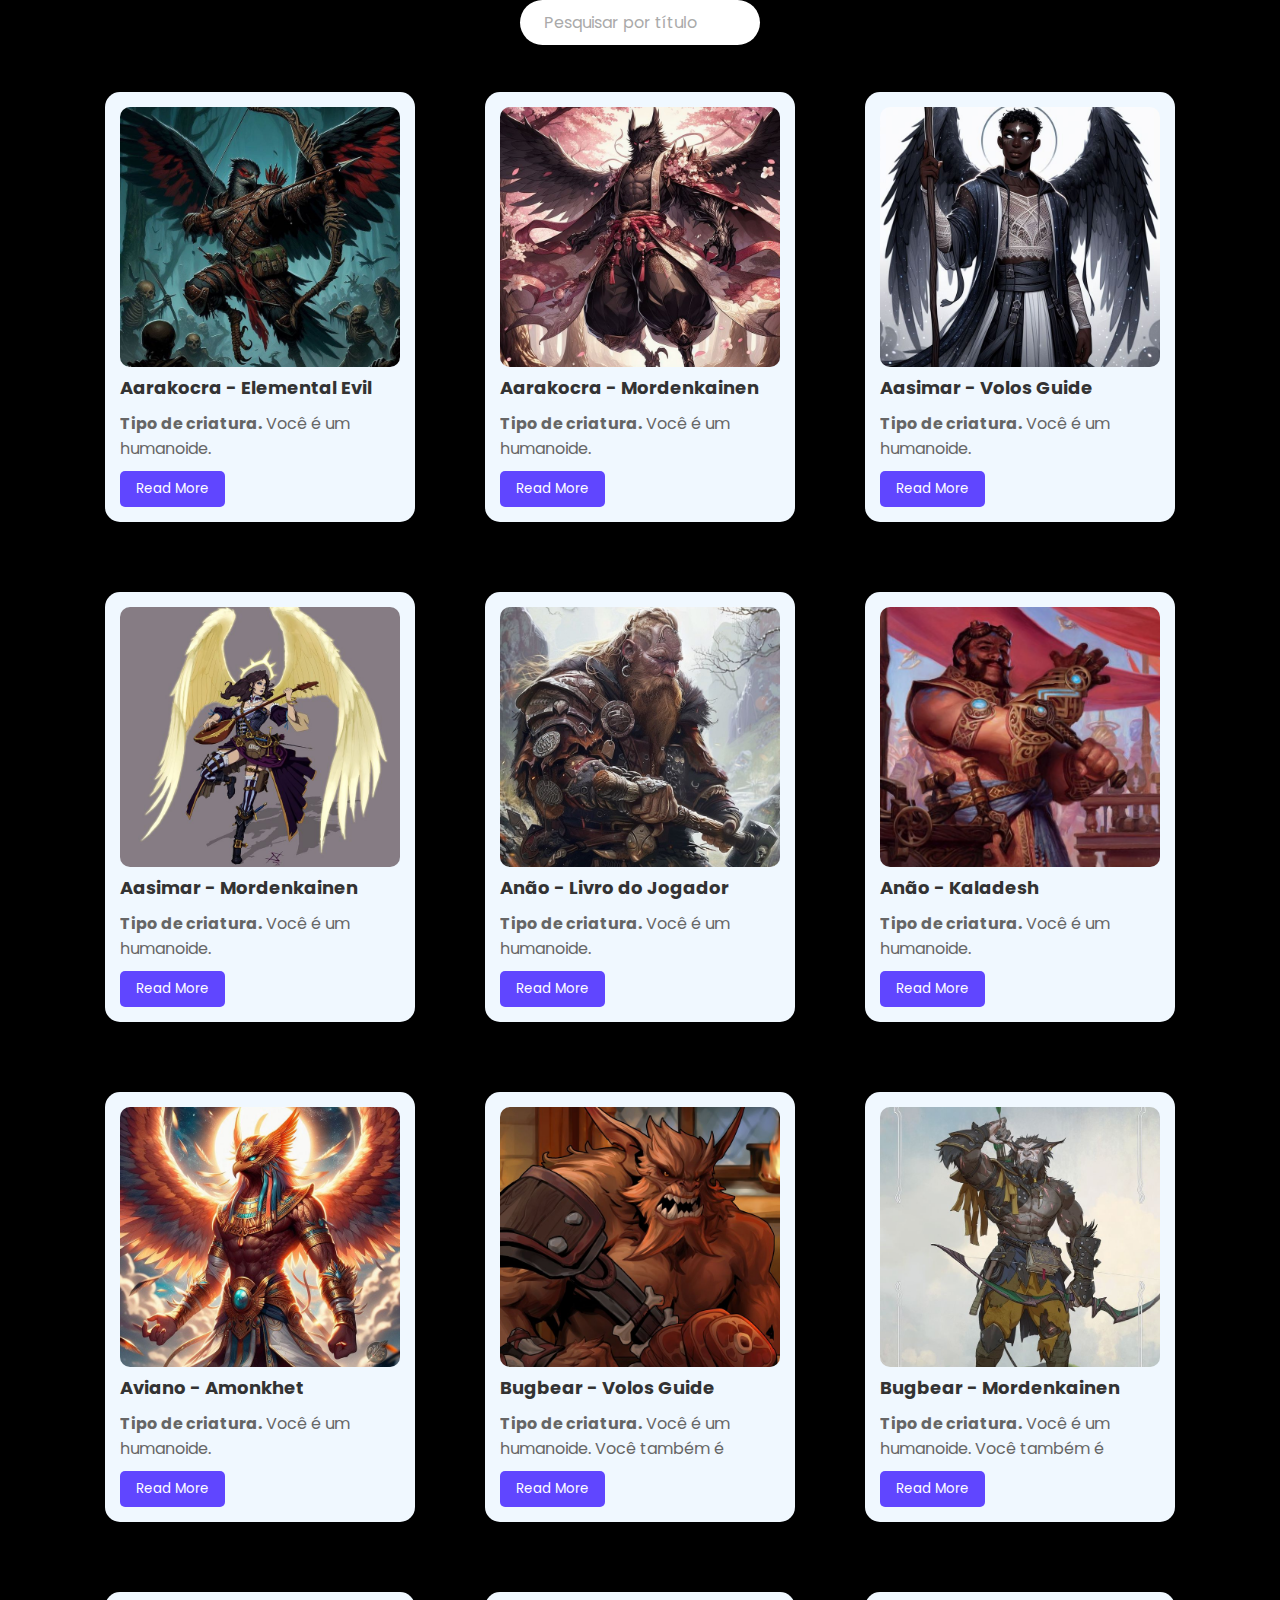
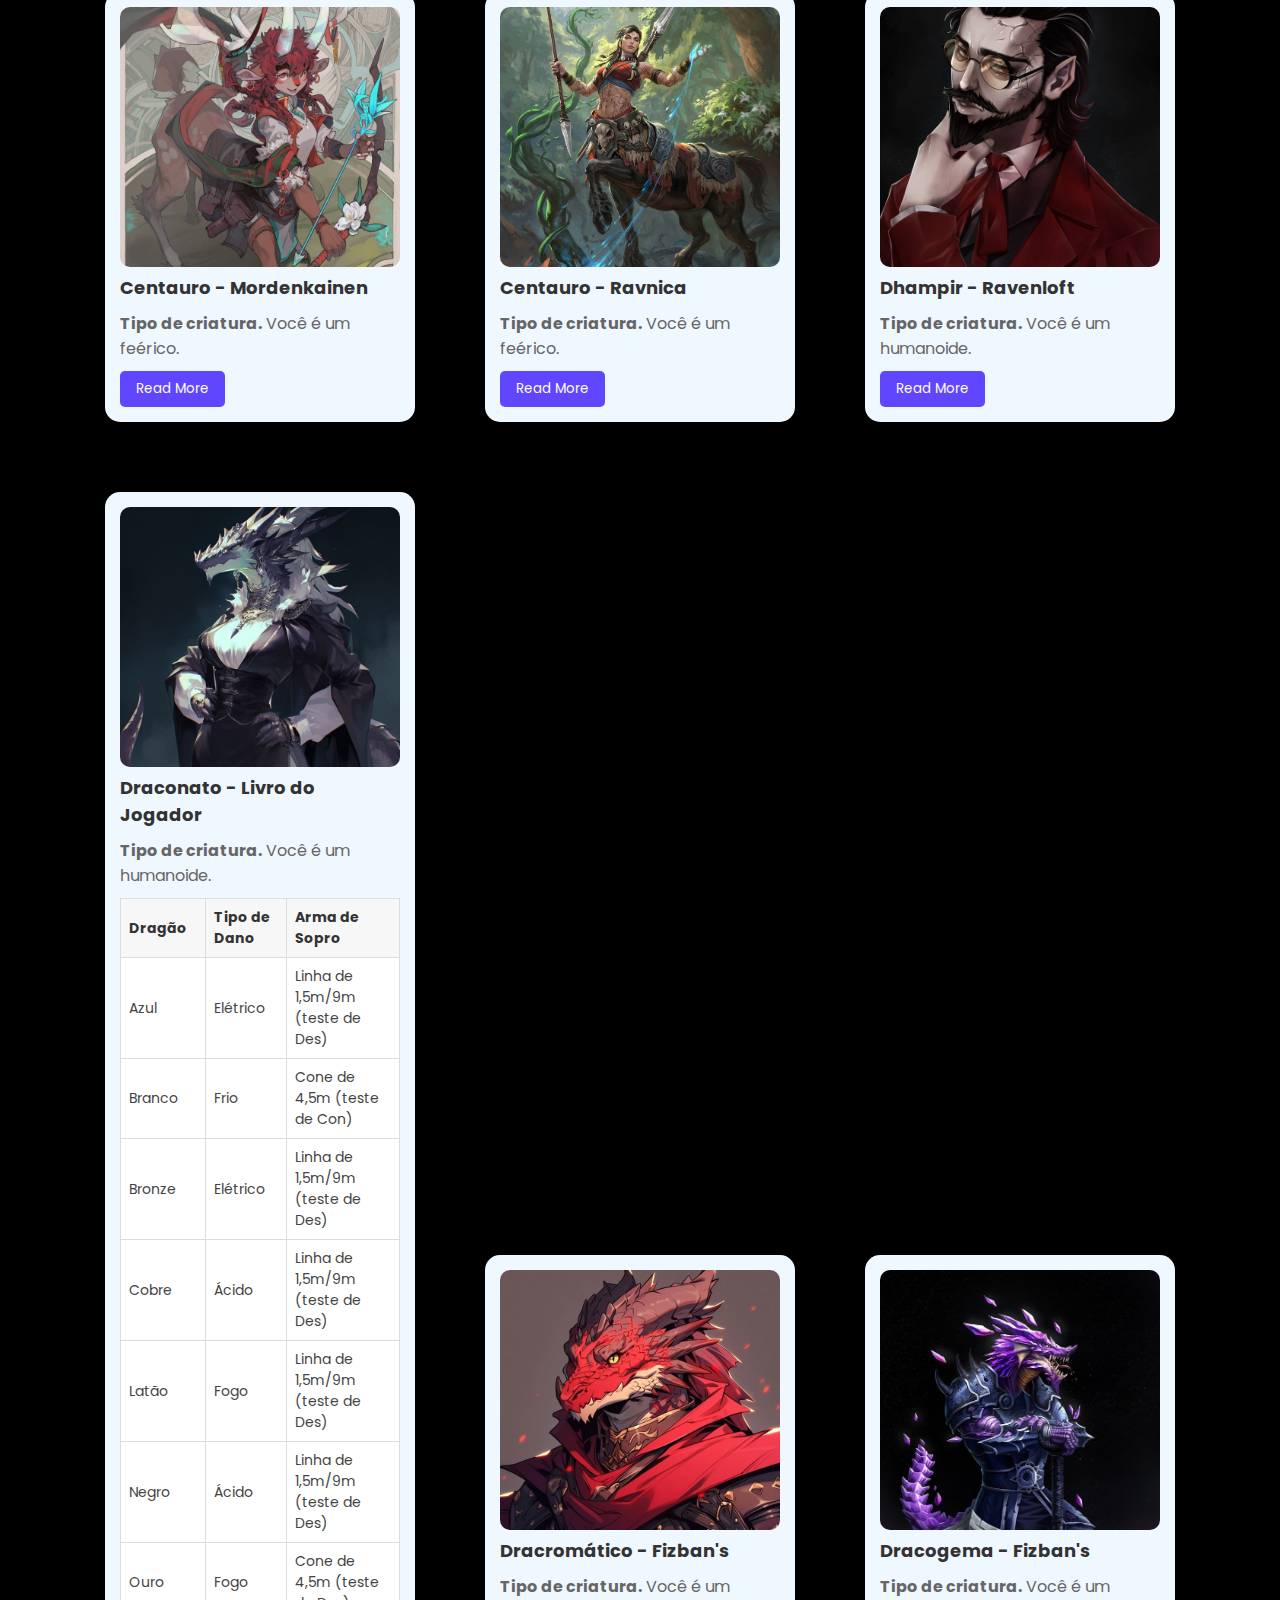
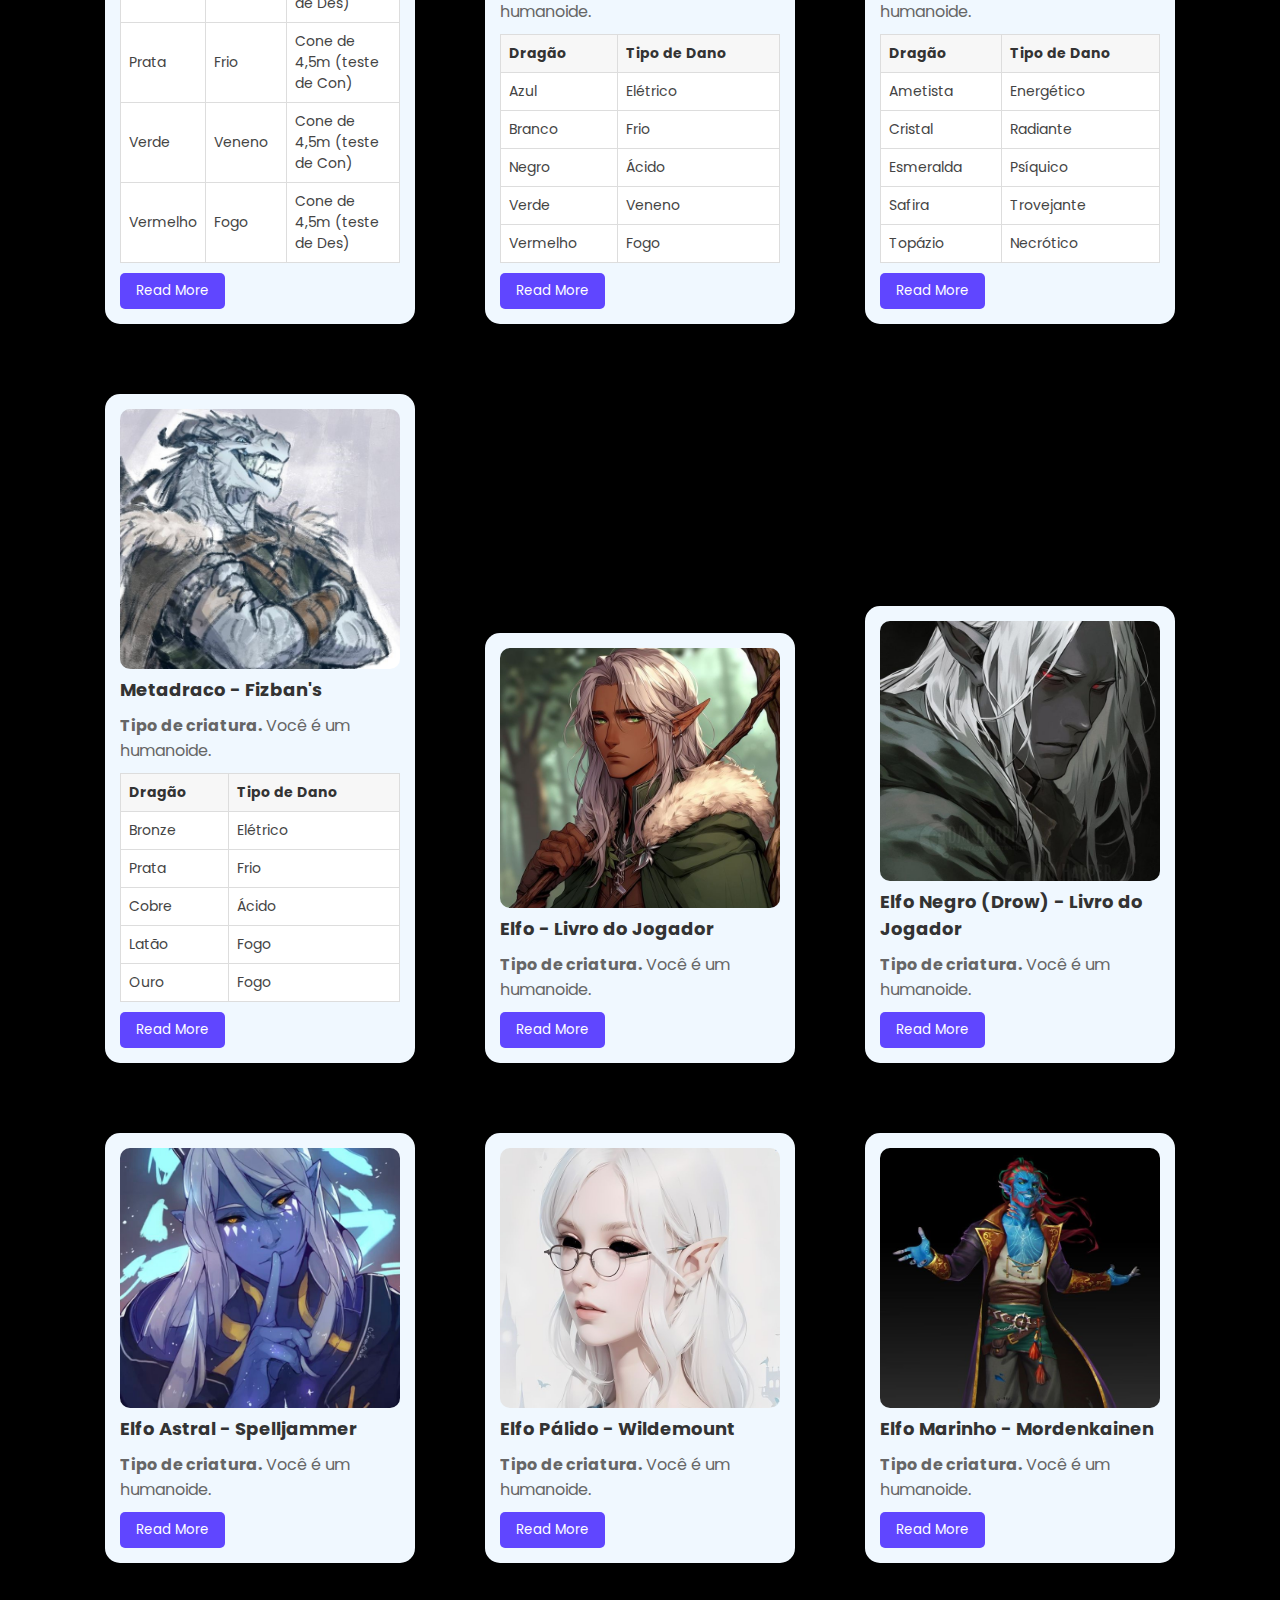
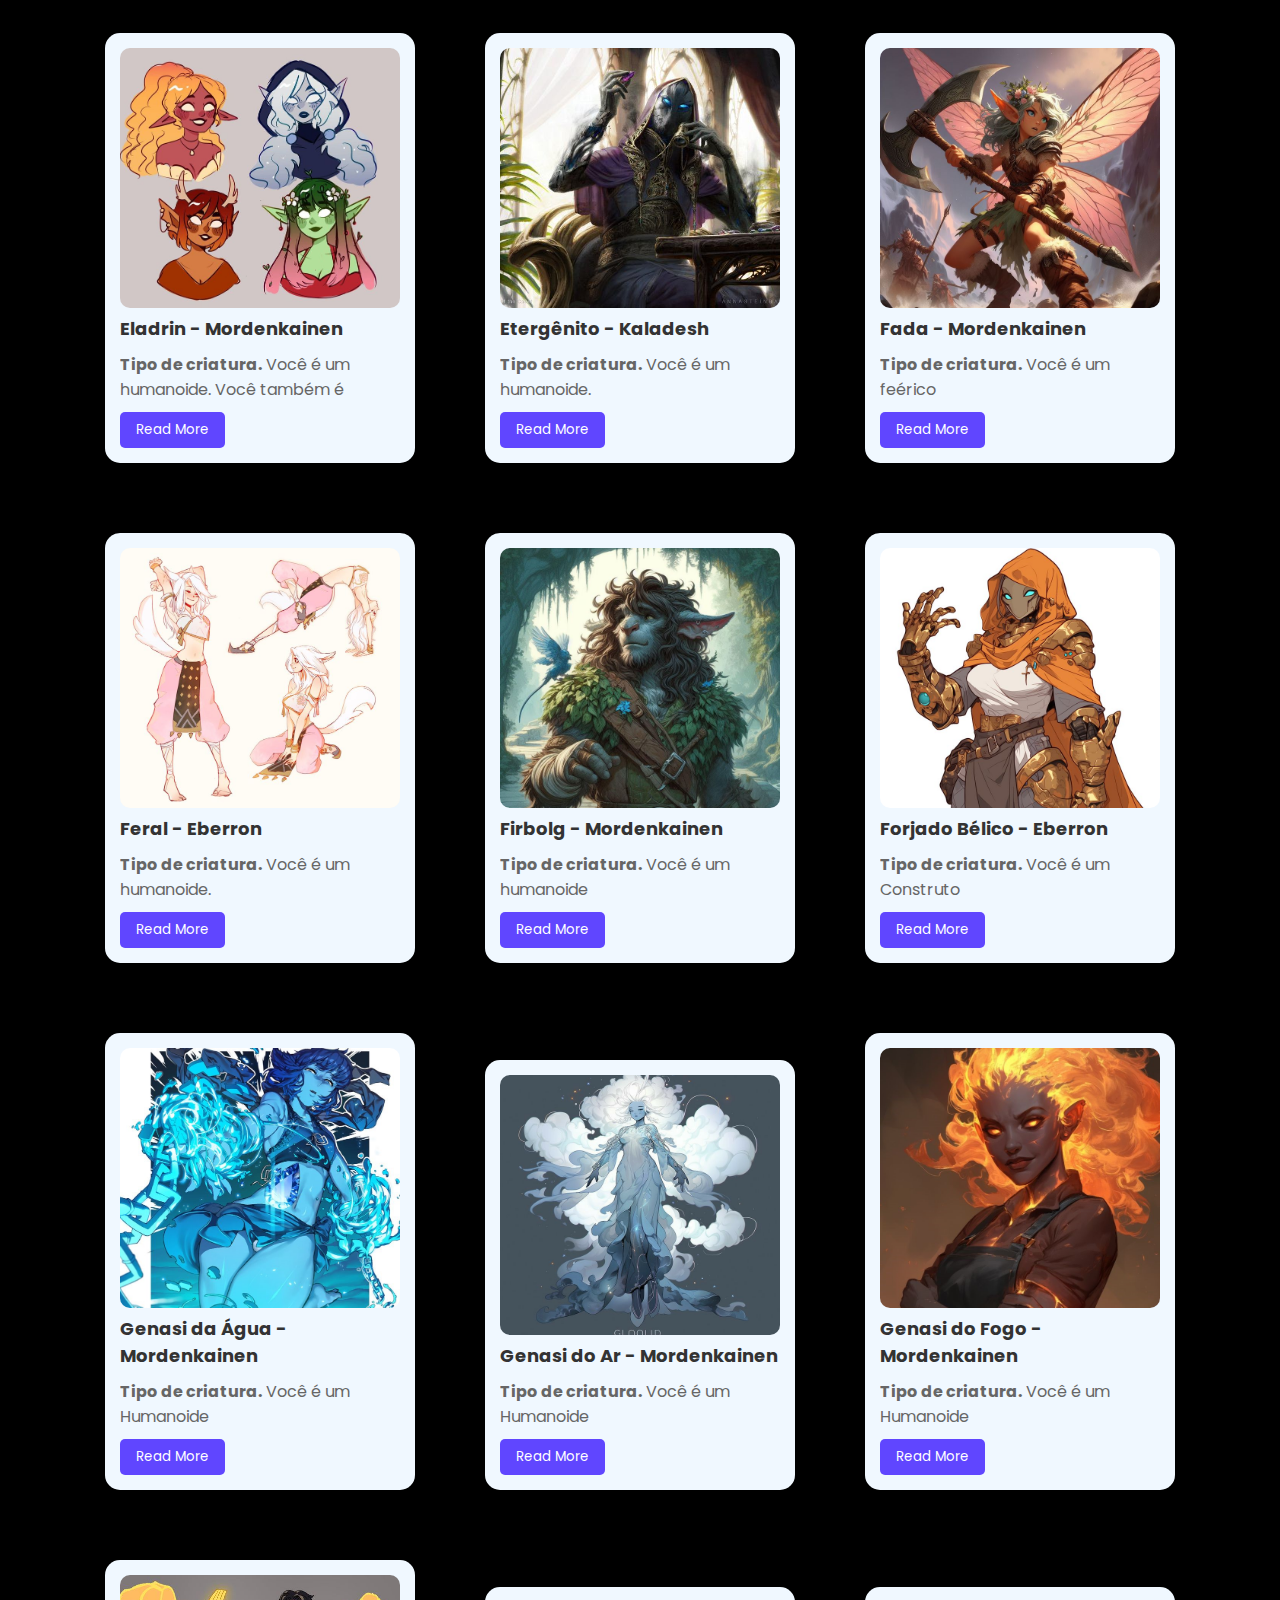
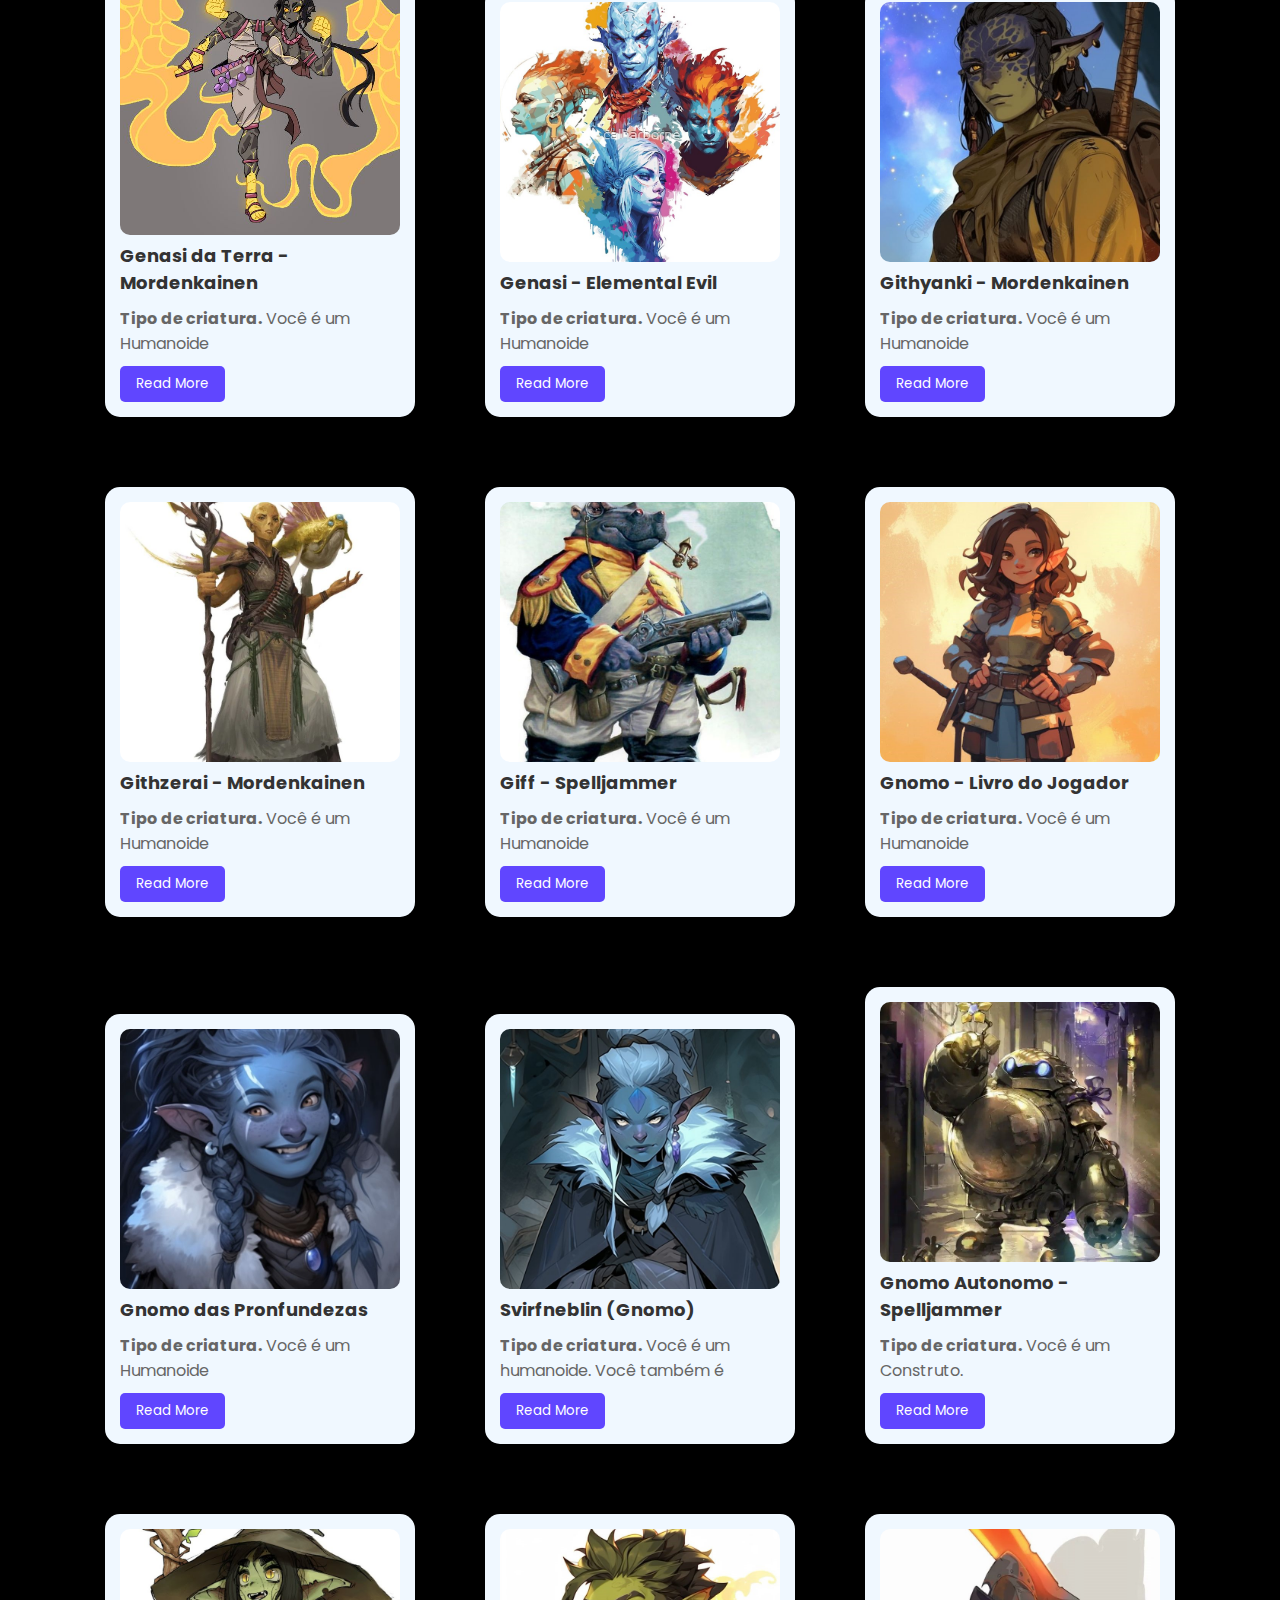
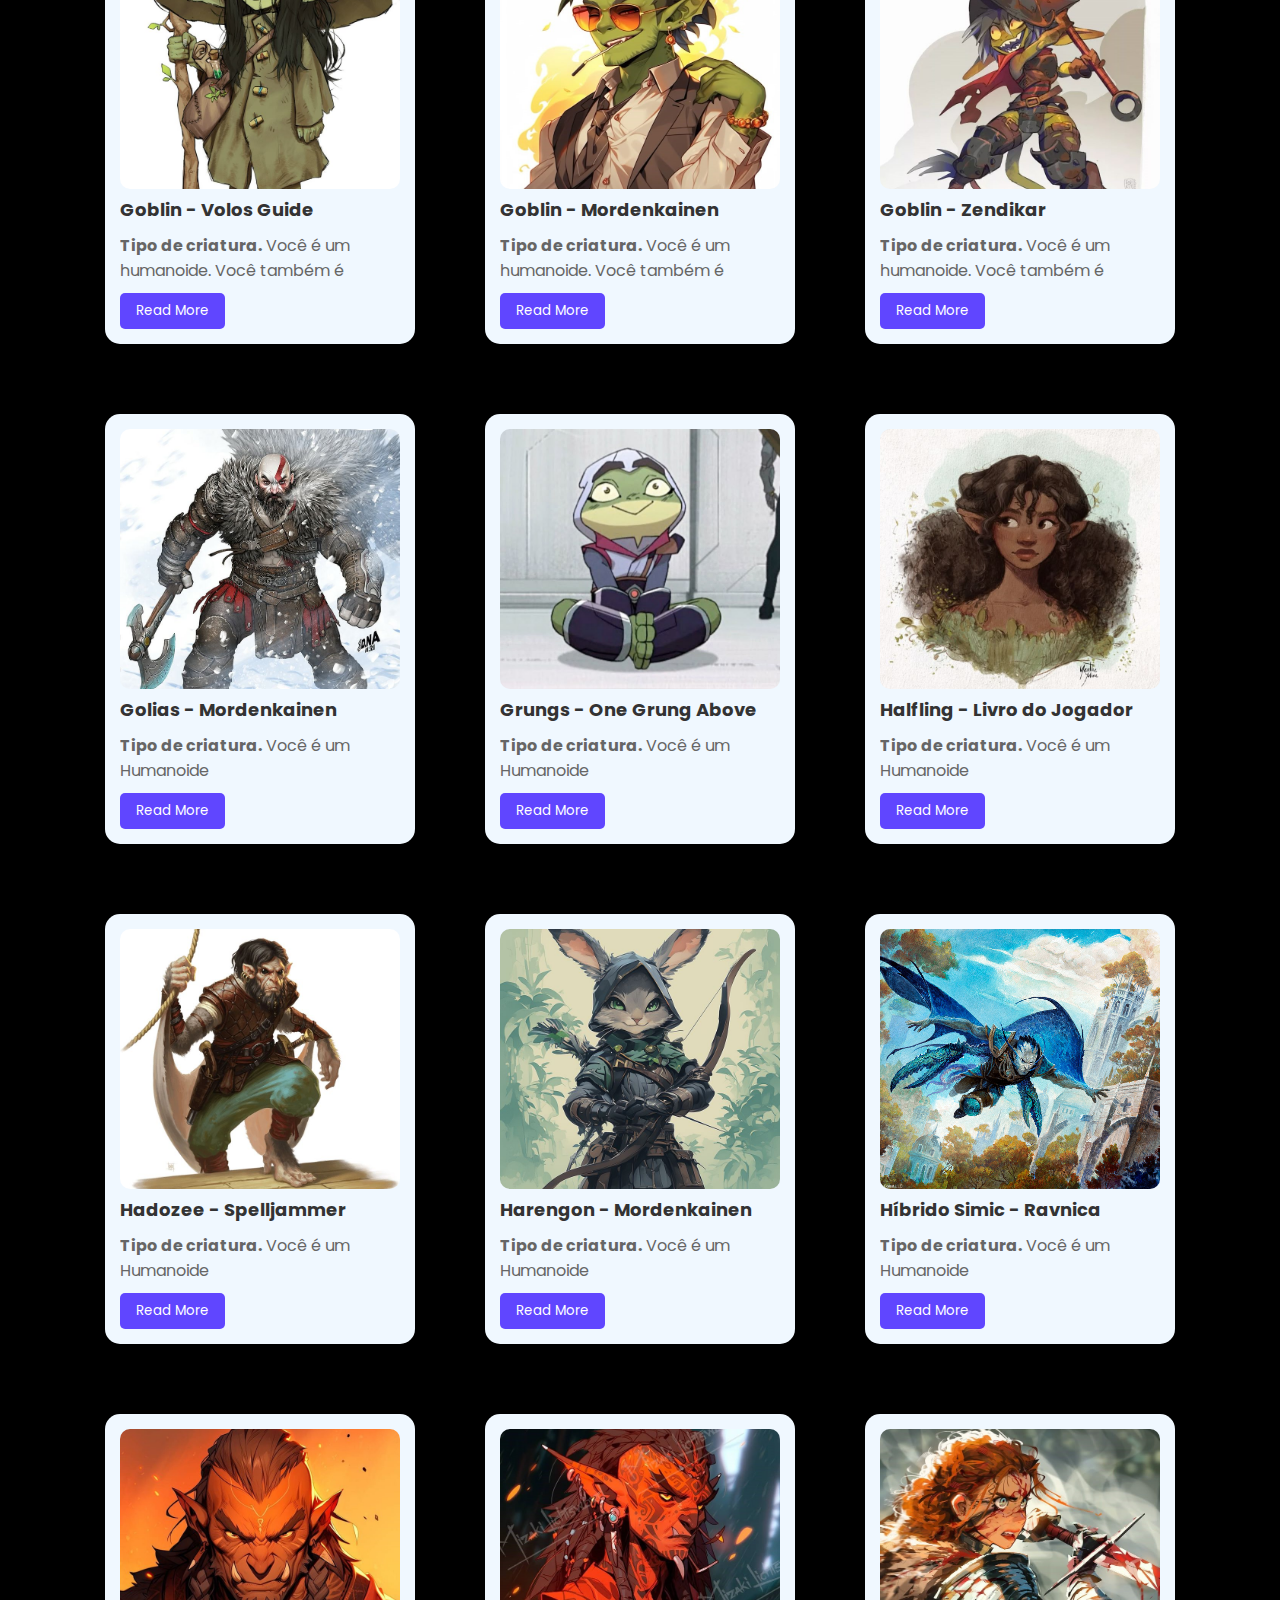
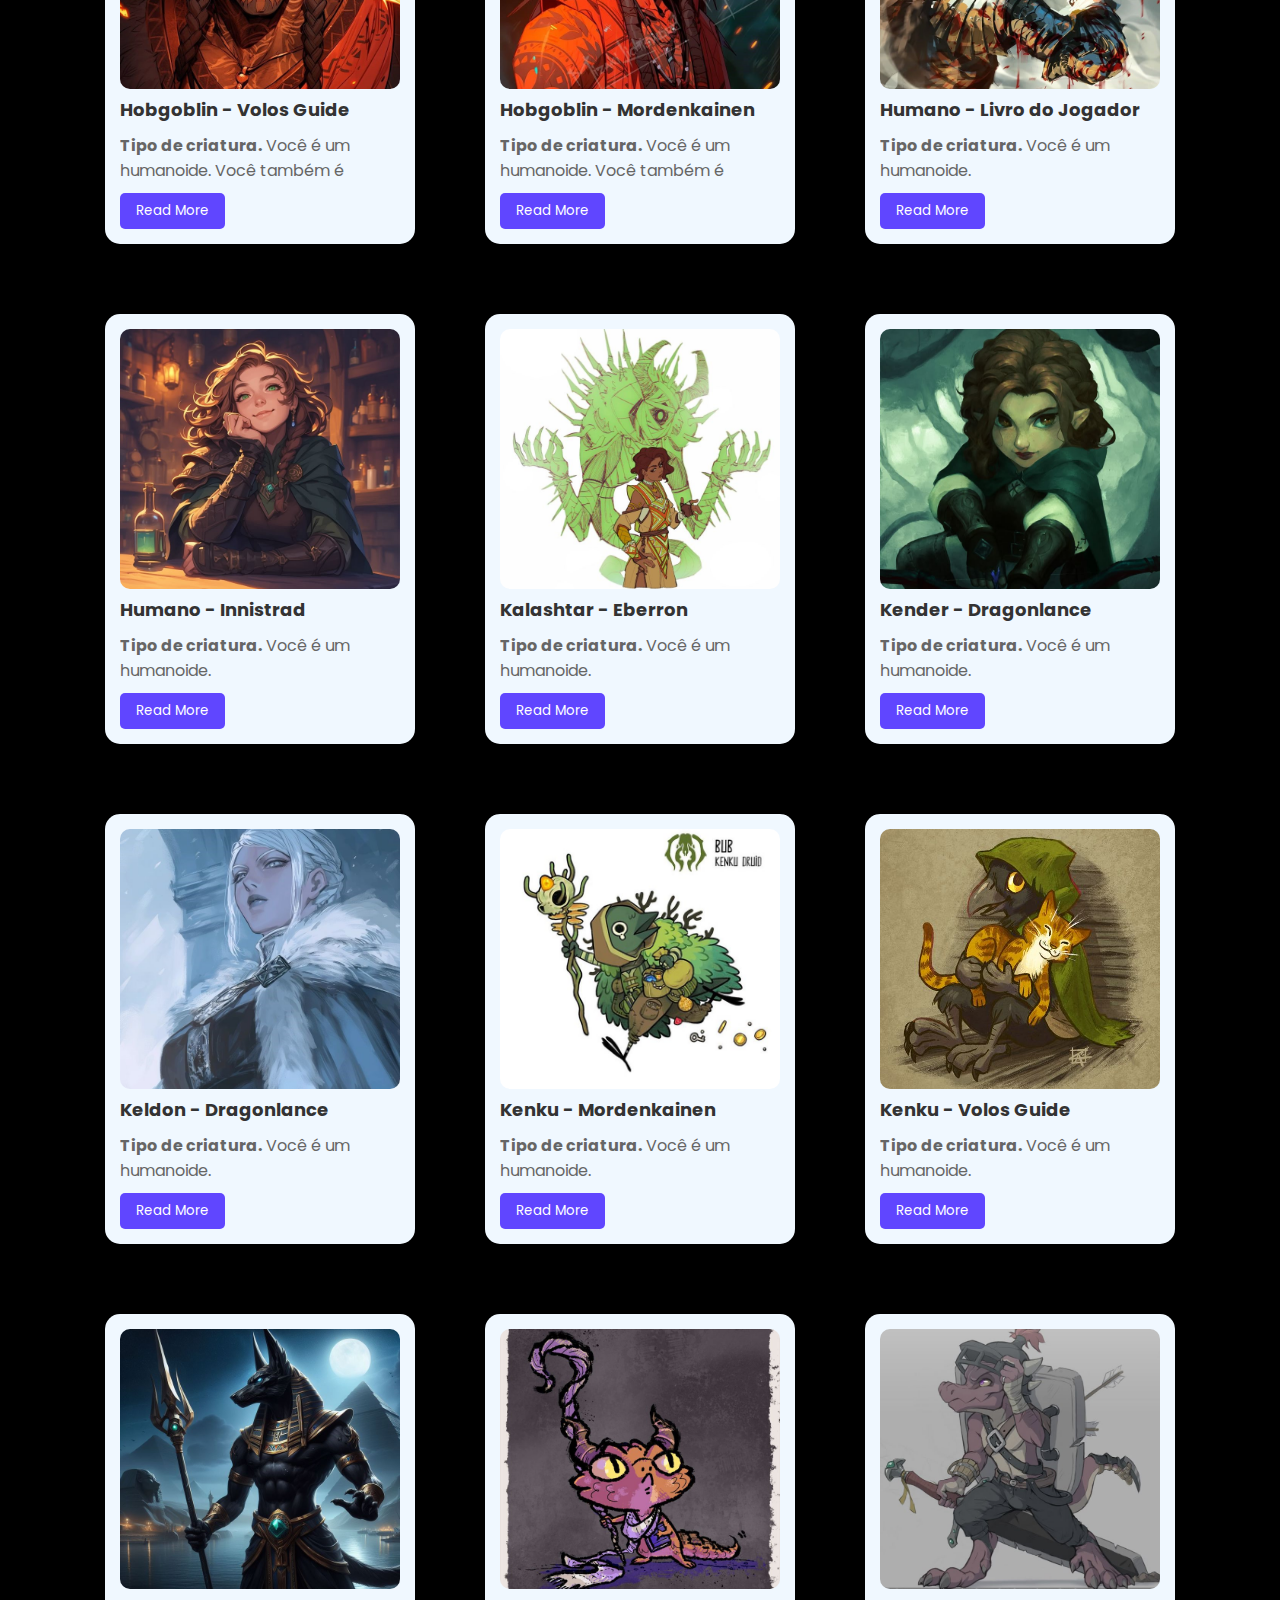
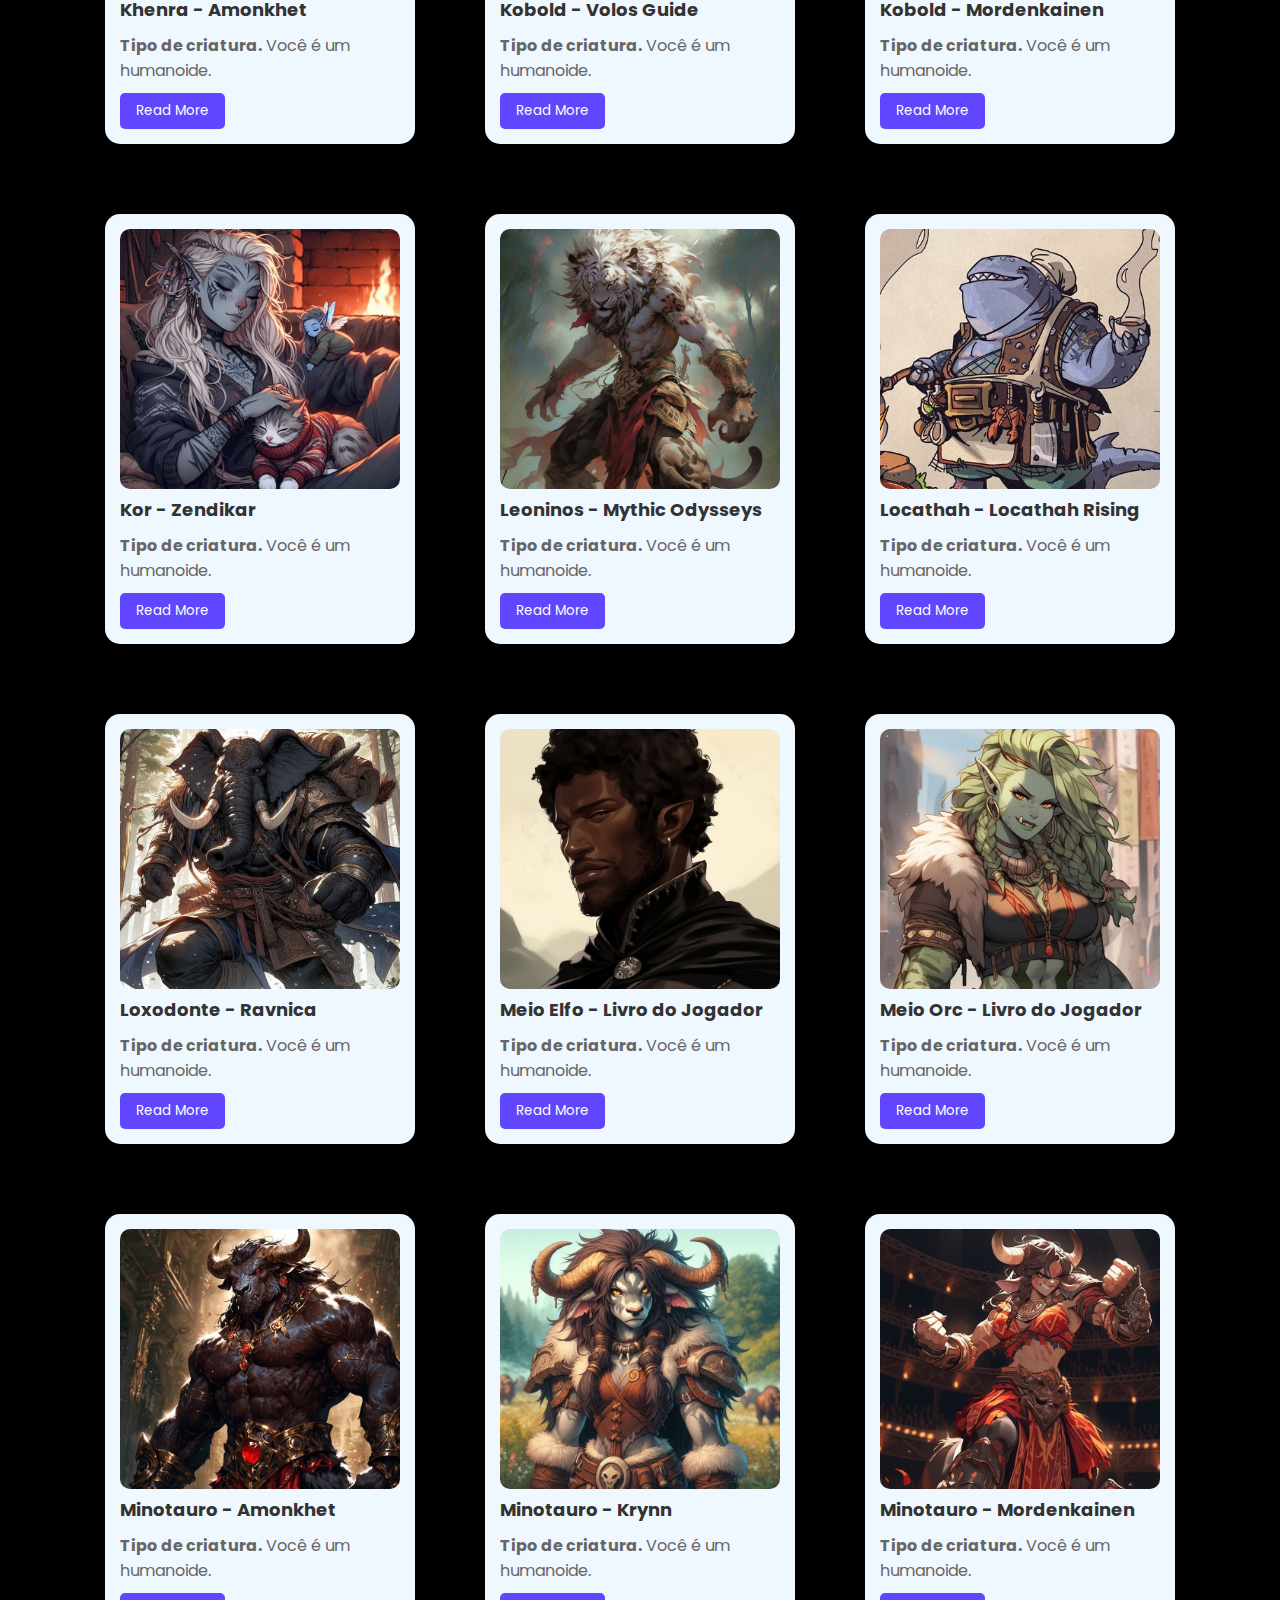
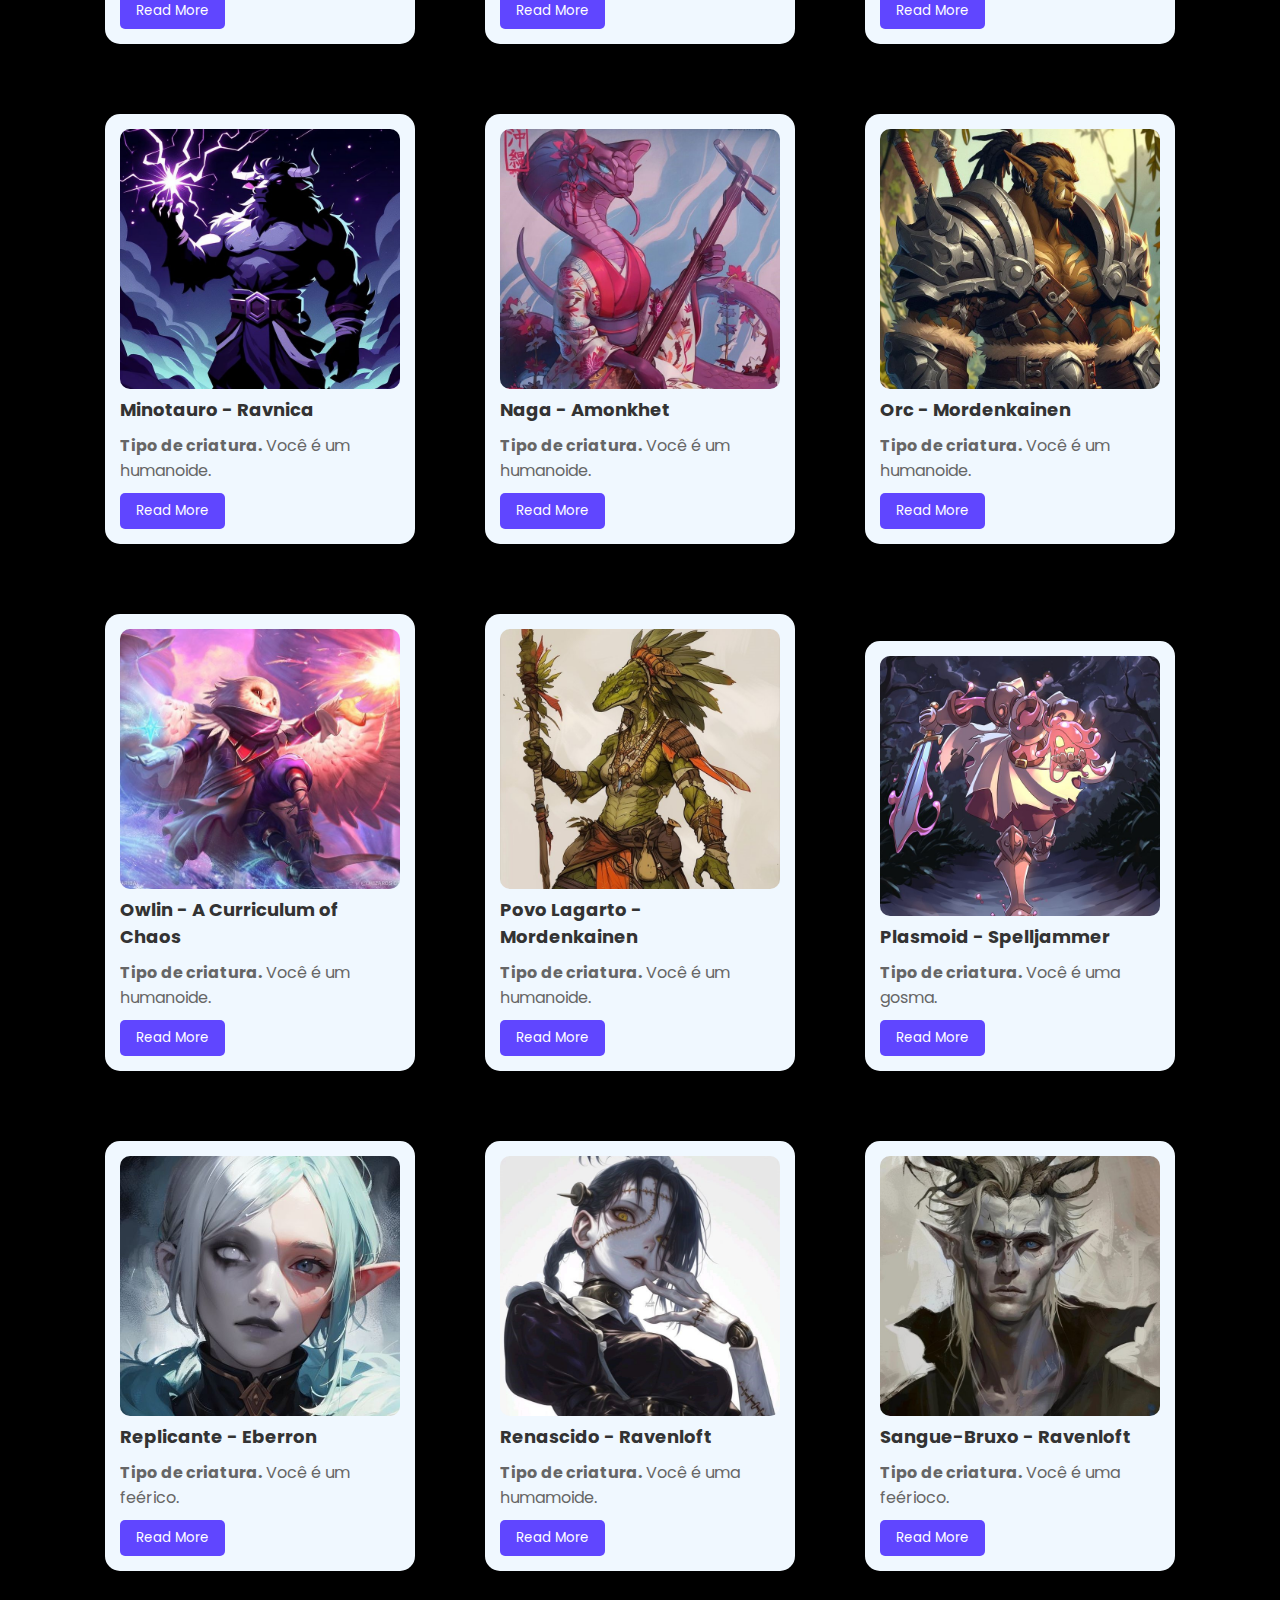
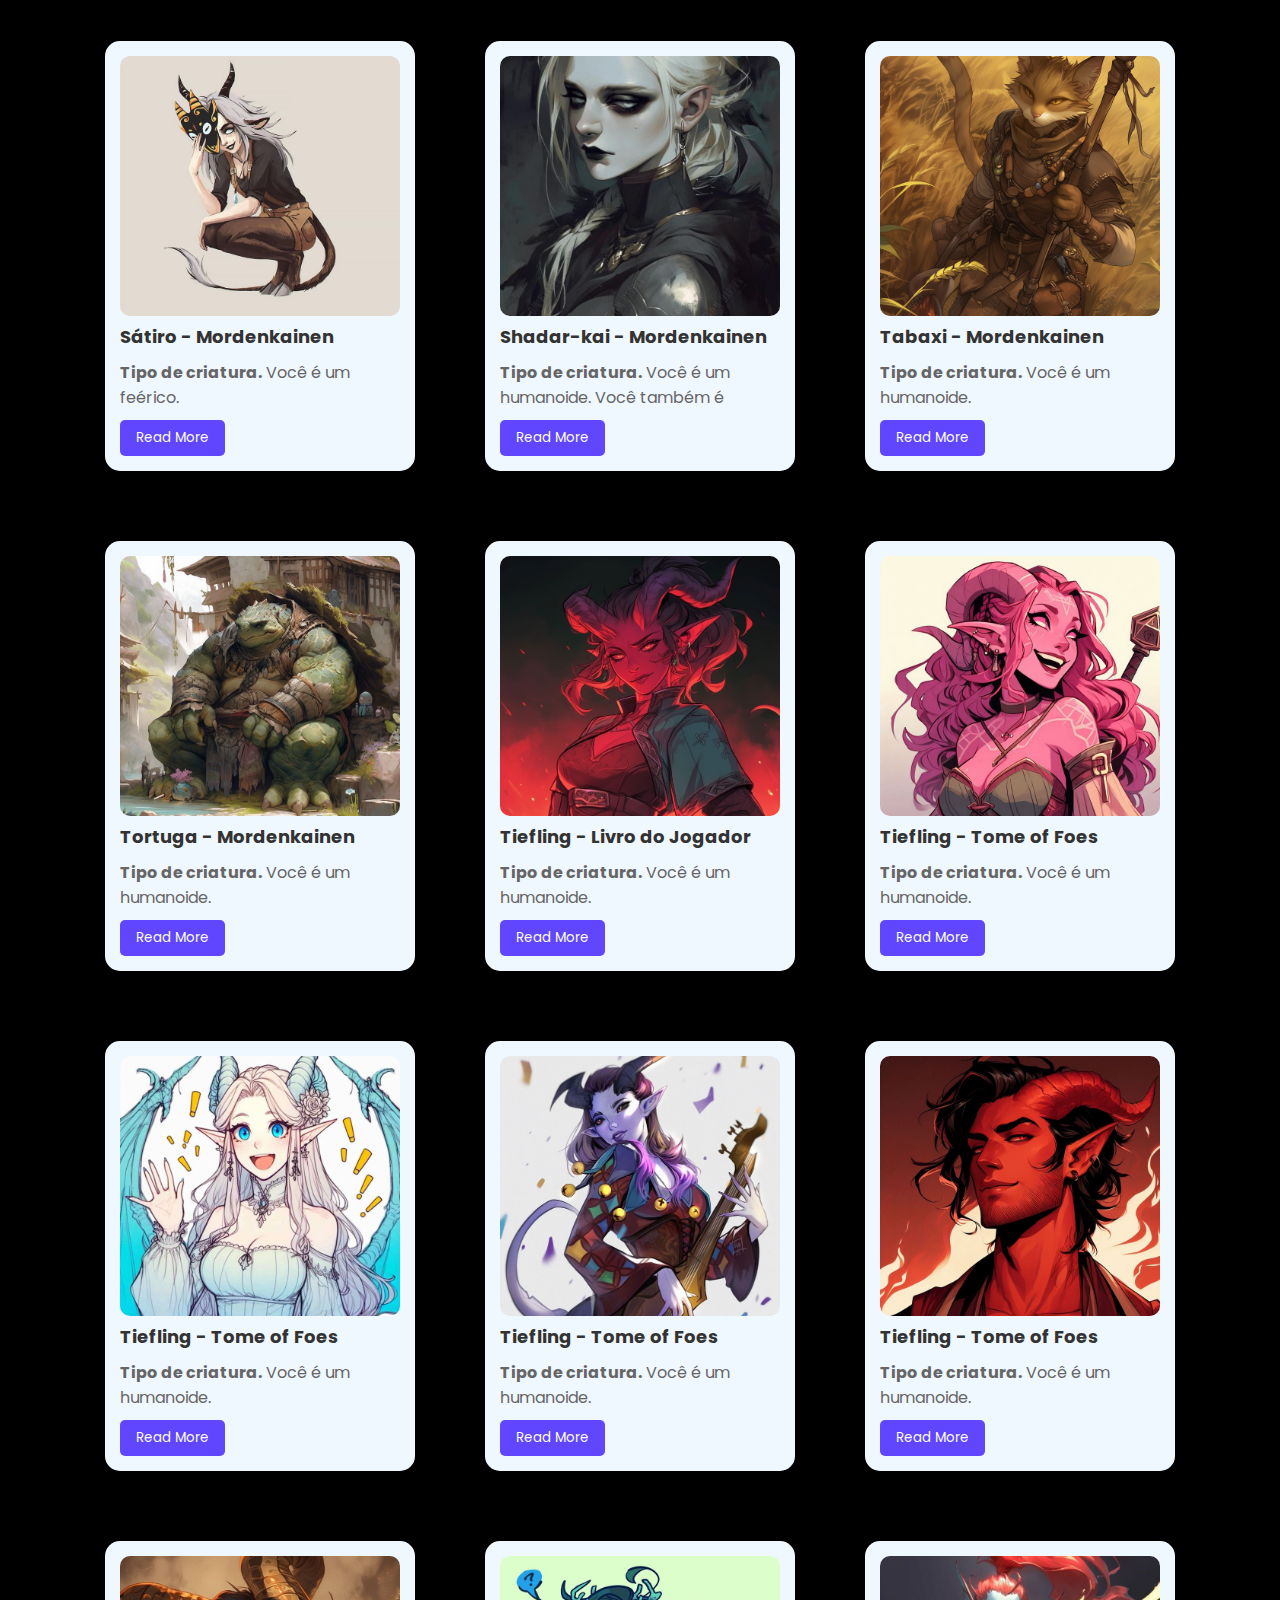
<file: index.html>
<!DOCTYPE html>
<html lang="pt-br">
<head>
    <meta charset="UTF-8">
    <meta http-equiv="X-UA-Compatible" content="IE=edge">
    <meta name="viewport" content="width=device-width, initial-scale=1.0">
    <title>Responsive Cards</title>
    <link rel="stylesheet" href="style.css">
</head>
<body>
    <!-- Campo de busca -->
    <div class="input-group">
        <div class="input-icon">
            <i class="fa-solid fa-magnifying-glass"></i>
        </div>
        <input id="search" type="text" class="input-field" placeholder="Pesquisar por título">
    </div>

    <!-- Container de cards -->
    <div class="flex-box" id="cards-container">
        <div class="card">
            <img src="Raças/Aarakocra Ranger.jpg" alt="Aarakocra Ranger">
            <h3 class="title">Aarakocra - Elemental Evil</h3>
            <p class="text">
                <b>Tipo de criatura.</b> Você é um humanoide.
                <br>
                <br>
                <b>Idade.</b> Um aarakocra atinge a maturidade aos 3 anos. Comparado com humanos, um aarakocra geralmente não vive mais de 30 anos.
                <br>
                <br>
                <b>Tendência.</b> A maioria dos aarakocras são bons e raramente escolhem lados em se tratando de ordem e caos. Líderes tribais e guerreiros podem ser leais, enquanto que exploradores e aventureiros podem tender a serem caóticos.
                <br>
                <br>
                <b>Tamanho.</b> Os aarakocras têm aproximadamente 1,5 m de altura. Eles têm corpos magros e leves que pesam entre 40 e 50 quilos. Seu tamanho é Médio.
                <br>
                <br>
                <b>Deslocamento.</b> Seu deslocamento base de caminhada é 7,5 metros.
                <br>
                <br>
                <b>Voo.</b> Você tem deslocamento de voo de 15 metros. Para usar esse deslocamento, você não pode estar vestindo armadura média ou pesada.
                <br>
                <br>
                <b>Garras.</b> Você tem garras que causam 1d4 de dano cortante ao atingirem.
                <br>
                <br>
                <b>Idiomas.</b> Você pode falar, ler e escrever Comum, Aarakocra e Auran.
            </p>
            <button class="btn">Read More</button>
        </div>
        <div class="card">
            <img src="Raças/Aarakocra - Mordenkainen.jpg" alt="Aarakocra Mordenkainen">
            <h3 class="title">Aarakocra - Mordenkainen</h3>
            <p class="text">
                <b>Tipo de criatura.</b> Você é um humanoide.
                    <br>
                    <br>
                    <b>Idade.</b> Um aarakocra atinge a maturidade aos 3 anos. Comparado com humanos, um aarakocra geralmente não vive mais de 30 anos.
                    <br>
                    <br>
                    <b>Tendência.</b> A maioria dos aarakocra são bons e raramente escolhem lados em se tratando de ordem e caos. Líderes tribais e guerreiros podem ser leais, enquanto que exploradores e aventureiros podem tender a serem caóticos.
                    <br>
                    <br>
                    <b>Tamanho.</b> Os aarakocras têm aproximadamente 1,5 m de altura. Eles têm corpos magros e leves que pesam entre 40 e 50 quilos. Seu tamanho é Médio.
                    <br>
                    <br>
                    <b>Deslocamento.</b> Seu deslocamento base de caminhada é 9 metros.
                    <br>
                    <br>
                    <b>Voo.</b> Devido às suas asas, você tem deslocamento de voo equivalente ao seu deslocamento de caminhada. Você não pode usar esse deslocamento de voo se estiver usando uma armadura média ou pesada.
                    <br>
                    <br>
                    <b>Garras.</b> Você tem garras que pode usar para desferir golpes desarmados. Quando você acerta com elas, o golpe causa dano cortante igual a 1d6 + seu modificador de Força, ao invés do dano contundente normal para um golpe desarmado.
                    <br>
                    <br>
                    <b>Manipulador de Vento.</b> A partir do 3° nível, você pode conjurar a magia lufada de vento usando este traço, sem exigir componente material. Uma vez que conjurar essa magia com esse traço, você não poderá fazê-lo novamente até terminar 
                    um descanso longo. Você também pode conjurar a magia usando quaisquer espaços de magia de 2° círculo ou superior que você tenha. Inteligência, Sabedoria ou Carisma é seu atributo de conjuração quando você conjura lufada de vento utilizando 
                    este traço (escolha um ao selecionar esta raça)
                    <br>
                    <br>
                    <b>Idiomas.</b> Você pode falar, ler e escrever Comum, Aarakocra e Auran.
            </p>
            <button class="btn">Read More</button> 
        </div>
        <div class="card">
            <img src="Raças/Male Aasmiar.jpg" alt="Aasimar - Volos Guide">
            <h3 class="title">Aasimar - Volos Guide</h3>
            <p class="text">
                <b>Tipo de criatura.</b> Você é um humanoide.
                <br>
                <br>
                <b>Idade.</b> Aasimar amadurecem no mesmo ritmo que os humanos, mas podem viver até os 160 anos. 
                <br>
                <br>
                <b>Tendência.</b> Imbuídos com poder celestial, a maioria dos Aasimar são bons. Aasimar exilados são comumente neutros ou mesmo malignos. 
                <br>
                <br>
                <b>Tamanho.</b> Aasimar tem as mesmas características de peso e altura que os humanos. Seu tamanho é Médio.
                <br>
                <br>
                <b>Deslocamento.</b> Seu deslocamento base de caminhada é 9 metros.
                <br>
                <br>
                <b>Visão no escuro.</b> Abençoado com uma alma radiante, sua visão facilmente corta as trevas. Você enxerga na penumbra a até 18 metros como se fosse luz plena, e no escuro como se fosse na penumbra. Você não pode discernir cores no escuro, apenas tons de cinza. 
                <br>
                <br>
                <b>Resistência Celestial.</b> Você tem resistência a
                dano necrótico e radiante.
                <br>
                <br>
                <b>Mãos Curadoras.</b> Com uma ação, você pode tocar uma criatura e fazer com que ela recupere um numero de pontos de vida igual ao seu nível. Após usar essa característica, você não pode usa-la novamente até realizar um descanso longo. 
                <br>
                <br>
                <b>Portador da Luz.</b> Você conhece o truque luz.
                Carisma é a habilidade usada para conjurar este
                truque
                <br>
                <br>
                <b>Idiomas.</b> Você pode falar, ler e escrever Comum e Celestial.<br>
                <br>
                <b>Sub-raça.</b> Existem três sub-raças de aasimar: Protetores, flagelo e Caído. Escolha uma delas para o seu personagem.
                <br>
                <br>
                <b>- AASIMAR PROTETOR</b>
                <br>
                <br>
                <b>Alma Radiante.</b> Começando no terceiro nível, você pode usar uma ação para liberar sua energia divina interior, fazendo seus olhos reluzirem, e duas asas incorpóreas e luminosas brotarem de suas costas. Sua transformação dura por 1 minuto ou até
                você finalizá-la com uma ação bônus. Enquanto durar, você ganha deslocamento de voo de 9 m, e uma vez em cada um de seus turnos, pode causar dano extra radiante para um alvo que você causar dano com um ataque ou magia. O dano extra
                radiante é igual seu nível. Após usar essa característica, você não pode usá-la novamente até completar um descanso longo.
                <br>
                <br>
                <b>- AASIMAR FLAGELO</b>
                <br>
                <br>
                <b>Consumo Radiante.</b> Começando no terceiro nível, você pode usar sua ação para liberar sua energia divina interior, irradiando uma luz cauterizante, derramando de seus olhos e boca, ameaçando carbonizar você.
                Sua transformação dura por 1 minuto ou até você encerrá-la com uma ação bônus. Enquanto durar, você irradia luz intensa em um raio de 3 m e penumbra por 3 m adicionais, e no final de cada
                um de seus turnos, você e cada criatura dentro de um raio de 3 metros recebem dano radiante igual a metade do seu nível (arredondado para cima). Adicionalmente, em cada um de seus turnos, você
                causa dano extra radiante a um alvo quando você causa dano a ela com um ataque ou magia. O dano extra é igual ao seu nível. Uma vez que você use  esse traço, você não podeusá-lo novamente até  terminar um descanso longo. 
                <br>
                <br>
                <b>- AASIMAR CAÍDO</b>
                <br>
                <br>
                <b>Manto Necrótico.</b> Começando no terceiro nível, você pode usar sua ação para liberar sua energia divina interior, fazendo com que seus olhos se tornem poços de trevas, e duas asas esqueléticas, fantasmagóricas brotem de suas costas. No instante que
                você se transforma, outras criaturas num raio de 3 m que podem ver você precisam passar num teste de resistência de Carisma (CD 8 + seu bônus de proficiência + modificador de Carisma) ou ficar amedrontadas até o final de seu
                próximo turno. Sua transformação dura por 1 minuto ou até você termina-la com uma ação bônus. Enquanto durar, em cada um de seus turnos, você causa dano necrótico extra com um ataque ou magia. O dano
                necrótico extra é igual ao seu nível. Uma vez que você use esse traço, você não pode usá-lo novamente até terminar um descanso longo.
            </p>
            <button class="btn">Read More</button>
        </div>
        <div class="card">
            <img src="Raças/Aasimar.jpg" alt="Aasmiar">
            <h3 class="title">Aasimar - Mordenkainen</h3>
            <p class="text">
                <b>Tipo de criatura.</b> Você é um humanoide.
                <br>
                <br>
                <b>Idade.</b> Aasimar amadurecem no mesmo ritmo que os humanos, mas podem viver até os 160 anos. 
                <br>
                <br>
                <b>Tendência.</b> Imbuídos com poder celestial, a maioria dos Aasimar são bons. Aasimar exilados são comumente neutros ou mesmo malignos. 
                <br>
                <br>
                <b>Tamanho.</b> Aasimar tem as mesmas características de peso e altura que os humanos. Seu tamanho é Médio ou Pequena.
                <br>
                <br>
                <b>Deslocamento.</b> Seu deslocamento base de caminhada é 9 metros.
                <br>
                <br>
                <b>Visão no escuro.</b> Abençoado com uma alma radiante, sua visão facilmente corta as trevas. Você enxerga na penumbra a até 18 metros como se fosse luz plena, e no escuro como se fosse na penumbra. Você não pode discernir cores no escuro, apenas tons de cinza. 
                <br>
                <br>
                <b>Resistência Celestial.</b> Você tem resistência a dano necrótico e radiante.
                <br>
                <br>
                <b>Mãos Curadoras.</b> Como uma ação, você pode tocar uma criatura e rolar um número de d4s equivalente ao seu bônus de proficiência. A criatura recupera pontos de vida iguais ao total obtido. Uma vez que você usar este traço, não poderá usá-lo novamente até terminar um descanso longo.
                <br>
                <br>
                <b>Portador da Luz.</b> Você conhece o truque luz. Carisma é o atributo usado na conjuração dele.
                <br>
                <br>
                <b>Idiomas.</b> Você pode falar, ler e escrever Comum e Celestial.<br>
                <br>
                <b>Revelação Celestial.</b> Quando você alcançaro 3° nível, escolha uma das opções de revelação abaixo. Dali em diante, você pode usar uma ação bônus para liberar a energia celestial dentro de você, obtendo os benefícios dessa revelação. Sua transformação dura 1 minuto, ou até que você use uma ação bônus para encerrá-la. Uma vez que você se transformar utilizando a revelação abaixo, não poderá usá-la novamente até terminar um descanso longo:
                <br>
                <br>
                <b>- AASIMAR PROTETOR</b>
                <br>
                <br>
                <b>Alma Radiante.</b> Duas asas espectrais luminosas surgem temporariamente de suas costas. Até que a transformação se encerre, você tem deslocamento de voo equivalente ao seu deslocamento de caminhada, e uma vez por turno você pode causar dano radiante extra ao causar dano a um alvo utilizando um ataque ou unia magia. O dano extra é igual ao seu bônus de proficiência.
                <br>
                <br>
                <b>- AASIMAR FLAGELO</b>
                <br>
                <br>
                <b>Consumo Radiante.</b> Luz abrasadora irradia temporariamente de seus olhos e boca. Pela duração, você emite luz plena em um raio de 3 metros e meia-luz por 3 metros adicionais, e ao final de cada um de seus turnos, cada criatura a até 3 metros de você sofre dano radiante igual ao seu bônus de proficiência. Até que a transformação se encerre, uma vez por turno você pode causar dano radiante extra ao causar dano a um alvo utilizando um ataque ou uma magia. O dano extra é igual ao seu bônus de proficiência.
                <br>
                <br>
                <b>- AASIMAR CAÍDO</b>
                <br>
                <br>
                <b>Manto Necrótico.</b> Seus olhos se transformam brevemente em poços de escuridão, e asas fantasmagóricas, porém incapazes de voar, brotam temporariamente de suas costas. Criaturas que não sejam seus aliados a até 3 metros de você e que possam vê-lo devem ser bem-sucedidos em uma salvaguarda de Carisma (CD 8 + seu bônus de proficiência + seu modificador de Carisma) ou ficar amedrontadas por você até o fim do seu próximo turno. Até que a transformação se encerre, uma vez por turno você pode causar dano necrótico extra ao causar dano a um alvo utilizando um ataque ou uma magia. O dano extra é igual ao seu bônus de proficiência.
            </p>
            <button class="btn">Read More</button>
        </div>
        <div class="card">
            <img src="Raças/Anão.jpg" alt="Anão">
            <h3 class="title">Anão - Livro do Jogador</h3>
            <p class="text">
                <b>Tipo de criatura.</b> Você é um humanoide.
                <br>
                <br>
                <b>Idade.</b> Anões tornam-se maduros na mesma proporção que os humanos, mas são considerados jovens até atingirem a idade de 50 anos. Em média eles vivem 350 anos.
                <br>
                <br>
                <b>Tendência.</b> A maioria dos anões é leal, pois
                acreditam firmemente nos benefícios de uma
                sociedade bem organizada. Eles tendem para o
                bem, com um forte senso de honestidade e uma
                crença de que todos merecem compartilhar os
                benefícios de uma ordem social justa.
                <br>
                <br>
                <b>Tamanho.</b> Anões estão entre 1,20 e 1,50 m de
                altura e pesam cerca de 75 kg. Seu tamanho é
                Médio. 
                <br>
                <br>
                <b>Deslocamento.</b> Seu deslocamento base de
                caminhada é de 7,5 m. Seu deslocamento não é
                reduzido quando estiver usando armadura pesada. 
                <br>
                <br>
                <b>Visão no escuro.</b> Acostumado à vida
                subterrânea, você tem uma visão superior no
                escuro e na penumbra. Você enxerga na penumbra
                a até 18 m como se fosse luz plena, e no escuro
                como se fosse na penumbra. Você não pode
                discernir cores no escuro, apenas tons de cinza.
                <br>
                <br>
                <b>Resiliência Anã.</b> Você possui vantagem em testes
                de resistência contra venenos e resistência contra
                dano de veneno. 
                <br>
                <br>
                <b>Treinamento Anão de Combate.</b> Você tem
                proficiência com machados de batalha,
                machadinhas, martelos leves e martelos de guerra.  
                <br>
                <br>
                <b>Proficiência com Ferramentas.</b> Você tem
                proficiência em uma ferramenta de artesão à sua
                escolha entre: ferramentas de ferreiro,
                suprimentos de cervejeiro ou ferramentas de
                pedreiro. 
                <br>
                <br>
                <b>Idiomas.</b> Você pode falar, ler e escrever Comum
                e Anão. O idioma Anão é repleto de consoantes
                duras e sons guturais, e essa característica
                influencia, como um sotaque, qualquer outro
                idioma que o anão falar.
                <br>
                <br>
                <b>Sub-raça.</b> Existem três sub-raças principais em
                Forgotten Realms: Anões Dourados, Anões do
                Escudo e os Duergar.
                <br>
                <br>
                <b>- ANÃO DA COLINA (ANÃO DOURADO)</b>
                <br>
                <br>
                <b>Tenacidade Anã.</b> Seu máximo de pontos de vida
                aumentam em 1, e cada vez que o anão dourado
                sobe um nível, ele recebe 1 ponto de vida adicional.
                <br>
                <br>
                <b>- ANÃO DA MONTANHA (ANÃO DO ESCUDO)</b>
                <br>
                <br>
                <b>Treinamento Anão com Armaduras.</b> Você
                adquire proficiência em armaduras leves e médias.
                <br>
                <br>
                <b>- ANÃO CINZENTO (DUERGAR) </b>
                <br>
                <br>
                <b>Visão no Escuro Superior.</b> Sua visão no escuro
                possui um raio de 36 m.
                <br>
                <br>
                <b>Idioma Adiciona.</b> Você pode falar, escrever e ler
                em Subterrâneo.
                <br>
                <br>
                <b>Resiliência Duergar.</b> Você possui vantagem nos
                testes de resistência contra ilusões, e contra ser
                enfeitiçado ou paralisado. 
                <br>
                <br>
                <b>Magia Duergar.</b> Quando você alcança o 3º nível,
                você pode conjurar a magia aumentar/diminuir em
                si mesmo com esse traço, usando somente a opção
                de aumentar da magia. Quando você alcança o 5º
                nível você pode conjurar invisibilidade em si
                mesmo com esse traço. Você não precisa de
                componentes materiais para suas magias, e você
                não pode conjura-las enquanto estiver sob a luz
                direta do sol, apesar da luz do sol não possuir
                efeito sobre a magia após ela estiver lançada. Você
                recupera a habilidade de conjurar essas magias
                logo após um descanso longo ou curto. Inteligência
                é o seu atributo de conjuração para estas magias.
                <br>
                <br>
                <b>Sensibilidade à Luz Solar.</b> Você possui
                desvantagem nas jogadas de ataque e testes de
                Sabedoria (Percepção), que estejam relacionados à
                visão, quando você, ou o alvo do seu ataque, ou 
                que quer que esteja tentando perceber, esteja sob
                a luz direta do sol.
            </p>
            <button class="btn">Read More</button>
        </div>
        <div class="card">
            <img src="Raças/ANÃO DE KALADESH.jpg" alt="Anão">
            <h3 class="title">Anão - Kaladesh</h3>
            <p class="text">
                <b>Tipo de criatura.</b> Você é um humanoide.
                <br>
                <br>
                <b>Idade.</b> Anões amadurecem no mesmo ritmo que os humanos, mas eles são considerados jovens até que alcancem os 50 anos. Na média eles vivem em torno de 350 anos.
                <br>
                <br>
                <b>Tendência.</b> A maioria dos anões são leais,
                acreditando firmemente nos benefícios de uma
                sociedade bem organizada. Eles tem uma
                inclinação a bondade, com um forte senso de fair
                play e uma crença que todos merecem
                compartilhar os benefícios de uma ordem justa.  
                <br>
                <br>
                <b>Tamanho.</b> Anões estão entre 1,20 e 1,50 m de
                altura e pesam cerca de 75 kg. Seu tamanho é
                Médio. 
                <br>
                <br>
                <b>Deslocamento.</b> Seu deslocamento base de
                caminhada é de 7,5 m. Seu deslocamento não é
                reduzido quando estiver usando armadura pesada. 
                <br>
                <br>
                <b>Visão no escuro.</b> Acostumado à vida
                subterrânea, você tem uma visão superior no
                escuro e na penumbra. Você enxerga na penumbra
                a até 18 m como se fosse luz plena, e no escuro
                como se fosse na penumbra. Você não pode
                discernir cores no escuro, apenas tons de cinza.
                <br>
                <br>
                <b>Resiliência Anã.</b> Você possui vantagem em testes
                de resistência contra venenos e resistência contra
                dano de veneno. 
                <br>
                <br>
                <b>Especialização em Artesanato.</b> Você adquire
                proficiência com dois tipos de ferramentas de
                artesão de sua escolha. Seu bônus de proficiência
                é dobrado para qualquer teste de habilidade que
                você realizar que utilize qualquer uma das
                ferramentas escolhidas. Adicionalmente, toda vez
                que você realizar um teste de Inteligência (História)
                relacionado a origem de qualquer construção
                arquitetônica (incluindo construções, trabalhos
                públicos como canais e aquedutos, e o massivo
                sistema de engrenagens que fundamenta muitas
                das construções de Ghirapur), você é considerado
                proficiente na perícia História e adiciona o dobro
                do seu bônus de proficiência no teste, ao invés de
                seu bônus padrão.   
                <br>
                <br>
                <b>Idiomas.</b> Você pode falar, ler e escrever Comum
                e Anão. O idioma Anão é repleto de consoantes
                duras e sons guturais, e essa característica
                influencia, como um sotaque, qualquer outro
                idioma que o anão falar.
            </p>
            <button class="btn">Read More</button>
        </div>
        <div class="card">
            <img src="Raças/Aviano (2).jpg" alt="Aviano">
            <h3 class="title">Aviano - Amonkhet </h3>
            <p class="text">
                <b>Tipo de criatura.</b> Você é um humanoide.
                <br>
                <br>
                <b>Idade.</b> Assim como os humanos, avianos chegam
                a idade adulta no final da adolescência e podem
                viver teoricamente até cerce de 80 anos. É claro, a
                maioria encontram uma morte gloriosa (ou sem
                glória) bem antes desse ponto. 
                <br>
                <br>
                <b>Tendência.</b>  A maioria dos avianos tem
                inclinação para alguma forma de neutralidade.
                Avianos Íbis, focam mais no conhecimento do que
                em qualquer outra virtude, e são usualmente
                neutros. Avianos Falcão são inclinados a serem
                Leais e Neutros. 
                <br>
                <br>
                <b>Tamanho.</b> Avianos variam entre 1,50 e 1,80
                metros, mas seus corpos são mais esquios e seus
                ossos parcialmente ocos facilitam seu voo. Seu
                tamanho é médio. 
                <br>
                <br>
                <b>Deslocamento.</b> Seu deslocamento básico de
                caminhada é de 7,5 m. Você tem um deslocamento
                de voo de 9 m. Você não pode usar seu
                deslocamento de voo enquanto usar armadura
                média ou pesada (se sua campanha usa a regra
                opcional de sobrecarregado, você não pode voar se
                você está sobrecarregado). 
                <br>
                <br>
                <b>Idioma.</b> Você pode falar, ler e escrever Comum
                e Aviano.
                <br>
                <br>
                <b>Sub-raça.</b> Duas variedades de avianos abitam
                Amonkhet: Íbis e Falcão. Escolha uma dessas
                subraças. 
                <br>
                <br>
                <b>- ÍBIS </b>
                <br>
                <br>
                <b>Benção de Kefnet.</b> Você pode adicionar metade
                do seu bônus de proficiência, arredondado para
                baixo, em qualquer teste de Inteligência que você
                faça que já não inclua seu bônus de proficiência.
                <br>
                <br>
                <b>- FALCÃO</b>
                <br>
                <br>
                <b>Olhos de Falcão.</b> Você tem proficiência na
                perícia Percepção. Adicionalmente, atacar a longo alcance não impõe desvantagem em suas jogadas
                de ataque a distancia. 
            </p>
            <button class="btn">Read More</button>
        </div>
        <div class="card">
            <img src="Raças/bugbear.jpg" alt="Bugbear">
            <h3 class="title">Bugbear - Volos Guide</h3>
            <p class="text">
                <b>Tipo de criatura.</b> Você é um humanoide. Você também é considerado um goblinoide para qualquer pré-requisito ou efeito que requeira que você seja um goblinoide.
                <br>
                <br>
                <b>Idade.</b> Bugbears alcançam a vida adulta aos 16 anos e vivem até os 80 anos.
                <br>
                <br>
                <b>Tendência.</b> Bugbears vivenciam uma dura
                existência que os obriga a permanecerem autossuficientes, mesmo à custa de seus companheiros. Eles tandem a ser caóticos e malignos.
                <br>
                <br>
                <b>Tamanho.</b> Bugbears tem entre 1,80 e 2,40 m dealtura e pesam entre 110 e 160 kg. Seu tamanho é Médio.
                <br>
                <br>
                <b>Deslocamento.</b> Seu deslocamento base de caminhada é de 9 m.
                <br>
                <br>
                <b>Visão no escuro.</b> Você enxerga na penumbra a até 18 metros como se fosse luz plena, e no escuro como se fosse na penumbra. Você não pode discernir cores no escuro, apenas tons de cinza.
                <br>
                <br>
                <b>Membros Longos.</b> Quando você realiza um
                ataque corpo-a-corpo, seu alcance é 1,5 m maior que o normal. 
                <br>
                <br>
                <b>Compleição Poderosa.</b> Você é considerado como de uma categoria de tamanho maior para determinar sua capacidade de carga e o peso que você pode empurrar arrastar ou erguer.  
                <br>
                <br>
                <b>Sorrateiro.</b> Você é proficiente na perícia Furtividade. 
                <br>
                <br>
                <b>Ataque Surpresa.</b> Se você surpreender uma criatura e acertá-la com um ataque no seu primeiro turno em combate, o ataque inflige 2d6 de dano extra. Você pode usar esse traço somente uma vez por combate. 
                <br>
                <br>
                <b>Idiomas.</b> Você pode falar, ler e escrever Comum e Goblin.
            </p>
            <button class="btn">Read More</button>
        </div>
        <div class="card">
            <img src="Raças/bug.jpg" alt="Bugbear">
            <h3 class="title">Bugbear - Mordenkainen</h3>
            <p class="text">
                <b>Tipo de criatura.</b> Você é um humanoide. Você também é considerado um goblinoide para qualquer pré-requisito ou efeito que requeira que você seja um goblinoide.
                <br>
                <br>
                <b>Idade.</b> Bugbears alcançam a vida adulta aos 16 anos e vivem até os 80 anos.
                <br>
                <br>
                <b>Tendência.</b> Bugbears vivenciam uma dura existência que os obriga a permanecerem autossuficientes, mesmo à custa de seus companheiros. Eles tandem a ser caóticos e malignos.
                <br>
                <br>
                <b>Tamanho.</b> Bugbears tem entre 1,80 e 2,40 m dealtura e pesam entre 110 e 160 kg. Seu tamanho é Médio.
                <br>
                <br>
                <b>Deslocamento.</b> Seu deslocamento base de caminhada é de 9 m.
                <br>
                <br>
                <b>Visão no escuro.</b> Você consegue enxergar até
                18 metros na meia-luz como se fosse luz plena e, na escuridão, como se fosse meia-luz. Na escuridão você só consegue discernir tons de cinza.
                <br>
                <br>
                <b>Ancestralidade Feérica.</b> Você tem vantagem em salvaguardas para evitar ou encerrar a condição enfeitiçado em si mesmo.
                <br>
                <br>
                <b>Ataque Surpresa.</b> Se você acertar uma criatura com uma jogada de ataque, a criatura sofre 2d6 pontos de dano extra se ainda não tiver agido em um turno no combate atual.
                <br>
                <br>
                <b>Membros Longos.</b> Ao efetuar um ataque corpo a corpo em seu turno, seu alcance é 1,5 m maior que o normal.
                <br>
                <br>
                <b>Porte Poderoso.</b> Você é considerado como uma categoria de tamanho acima ao determinar sua  de carga e o peso que pode empurrar, arrastar ou levantar.
                <br>
                <br>
                <b>Sorrateiro.</b> Você é proficiente na perícia Furtividade.
                Além disso, sem se espremer, você pode se mover e parar em um espaço grande o suficiente para uma criatura Pequena.
                <br>
                <br>
                <b>Idiomas.</b> Você pode falar, ler e escrever Comum e Goblin.
            </p>
            <button class="btn">Read More</button>
        </div>
        <div class="card">
            <img src="Raças/言犬 (@_kunaru) on X.jpg" alt="Centauro">
            <h3 class="title">Centauro - Mordenkainen</h3>
            <p class="text">
                <b>Tipo de criatura.</b> Você é um feérico.
                <br>
                <br>
                <b>Idade.</b> Mesma taxa de um humano.
                <br>
                <br>
                <b>Tendência.</b> Centauros são inclinados à neutralidade. Aqueles que se juntam aos Selesnya são mais frequentemente neutros bons, enquanto aqueles que se juntam aos Gruul são tipicamente caóticos neutros.
                <br>
                <br>
                <b>Tamanho.</b> Centauros têm entre 1,80 e 2,10 metros de altura, com seus corpos equinos atingindo cerca de 1,20 metros na cernelha. Seu tamanho é Médio.
                <br>
                <br>
                <b>Deslocamento.</b> Seu deslocamento base é de 12 m.
                <br>
                <br>
                <b>Carga.</b> Se você se mover ao menos 9 metros em linha reta na direção de um alvo e, em seguida, atingi-lo com um ataque com arma de combate corpo a corpo no mesmo turno, você pode imediatamente, como uma ação bônus, realizar outro ataque contra o alvo usando seus cascos.
                <br>
                <br>
                <b>Cascos.</b> Você tem cascos que pode usar para desferir golpes desarmados. Quando você acerta com eles, o golpe causa dano contundente igual a ldó + seu modificador de Força, ao invés do dano contundente normal para um golpe desarmado.
                <br>
                <br>
                <b>Corpo Equino.</b> Você é considerado como uma categoria de tamanho acima ao determinar sua capacidade de carga e o peso que pode empurrar, arrastar ou levantar. Além disso, qualquer escalada que exija mãos e pés é especialmente difícil para você por causa de suas pernas equinas. Quando você faz uma escalada desse tipo, cada 0,3 m de deslocamento custa a você 1,2 m adicional, ao invés do 0,3 m adicional normalmente aplicado.
                <br>
                <br>
                <b>Afinidade com a Natureza.</b> Sua conexão feérica
                com a natureza lhe dá uma conexão intuitiva com
                o mundo natural e os animais nele presentes.
                Você tem proficiência com uma das perícias a seguir,
                à sua escolha: Lidar com Animais, Medicina,
                Natureza ou Sobrevivência.
                <br>
                <br>
                <b>Idiomas.</b> Você pode falar, ler e escrever Comum e Silvestre. Silvestre é amplamente falado no Conclave Selesnya, pois é rico em vocabulário para descrever fenômenos naturais e forças espirituais.
            </p>
            <button class="btn">Read More</button>
        </div>
        <div class="card">
            <img src="Raças/centauro 2.jpg" alt="Centauro">
            <h3 class="title">Centauro - Ravnica</h3>
            <p class="text">
                <b>Tipo de criatura.</b> Você é um feérico.
                <br>
                <br>
                <b>Idade.</b> Mesma taxa de um humano.
                <br>
                <br>
                <b>Tendência.</b> Centauros são inclinados à neutralidade. 
                Aqueles que se juntam aos Selesnya são mais frequentemente neutros bons, enquanto aqueles que se juntam aos Gruul são tipicamente caóticos neutros.
                <br>
                <br>
                <b>Tamanho.</b> Centauros têm entre 1,80 e 2,10 metros de altura, com 
                 corpos equinos atingindo cerca de 1,20 metros na cernelha. Seu tamanho é Médio.
                <br>
                <br>
                <b>Deslocamento.</b> Seu deslocamento base é de 12m.
                <br>
                <br>
                <b>Investida.</b> Se você se mover pelo menos 9 metros em linha reta
                em direção a um alvo e, em seguida, acertá-lo com um
                ataque de arma corpo-a-corpo no mesmo turno,
                poderá com uma ação bônus imediatamente após esse
                ataque, fazer um ataque contra o alvo com seus cascos.
                <br>
                <br>
                <b>Cascos.</b> Seus cascos são armas naturais corpo-a-corpo na qual você é proficiente no uso. Se você acertar o ataque, o alvo sofre dano contundente igual a 1d4 + modificador de Força.
                <br>
                <br>
                <b>Corpo Equino.</b> Você é considerado uma categoria acima para determinar sua capacidade de carga e o peso que você pode empurrar ou puxar. Além disso, qualquer escalada que exija mãos é mais complicado para você por conta de seus cascos. Quando você realizar tais escaladas, cada 1,5m de escalada lhe custam 4,5m extras – em vez de 1,5m extras.
                <br>
                <br>
                <b>Sobrevivente.</b> Você tem proficiência em uma das
                seguintes habilidades de sua escolha: Cuidado Com Os
                Animais, Medicina, Natureza ou Sobrevivência.
                <br>
                <br>
                <b>Idiomas.</b> Você pode falar, ler e escrever Comum e Silvestre. Silvestre é amplamente falado no Conclave Selesnya, pois é rico em vocabulário para descrever fenômenos naturais e forças espirituais.
            </p>
            <button class="btn">Read More</button>
        </div>
        <div class="card">
            <img src="Raças/Dhampir.jpg" alt="Dhampir">
            <h3 class="title">Dhampir - Ravenloft</h3>
            <p class="text">
                <b>Tipo de criatura.</b> Você é um humanoide.
                <br>
                <br>
                <b>Idade.</b> Podem viver até os 900 anos.
                <br>
                <br>
                <b>Tendência.</b> Todo dhampir conhece uma sede saciada apenas pelos vivos.
                Aqueles que abusam da sede correm o risco de perder o
                controle e ver os outros para sempre como presas.
                <br>
                <br>
                <b>Tamanho.</b> Você é Médio ou Pequeno. Você escolhe o tamanho
                quando você ganha essa Linhagem.
                <br>
                <br>
                <b>Deslocamento.</b> Seu deslocamento base é de 10,5m.
                <br>
                <br>
                <b>Legado Ancestral.</b> Se você substituir uma raça com essa
                Linhagem, você pode manter os seguintes elementos da sua
                raça: Qualquer proficiÊncia em habilidade que você ganhe
                dela e qualquer deslocamento de escalada, voo ou nado que
                você ganhe.
                Se você não manter esses elementos ou escolher essa
                linhagem na criação de personagem você ganha duas
                proficiências em habilidades a sua escolha.
                <br>
                <br>
                <b>Visão no Escuro.</b> Você consegue enxergar até
                18 metros na meia-luz como se fosse luz plena e, na escuridão, como se fosse meia-luz. Na escuridão você só consegue discernir tons de cinza.
                <br>
                <br>
                <b>Natureza sem vida.</b> Você não necessita respirar.
                <br>
                <br>
                <b>Deslocamento de Aranha.</b> Você tem um deslocamento de
                escala igual ao seu deslocamento terrestre. Em adição, a
                partir do 3° nível, você pode se mover encima e embaixo e
                através de superfícies verticais e de cabeça para baixo em
                tetos enquanto mantém suas mãos livres.
                <br>
                <br>
                <b>Mordida Vampírica.</b> Sua mordida com presas é uma arma
                natural, que conta como uma arma simples corpo a corpo que
                você é proficiente. Você adiciona seu modificador de
                constituição, ao invés de seu modificador de força nos
                ataques e danos que você faz com a sua mordida. Ela causa
                1d4 de dano perfurante em um acerto. Enquanto você estiver
                faltando mais do que metade dos seus pontos de vida, você
                tem vantagem nas jogadas de ataque que você faz com essa
                mordida.
                Quando você ataca com essa mordida e acerta uma
                criatura que não seja um construto ou um morto-vivo, você
                pode se empoderar de um dos jeitos a seguir a sua escolha:
                <br>
                <br>
                 - Você ganha pontos de vida igual ao dano perfurante dado
                pela sua mordida.
                <br>
                <br>
                 - Você ganha um bônus no proximo teste de habilidade ou
                ataque que você faz, o bônus equivale igual ao dano
                perfurante dano pela mordida.
                <br>
                <br>
                Você pode se empoderar com essa mordida um número de
                vezes igual ao seu bônus de proficiência, e ganha todos número de
                vezes igual ao seu bônus de proficiência, e ganha todos os
                usos gastos quando você termina um descanso longo.
                <br>
                <br>
                <b>Idiomas.</b> Você pode falar, ler e escrever Comum e outros dois idiomas a sua escolha.
            </p>
            <button class="btn">Read More</button>
        </div>
        <div class='card'>
            <img src="Raças/Draconato(2014).jpg" alt="Draconato">
            <h3 class="title">Draconato - Livro do Jogador</h3>
            <p class="text">
                <b>Tipo de criatura.</b> Você é um humanoide.
                <br>
                <br>
                <b>Idade.</b> Draconatos jovens crescem rapidamente. Eles caminham horas após nascerem, adquirindo o tamanho e desenvolvimento semelhante a de uma criança humana de 10 anos com 3 anos de idade e alcançam a maturidade aos 15. Eles costumam viver até os 80.
                <br>
                <br>
                <b>Tendência.</b> Os draconatos tendem aos extremos, realizando uma escolha consciente de um lado ou do outro da guerra cósmica entre o bem e o mal (representada por Bahamut e Tiamat, respectivamente). A maioria dos draconatos é boa, mas os que vão para o lado de Tiamat podem se tornar vilões terríveis.
                <br>
                <br>
                <b>Tamanho.</b> Os draconatos são mais altos e mais pesados que os humanos, geralmente possuindo mais de 1,80 m e normalmente pesando mais de 125 kg. Seu tamanho é Médio.
                <br>
                <br>
                <b>Deslocamento.</b> Seu deslocamento base de caminhada é 9 metros.
                <br>
                <br>
                <b>Arma de Sopro.</b> Você pode usar uma ação para exalar energia destrutiva. Seu ancestral dracônico determina o tamanho, formado e tipo de dano que você expele. Quando você usa sua arma de sopro, cada criatura na área exalada deve realizar um teste de resistência, o tipo do teste é determinado pelo seu ancestral dracônico. A CD do teste de resistência é 8 + seu modificador de Constituição + seu bônus de proficiência. Uma criatura sofre 2d6 de dano num fracasso e metade desse dano num sucesso. O dano aumenta para 3d6 no 6° nível, 4d6 no 11° nível e 5d6 no 16° nível. Depois de usar sua arma de sopro, você não poderá utilizá-la novamente até completar um descanso curto ou longo.
                <br>
                <br>
                <b>Resistência a Dano.</b> Você possui resistência ao tipo de dano associado ao seu ancestral dracônico. 
                <br>
                <br>
                <b>Idioma.</b> Você pode falar, ler e escrever Comum e Dracônico. O idioma Dracônico é conhecido por ser uma das mais antigas línguas e ainda é usado no estudo de magia. A linguagem soa áspera para a maioria das criaturas, incluindo várias consoantes e sílabas firmes.
                <br>
                <br>
                <b>Ancestral Dracônico.</b> Você possui um ancestral dracônico. Escolha um tipo de dragão da tabela Ancestral Dracônico. Sua arma de sopro e resistência a dano são determinadas pelo tipo de dragão, como mostrado na tabela.
            <table class="info-table">
                <thead>
                    <tr>
                        <th>Dragão</th>
                        <th>Tipo de Dano</th>
                        <th>Arma de Sopro</th>
                    </tr>
                </thead>
                <tbody>
                    <tr>
                        <td>Azul</td>
                        <td>Elétrico</td>
                        <td>Linha de 1,5m/9m (teste de Des)</td>

                    </tr>
                    <tr>
                        <td>Branco</td>
                        <td>Frio</td>
                        <td>Cone de 4,5m (teste de Con)</td>
                    </tr>
                    <tr>
                        <td>Bronze</td>
                        <td>Elétrico</td>
                        <td>Linha de 1,5m/9m (teste de Des)</td>
                    </tr>
                    <tr>
                        <td>Cobre</td>
                        <td>Ácido</td>
                        <td>Linha de 1,5m/9m (teste de Des)</td>
                    </tr>
                    <tr>
                        <td>Latão</td>
                        <td>Fogo
                        <td>Linha de 1,5m/9m (teste de Des)</td>
                    </tr>
                    <tr>
                        <td>Negro</td>
                        <td>Ácido</td>
                        <td>Linha de 1,5m/9m (teste de Des)</td>
                    </tr>
                    <tr>
                        <td>Ouro</td>
                        <td>Fogo</td>
                        <td>Cone de 4,5m (teste de Des)</td>
                    </tr>
                    <tr>
                        <td>Prata</td>
                        <td>Frio</td>
                        <td>Cone de 4,5m (teste de Con)</td>
                    </tr>
                    <tr>
                        <td>Verde</td>
                        <td>Veneno</td>
                        <td>Cone de 4,5m (teste de Con)</td>
                    </tr>
                    <tr>
                        <td>Vermelho</td>
                        <td>Fogo</td>
                        <td>Cone de 4,5m (teste de Des)</td>
                    </tr>
                </tbody>
            </table>
            </p>
            <button class="btn">Read More</button> 
        </div>
        <div class='card'>
            <img src="Raças/Dracromático.jpg" alt="Draconato">
            <h3 class="title">Dracromático - Fizban's</h3>
            <p class="text">
                <b>Tipo de criatura.</b> Você é um humanoide.
                <br>
                <br>
                <b>Idade.</b> Draconatos jovens crescem rapidamente. Eles caminham horas após nascerem, adquirindo o tamanho e desenvolvimento semelhante a de uma criança humana de 10 anos com 3 anos de idade e alcançam a maturidade aos 15. Eles costumam viver até os 80.
                <br>
                <br>
                <b>Tendência.</b> Os draconatos tendem aos extremos, realizando uma escolha consciente de um lado ou do outro da guerra cósmica entre o bem e o mal (representada por Bahamut e Tiamat, respectivamente). A maioria dos draconatos é boa, mas os que vão para o lado de Tiamat podem se tornar vilões terríveis.
                <br>
                <br>
                <b>Tamanho.</b> Os draconatos são mais altos e mais pesados que os humanos, geralmente possuindo mais de 1,80 m e normalmente pesando mais de 125 kg. Seu tamanho é Médio.
                <br>
                <br>
                <b>Deslocamento.</b> Seu deslocamento base de caminhada é 9 metros.
                <br>
                <br>
                <b>Arma de Sopro.</b> Ao realizar a ação de Ataque no seu turno, você pode substituir um de seus ataques por uma exalação de energia mágica em uma linha de 9 metros que tenha 1.5 metros de largura. Cada criatura naquela área deve fazer um teste de resistência de Destreza (CD = 8 + seu modificador de Constituição + seu bônus de proficiência). Em uma falha no teste de resistência, a criatura sofre 1d10 de dano do tipo associado ao seu Ancestral Cromático. Em um teste bem-sucedido, causa metade do dano. Este dano aumenta em 1d10 quando você atinge o 5º nível (2d10), 11º nível (3d10) e 17º nível (4d10).
                Você pode usar sua Arma de Sopro um número de vezes igual ao seu bônus de proficiência, e você recupera todos os usos gastos ao terminar um longo descanso
                <br>
                <br>
                <b>Proteção Cromática.</b> Começando no 5º nível, como uma ação, você pode canalizar sua energia dracônica para se proteger. Por 1 minuto, você se torna imune ao tipo de dano associado ao seu Ancestral Cromático. Depois de usar essa característica, você não pode fazer isso de novo até terminar um descanso longo.
                <br>
                <br>
                <b>Resistência a Dano.</b> Você possui resistência ao tipo de dano associado ao seu ancestral Cromático.
                <br>
                <br>
                <b>Ancestralidade Cromática.</b> Você tem um ancestral dragão cromático, o que lhe concede uma afinidade mágica especial. Escolha um tipo de dragão da tabela de Ancestrais Cromáticos. Isso determina o tipo de dano para suas outras características, conforme mostrado na tabela.
            <table class="info-table">
                <thead>
                    <tr>
                        <th>Dragão</th>
                        <th>Tipo de Dano</th>
                    </tr>
                </thead>
                <tbody>
                    <tr>
                        <td>Azul</td>
                        <td>Elétrico</td>
                    </tr>
                    <tr>
                        <td>Branco</td>
                        <td>Frio</td>
                    </tr>
                    <tr>
                        <td>Negro</td>
                        <td>Ácido</td>
                    </tr>
                    <tr>
                        <td>Verde</td>
                        <td>Veneno</td>
                    </tr>
                    <tr>
                        <td>Vermelho</td>
                        <td>Fogo</td>
                    </tr>
                </tbody>
            </table>
            </p>
            <button class="btn">Read More</button> 
        </div>
        <div class='card'>
            <img src="Raças/Dracogema.jpg" alt="Draconato">
            <h3 class="title">Dracogema - Fizban's</h3>
            <p class="text">
                <b>Tipo de criatura.</b> Você é um humanoide.
                <br>
                <br>
                <b>Idade.</b> Draconatos jovens crescem rapidamente. Eles caminham horas após nascerem, adquirindo o tamanho e desenvolvimento semelhante a de uma criança humana de 10 anos com 3 anos de idade e alcançam a maturidade aos 15. Eles costumam viver até os 80.
                <br>
                <br>
                <b>Tendência.</b> Os draconatos tendem aos extremos, realizando uma escolha consciente de um lado ou do outro da guerra cósmica entre o bem e o mal (representada por Bahamut e Tiamat, respectivamente). A maioria dos draconatos é boa, mas os que vão para o lado de Tiamat podem se tornar vilões terríveis.
                <br>
                <br>
                <b>Tamanho.</b> Os draconatos são mais altos e mais pesados que os humanos, geralmente possuindo mais de 1,80 m e normalmente pesando mais de 125 kg. Seu tamanho é Médio.
                <br>
                <br>
                <b>Deslocamento.</b> Seu deslocamento base de caminhada é 9 metros.
                <br>
                <br>
                <b>Arma de Sopro.</b> Ao realizar a ação de Ataque no seu turno, você pode substituir um de seus ataques por uma exalação de energia mágica em um cone de 4,5 metros. Cada criatura naquela área deve fazer um teste de resistência de Destreza (CD = 8 + seu modificador de Constituição + seu bônus de proficiência). Em uma falha no teste de resistência, a criatura sofre 1d10 de dano do tipo associado ao seu Ancestral Gem. Em um teste bem-sucedido, causa metade do dano. Este dano aumenta em 1d10 quando você atinge o 5º nível (2d10), 11º nível (3d10) e 17º nível (4d10).
                Você pode usar sua Arma de Sopro um número de vezes igual ao seu bônus de proficiência, e você recupera todos os usos gastos ao terminar um longo descanso.
                <br>
                <br>
                <b>Mente Psíquica.</b> Você pode enviar mensagens telepáticas para qualquer criatura que possa ver a até 9 metros de você. Você não precisa compartilhar um idioma com a criatura para que ela entenda essas mensagens, mas ela deve ser capaz de entender pelo menos um idioma para compreendê-las.
                <br>
                <br>
                <b>Vôo de Gema.</b> Começando no 5º nível, você pode usar uma ação bônus para manifestar asas espectrais em seu corpo. Essas asas duram 1 minuto. Enquanto isso, você ganha uma velocidade de vôo igual à sua velocidade de caminhada e pode pairar. Depois de usar essa característica, você não pode fazer isso de novo até terminar um longo descanso.
                <br>
                <br>
                <b>Resistência a Dano.</b> Você possui resistência ao tipo de dano associado ao seu ancestral Gem.
                <br>
                <br>
                <b>Ancestralidade Gem.</b> Você tem um ancestral de Gema, o que lhe concede uma afinidade mágica especial. Escolha um tipo de dragão da tabela de Ancestrais das Gemas. Isso determina o tipo de dano para suas outras características, conforme mostrado na tabela.
            <table class="info-table">
                <thead>
                    <tr>
                        <th>Dragão</th>
                        <th>Tipo de Dano</th>
                    </tr>
                </thead>
                <tbody>
                    <tr>
                        <td>Ametista</td>
                        <td>Energético</td>
                    </tr>
                    <tr>
                        <td>Cristal</td>
                        <td>Radiante</td>
                    </tr>
                    <tr>
                        <td>Esmeralda</td>
                        <td>Psíquico</td>
                    </tr>
                    <tr>
                        <td>Safira</td>
                        <td>Trovejante</td>
                    </tr>
                    <tr>
                        <td>Topázio</td>
                        <td>Necrótico</td>
                    </tr>
                </tbody>
            </table>
            </p>
            <button class="btn">Read More</button> 
        </div>
        <div class='card'>
            <img src="Raças/Dracometal.jpg" alt="Draconato">
            <h3 class="title">Metadraco - Fizban's</h3>
            <p class="text">
                <b>Tipo de criatura.</b> Você é um humanoide.
                <br>
                <br>
                <b>Idade.</b> Draconatos jovens crescem rapidamente. Eles caminham horas após nascerem, adquirindo o tamanho e desenvolvimento semelhante a de uma criança humana de 10 anos com 3 anos de idade e alcançam a maturidade aos 15. Eles costumam viver até os 80.
                <br>
                <br>
                <b>Tendência.</b> Os draconatos tendem aos extremos, realizando uma escolha consciente de um lado ou do outro da guerra cósmica entre o bem e o mal (representada por Bahamut e Tiamat, respectivamente). A maioria dos draconatos é boa, mas os que vão para o lado de Tiamat podem se tornar vilões terríveis.
                <br>
                <br>
                <b>Tamanho.</b> Os draconatos são mais altos e mais pesados que os humanos, geralmente possuindo mais de 1,80 m e normalmente pesando mais de 125 kg. Seu tamanho é Médio.
                <br>
                <br>
                <b>Deslocamento.</b> Seu deslocamento base de caminhada é 9 metros.
                <br>
                <br>
                <b>Arma de Sopro.</b> Ao realizar a ação de Ataque no seu turno, você pode substituir um de seus ataques por uma exalação de energia mágica em um cone de 4,5 metros. Cada criatura naquela área deve fazer um teste de resistência de Destreza (CD = 8 + seu modificador de Constituição + seu bônus de proficiência). Em uma falha no teste de resistência, a criatura sofre 1d10 de dano do tipo associado ao seu Ancestral Metálico. Em um teste bem-sucedido, causa metade do dano. Este dano aumenta em 1d10 quando você atinge o 5º nível (2d10), 11º nível (3d10) e 17º nível (4d10).
                Você pode usar sua Arma de Sopro um número de vezes igual ao seu bônus de proficiência, e você recupera todos os usos gastos ao terminar um longo descanso
                <br>
                <br>
                <b>Arma de Sopro Metálica.</b> No 5º nível, você ganha uma segunda arma de sopro. Ao realizar a ação de Ataque no seu turno, você pode substituir um de seus ataques por uma expiração em um cone de 4,5 metros. A CD de salvamento para este sopro é 8+ seu modificador de Constituição seu bônus de proficiência. Sempre que você usar essa característica, escolha uma:
                <br>
                <br>
                <b>Sopro Enervante.</b> Cada criatura no cone deve ser bem-sucedida em um teste de resistência de Constituição ou ficar incapacitada até o início de seu próximo turno.
                <br>
                <br>
                <b>Sopro de repulsão.</b> Cada criatura no cone deve ter sucesso em um teste de resistência de Força ou ser empurrada a 6 metros de você e ser derrubada.
                <br>
                <br>
                Depois de usar sua Arma de Sopro Metálica, você não pode fazer isso novamente até terminar um longo descanso.
                <br>
                <br>
                <b>Resistência a Dano.</b> Você possui resistência ao tipo de dano associado ao seu Ancestralidade Metalica.
                <br>
                <br>
                <b>Ancestralidade Metálica.</b> Você tem um ancestral Metálico, o que lhe concede uma afinidade mágica especial. Escolha um tipo de dragão da tabela de Ancestrais Metálico. Isso determina o tipo de dano para suas outras características, conforme mostrado na tabela.
            <table class="info-table">
                <thead>
                    <tr>
                        <th>Dragão</th>
                        <th>Tipo de Dano</th>
                    </tr>
                </thead>
                <tbody>
                    <tr>
                        <td>Bronze</td>
                        <td>Elétrico</td>
                    </tr>
                    <tr>
                        <td>Prata</td>
                        <td>Frio</td>
                    </tr>
                    <tr>
                        <td>Cobre</td>
                        <td>Ácido</td>
                    </tr>
                    <tr>
                        <td>Latão</td>
                        <td>Fogo</td>
                    </tr>
                    <tr>
                        <td>Ouro</td>
                        <td>Fogo</td>
                    </tr>
                </tbody>
            </table>
            </p>
            <button class="btn">Read More</button> 
        </div>
        <div class='card'>
            <img src="Raças/Elfo.jpg" alt="Elfo">
            <h3 class="title">Elfo - Livro do Jogador</h3>
            <p class="text">
                <b>Tipo de criatura.</b> Você é um humanoide.
                <br>
                <br>
                <b>Idade.</b> Embora os elfos atinjam a maturidade física com praticamente a mesma idade dos humanos, a compreensão élfica da idade adulta vai além da maturidade física, abrangendo sua experiência sobre o mundo. Um elfo tipicamente assume a idade adulta e um nome adulto com cerca de 100 anos de idade e pode viver 750 anos.
                <br>
                <br>
                <b>Tendência.</b> Elfos amam a liberdade, a diversidade e a expressão pessoal, então eles inclinam-se forte e suavemente para aspectos do caos. Eles valorizam e protegem a liberdade dos outros como a sua própria, e são geralmente mais bondosos que o contrário. Os Drow são exceção. Seu exílio no Subterrâneo fez deles perversos e perigosos. Drow são geralmente mais maus que o contrário.
                <br>
                <br>
                <b>Tamanho.</b> Elfos medem entre 1,50 a 1,80 m de altura e possuem constituição delgada. Seu tamanho é Médio.
                <br>
                <br>
                <b>Deslocamento.</b> Seu deslocamento de caminhada é de 9 metros.
                <br>
                <br>
                <b>Visão no Escuro.</b> Acostumado às florestas crepusculares e ao céu noturno, você possui uma visão superior em condições de escuridão e na penumbra. Você pode enxergar na penumbra a até 18 m como se fosse na luz plena, e no escuro como se fosse na penumbra. Você não pode discernir cores no escuro, apenas tons de cinza.
                <br>
                <br>
                <b>Sentidos Aguçados.</b> Você tem proficiência na perícia Percepção.
                <br>
                <br>
                <b>Ancestral Feérico.</b> Você tem vantagem nos testes de resistência para resistir a ser enfeitiçado e magias não podem colocá-lo para dormir.
                <br>
                <br>
                <b>Transe.</b> Elfos não precisam dormir. Ao invés
                disso, eles meditam profundamente, permanecendo semiconscientes, durante 4 horas por dia (A palavra em idioma comum para tal meditação é “transe”). Enquanto medita, um elfo é capaz de sonhar de certo modo. Esses sonhos na verdade são exercícios mentais que se tornam reflexos através de anos de prática. Depois de descansar dessa forma, você ganha os mesmos benefícios que um humano depois de 8 horas de sono.
                <br>
                <br>
                <b>Idiomas.</b> Você pode falar, ler e escrever Comum e Élfico. O Élfico é um idioma fluido, com entonações sutis e gramatica complexa. A literatura élfica é rica e diversa, e suas canções e poemas são famosos entre outras raças. Muitos bardos aprendem essa língua para que possam adicionar canções élficas ao seu repertório.
                <br>
                <br>
                <b>Sub-raças.</b> Antigas divisões entre os povos élficos
                resultaram em seis sub-raças principais: os altos elfos, os elfos da floresta, os elfos negros que são comumente chamados de Drow, elfos astrais, elfos marinhos e ainda a misteriosa raça dos Eladrins.
                <br>
                <br>
                <b> - ALTO ELFO (ELFO DA LUA E ELFO DO SOL).</b>
                <br>
                <br>
                <b>Treinamento Élfico com Armas.</b> Você possui proficiência com espadas longas, espadas curtas, arcos longos e arcos curtos.
                <br>
                <br>
                <b>Truque.</b> Você conhece um truque, à sua escolha, da lista de truques do mago. Inteligência é a habilidade usada para conjurar este truque.
                <br>
                <br>
                <b>Idioma Adicional.</b> Você pode falar, ler e escrever um idioma adicional à sua escolha.
                <br>
                <br>
                <b>- ELFO DA FLORESTA</b> 
                <br>
                <br>
                <b>Treinamento Élfico com Armas.</b> Você possui proficiência com espadas longas, espadas curtas, arcos longos e arcos curtos.
                <br>
                <br>
                <b>Pés Ligeiros.</b> Seu deslocamento base de caminhada aumenta para 10,5 m.
                <br>
                <br>
                <b>Máscara da Natureza.</b> Você pode tentar se esconder mesmo quando você está apenas levemente obscurecido por folhagem, chuva forte, neve caindo, névoa ou outro fenômeno natural.
            </p>
            <button class="btn">Read More</button> 
        </div>
        <div class='card'>
            <img src="Raças/Drow Mage.jpg" alt="Elfo">
            <h3 class="title">Elfo Negro (Drow) - Livro do Jogador</h3>
            <p class="text">
                <b>Tipo de criatura.</b> Você é um humanoide.
                <br>
                <br>
                <b>Idade.</b> Embora os elfos atinjam a maturidade física com praticamente a mesma idade dos humanos, a compreensão élfica da idade adulta vai além da maturidade física, abrangendo sua experiência sobre o mundo. Um elfo tipicamente assume a idade adulta e um nome adulto com cerca de 100 anos de idade e pode viver 750 anos.
                <br>
                <br>
                <b>Tendência.</b>  A maioria dos elfos negros baseia seu comportamento e atitude na adoração da deusa caótica e maligna Lolth, também conhecida como a Rainha Aranha. A sociedade drow é dividida em casas. Os líderes das casas mais poderosas ocupam as posições de liderança nas várias cidades do Subterrâneo, o reino das profundezas de Faêrun que os drow chamam de lar.
                <br>
                <br>
                <b>Visão no Escuro Superior.</b> Sua visão no escuro tem alcance de 36 m de raio.
                <br>
                <br>
                <b>Sentidos Aguçados.</b> Você tem proficiência na perícia Percepção.
                <br>
                <br>
                <b>Ancestral Feérico.</b> Você tem vantagem nos testes de resistência para resistir a ser enfeitiçado e magias não podem colocá-lo para dormir.
                <br>
                <br>
                <b>Transe.</b> Elfos não precisam dormir. Ao invés disso, eles meditam profundamente, permanecendo semiconscientes, durante 4 horas por dia (A palavra em idioma comum para tal meditação é “transe”). Enquanto medita, um elfo é capaz de sonhar de certo modo. Esses sonhos na verdade são exercícios mentais que se tornam reflexos através de anos de prática. Depois de descansar dessa forma, você ganha os mesmos benefícios que um humano depois de 8 horas de sono. 
                <br>
                <br>
                <b>Sensibilidade à Luz Solar.</b> Você possui desvantagem nas jogadas de ataque e testes de Sabedoria (Percepção) relacionados a visão quando você, o alvo do seu ataque, ou qualquer coisa que você está tentando perceber, esteja sob luz solar direta.
                <br>
                <br>
                <b>Magia Drow.</b> Você possui o truque globos de luz quando você alcança o 3° nível, você pode conjurar a magia fogo das fadas. Quando você alcança o 5° nível, você pode conjurar escuridão. Você precisa terminar um descanso longo para poder conjurar as magias desse traço novamente. Carisma é sua habilidade chave para conjurar essas magias.
                <br>
                <br>
                <b>Treinamento Drow com Armas.</b> Você possui proficiência com rapieiras, espadas curtas e bestas de mão. 
            </p>
            <button class="btn">Read More</button> 
        </div>
        <div class='card'>
            <img src="Raças/astral elf.jpg" alt="Elfo">
            <h3 class="title">Elfo Astral - Spelljammer</h3>
            <p class="text">
                <b>Tipo de criatura.</b> Você é um humanoide.
                <br>
                <br>
                <b>Idade.</b> Elfos astrais que não residem no Plano Astral podem viver por mais de 750 anos.
                <br>
                <br>
                <b>Tendência.</b> Como nada envelhece no Plano Astral, os elfos astrais desse plano têm milhares de anos, e sua longevidade lhes dá uma perspectiva incomum sobre o tempo. Alguns são propensos à melancolia, enquanto outros exibem uma ausência de sentimento. Muitos procuram maneiras criativas de se ocupar.
                <br>
                <br>
                <b>Tamanho.</b> Elfos medem entre 1,50 a 1,80 m de altura e possuem constituição delgada. Seu tamanho é Médio.
                <br>
                <br>
                <b>Deslocamento.</b> Seu deslocamento de caminhada é de 9 metros.
                <br>
                <br>
                <b>Visão no Escuro.</b> Acostumado às florestas crepusculares e ao céu noturno, você possui uma visão superior em condições de escuridão e na penumbra. Você pode enxergar na penumbra a até 18 m como se fosse na luz plena, e no escuro como se fosse na penumbra. Você não pode discernir cores no escuro, apenas tons de cinza.
                <br>
                <br>
                <b>Sentidos Aguçados.</b> Você tem proficiência na perícia Percepção.
                <br>
                <br>
                <b>Ancestral Feérico.</b> Você tem vantagem nos testes de resistência para resistir a ser enfeitiçado e magias não podem colocá-lo para dormir.
                <br>
                <br>
                <b>Transe.</b> Elfos não precisam dormir. Ao invés
                disso, eles meditam profundamente, permanecendo semiconscientes, durante 4 horas por dia (A palavra em idioma comum para tal meditação é “transe”). Enquanto medita, um elfo é capaz de sonhar de certo modo. Esses sonhos na verdade são exercícios mentais que se tornam reflexos através de anos de prática. Depois de descansar dessa forma, você ganha os mesmos benefícios que um humano depois de 8 horas de sono.
                <br>
                <br>
                <b>Transe Astral.</b> Você não precisa dormir, e a magia não pode fazer você dormir. Você pode terminar um descanso longo em 4 horas se passar essas horas em uma meditação semelhante a um transe, durante a qual permanecer consciente. Sempre que você terminar esse transe,
                você ganha proficiência em uma habilidade de sua escolha e com uma arma ou ferramenta de sua escolha, selecionada no Livro do Jogador. Você magicamente adquire essas proficiências extraindo-as da memória élfica compartilhada e das experiências de entidades no Plano Astral, e você as retém até terminar seu próximo descanso longo.
                <br>
                <br>
                <b>Fogo Astral.</b> Você conhece um dos seguintes truques à sua escolha: luzes dançantes, luz ou chama sagrada. Você deve escolher Inteligência, Sabedoria ou Carisma como seu atributo chave para soltar essas magias (escolha quando você seleciona esta raça).
                <br>
                <br>
                <b>Passo da Luz das Estrelas.</b> Como uma ação bônus, você pode se teletransportar magicamente até 9 metros para um espaço desocupado que você possa ver. Você pode usar esta característica um número de vezes igual ao seu bônus de proficiência,
                e você recupera todos os usos gastos ao terminar um descanso longo.
                <br>
                <br>
                <b>Idiomas.</b> Você pode falar, ler e escrever Comum e Élfico. O Élfico é um idioma fluido, com entonações sutis e gramatica complexa. A literatura élfica é rica e diversa, e suas canções e poemas são famosos entre outras raças. Muitos bardos aprendem essa língua para que possam adicionar canções élficas ao seu repertório.
            </p>
            <button class="btn">Read More</button> 
        </div>
        <div class='card'>
            <img src="Raças/elfo pálido.jpg" alt="Elfo">
            <h3 class="title">Elfo Pálido - Wildemount</h3>
            <p class="text">
                <b>Tipo de criatura.</b> Você é um humanoide.
                <br>
                <br>
                <b>Idade.</b> Embora os elfos atinjam a maturidade física com praticamente a mesma idade dos humanos, a compreensão élfica da idade adulta vai além da maturidade física, abrangendo sua experiência sobre o mundo. Um elfo tipicamente assume a idade adulta e um nome adulto com cerca de 100 anos de idade e pode viver 750 anos.
                <br>
                <br>
                <b>Tendência.</b> Elfos pálidos são vistos como místicos e perspicazes; tendo emergido recentemente do Bosque Pálido, eles vagam por Exandria com uma curiosidade infantil.
                <br>
                <br>
                <b>Tamanho.</b> Elfos medem entre 1,50 a 1,80 m de altura e possuem constituição delgada. Seu tamanho é Médio.
                <br>
                <br>
                <b>Deslocamento.</b> Seu deslocamento de caminhada é de 9 metros.
                <br>
                <br>
                <b>Visão no Escuro.</b> Acostumado às florestas crepusculares e ao céu noturno, você possui uma visão superior em condições de escuridão e na penumbra. Você pode enxergar na penumbra a até 18 m como se fosse na luz plena, e no escuro como se fosse na penumbra. Você não pode discernir cores no escuro, apenas tons de cinza.
                <br>
                <br>
                <b>Sentidos Aguçados.</b> Você tem proficiência na perícia Percepção.
                <br>
                <br>
                <b>Ancestral Feérico.</b> Você tem vantagem nos testes de resistência para resistir a ser enfeitiçado e magias não podem colocá-lo para dormir.
                <br>
                <br>
                <b>Transe.</b> Elfos não precisam dormir. Ao invés
                disso, eles meditam profundamente, permanecendo semiconscientes, durante 4 horas por dia (A palavra em idioma comum para tal meditação é “transe”). Enquanto medita, um elfo é capaz de sonhar de certo modo. Esses sonhos na verdade são exercícios mentais que se tornam reflexos através de anos de prática. Depois de descansar dessa forma, você ganha os mesmos benefícios que um humano depois de 8 horas de sono.
                <br>
                <br>
                <b>Sentido Incisivo.</b> Elfos pálidos têm vantagem em testes de perícia de Inteligência (Investigação) e Sabedoria (Intuição).
                <br>
                <br>
                <b>Bênção do Tecelão da Lua.</b> Você sabe o
                truque Luz. Ao atingir o 3º nível, você
                pode lançar a magia do Sono uma vez
                com esta característica e recuperar a
                habilidade de fazê-lo quando terminar um
                longo descanso. Ao atingir o 5º nível, você
                pode lançar a magia de Invisibilidade
                (mirando em si mesmo apenas) uma vez
                com esta característica e recuperar a
                habilidade de fazê-lo quando terminar um
                descanso longo. Lançar esses feitiços
                com essa característica não requer
                componentes materiais. Sabedoria é sua
                habilidade de lançar feitiços para esses
                feitiços.
                <br>
                <br>
                <b>Idiomas.</b> Você pode falar, ler e escrever Comum e Élfico. O Élfico é um idioma fluido, com entonações sutis e gramatica complexa. A literatura élfica é rica e diversa, e suas canções e poemas são famosos entre outras raças. Muitos bardos aprendem essa língua para que possam adicionar canções élficas ao seu repertório.
            </p>
            <button class="btn">Read More</button> 
        </div>
        <div class='card'>
            <img src="Raças/Elfo marinho.jpg" alt="Elfo">
            <h3 class="title">Elfo Marinho - Mordenkainen</h3>
            <p class="text">
                <b>Tipo de criatura.</b> Você é um humanoide.
                <br>
                <br>
                <b>Idade.</b> Embora os elfos atinjam a maturidade física com praticamente a mesma idade dos humanos, a compreensão élfica da idade adulta vai além da maturidade física, abrangendo sua experiência sobre o mundo. Um elfo tipicamente assume a idade adulta e um nome adulto com cerca de 100 anos de idade e pode viver 750 anos.
                <br>
                <br>
                <b>Tendência.</b> Enquanto outros elfos viajavam de reino em reino, os elfos marinhos navegavam nas correntes e exploravam as águas de outros mundos. Hoje, esses elfos podem ser encontrados onde quer que existam oceanos, bem como no Plano Elemental da Agua.
                <br>
                <br>
                <b>Tamanho.</b> Elfos medem entre 1,50 a 1,80 m de altura e possuem constituição delgada. Seu tamanho é Médio.
                <br>
                <br>
                <b>Deslocamento.</b> Seu deslocamento de caminhada é de 9 metros, e você tem um deslocamento de natação equivalente ao seu deslocamento de caminhada.
                <br>
                <br>
                <b>Visão no Escuro.</b> Acostumado às florestas crepusculares e ao céu noturno, você possui uma visão superior em condições de escuridão e na penumbra. Você pode enxergar na penumbra a até 18 m como se fosse na luz plena, e no escuro como se fosse na penumbra. Você não pode discernir cores no escuro, apenas tons de cinza.
                <br>
                <br>
                <b>Sentidos Aguçados.</b> Você tem proficiência na perícia Percepção.
                <br>
                <br>
                <b>Ancestral Feérico.</b> Você tem vantagem nos testes de resistência para resistir a ser enfeitiçado e magias não podem colocá-lo para dormir.
                <br>
                <br>
                <b>Transe.</b> Elfos não precisam dormir. Ao invés
                disso, eles meditam profundamente, permanecendo semiconscientes, durante 4 horas por dia (A palavra em idioma comum para tal meditação é “transe”). Enquanto medita, um elfo é capaz de sonhar de certo modo. Esses sonhos na verdade são exercícios mentais que se tornam reflexos através de anos de prática. Depois de descansar dessa forma, você ganha os mesmos benefícios que um humano depois de 8 horas de sono.
                <br>
                <br>
                <b>Idiomas.</b> Você pode falar, ler e escrever Comum e Élfico. O Élfico é um idioma fluido, com entonações sutis e gramatica complexa. A literatura élfica é rica e diversa, e suas canções e poemas são famosos entre outras raças. Muitos bardos aprendem essa língua para que possam adicionar canções élficas ao seu repertório.
                <br>
                <br>
                <b>Amigo do Mar.</b> Animais aquáticos têm uma afinidade extraordinária com seu povo. Você pode comunicar ideias simples a qualquer fera que tenha deslocamento de natação. Elas podem entender o significado de suas palavras, embora você não
                tenha a habilidade especial para entendê-las de volta.
                <br>
                <br>
                <b>Criança do Mar.</b> Você pode respirar ar e água e tem resistência a dano gélido.
            </p>
            <button class="btn">Read More</button> 
        </div>
        <div class='card'>
            <img src="Raças/Eladrin.jpg" alt="Elfo">
            <h3 class="title">Eladrin - Mordenkainen</h3>
            <p class="text">
                <b>Tipo de criatura.</b> Você é um humanoide. Você também é considerado um elfo para qualquer pré-requisito ou efeito que requeira que você seja um elfo.
                <br>
                <br>
                <b>Idade.</b> Embora os elfos atinjam a maturidade física com praticamente a mesma idade dos humanos, a compreensão élfica da idade adulta vai além da maturidade física, abrangendo sua experiência sobre o mundo. Um elfo tipicamente assume a idade adulta e um nome adulto com cerca de 100 anos de idade e pode viver 750 anos.
                <br>
                <br>
                <b>Tendência.</b> Eladrins são elfos de Faéria, um reino de belezas
                perigosas e magia sem limites. Usando tal magia, os
                eladrin podem ir de um lugar para outro em um piscar
                de olhos, e cada eladrin ressoa com emoções capturadas
                de Faéria na forma de estações.
                <br>
                <br>
                <b>Tamanho.</b> Elfos medem entre 1,50 a 1,80 m de altura e possuem constituição delgada. Seu tamanho é Médio.
                <br>
                <br>
                <b>Deslocamento.</b> Seu deslocamento de caminhada é de 9 metros.
                <br>
                <br>
                <b>Visão no Escuro.</b> Acostumado às florestas crepusculares e ao céu noturno, você possui uma visão superior em condições de escuridão e na penumbra. Você pode enxergar na penumbra a até 18 m como se fosse na luz plena, e no escuro como se fosse na penumbra. Você não pode discernir cores no escuro, apenas tons de cinza.
                <br>
                <br>
                <b>Sentidos Aguçados.</b> Você tem proficiência na perícia Percepção.
                <br>
                <br>
                <b>Ancestral Feérico.</b> Você tem vantagem nos testes de resistência para resistir a ser enfeitiçado e magias não podem colocá-lo para dormir.
                <br>
                <br>
                <b>Transe.</b> Elfos não precisam dormir. Ao invés
                disso, eles meditam profundamente, permanecendo semiconscientes, durante 4 horas por dia (A palavra em idioma comum para tal meditação é “transe”). Enquanto medita, um elfo é capaz de sonhar de certo modo. Esses sonhos na verdade são exercícios mentais que se tornam reflexos através de anos de prática. Depois de descansar dessa forma, você ganha os mesmos benefícios que um humano depois de 8 horas de sono.
                <br>
                <br>
                <b>Idiomas.</b> Você pode falar, ler e escrever Comum e Élfico. O Élfico é um idioma fluido, com entonações sutis e gramatica complexa. A literatura élfica é rica e diversa, e suas canções e poemas são famosos entre outras raças. Muitos bardos aprendem essa língua para que possam adicionar canções élficas ao seu repertório.
                <br>
                <br>
                <b> - Estações dos Eladrin</b>
                <br>
                <br>
                <b>Outono:</b> paz e benevolência, quando a colheita
                do verão é compartilhada com todos.
                <br>
                <b>Inverno:</b> contemplação e pesar, quando a energia
                vibrante do mundo adormece.
                <br>
                <b>Primavera:</b> entusiasmo e celebração, marcada pela
                alegria e esperança conforme a tristeza do inverno
                passa.
                <br>
                <b>Verão:</b> ousadia e agressão, tempo de energia
                irrestrita e clamor por ação.
                <br>
                <br>
                <b>Passo Feérico.</b> Como uma ação bônus, você pode se teleportar magicamente até 9 metros para um espaço desocupado que você possa ver. Você pode usar este traço um número de vezes igual ao seu bônus de proficiência, e recupera todos os usos ao terminar um descanso longo.
                Quando você alcançar o 3º nível, seu Passo Feérico ganha um efeito adicional baseado na sua estação; caso o efeito requeira uma salvaguarda, a CD é igual a 8 + bônus de proficiência + seu modificador de
                Inteligência, Sabedoria ou Carisma (escolha um ao selecionar esta raça) tenha a habilidade especial para entendê-las de volta.
                <br>
                <br>
                <b>Outono.</b> Imediatamente após usar seu Passo Feérico,
                até duas criaturas à sua escolha que você possa
                ver e que estejam a até 3 metros de você devem ser
                bem-sucedidas em uma salvaguarda de Sabedoria
                ou serem encantadas por você por 1 minuto, ou até
                que você ou seus companheiros causem qualquer
                dano àquelas criaturas.
                <br>
                <br>
                <b>Inverno.</b> Quando você usa seu Passo Feérico,
                uma criatura à sua escolha que você possa ver
                e que esteja a até 1,5 metro de você antes de você
                se teleportar deve ser bem-sucedida em uma
                salvaguarda de Sabedoria ou ficar amedrontada
                por você até o fim do seu próximo turno.
                <br>
                <br>
                <b>Primavera.</b> Quando você usa seu Passo Feérico, você
                pode tocar uma criatura voluntária a até 1,5 metro
                de você. Aquela criatura teleporta ao invés de você,
                aparecendo em um espaço desocupado de sua escolha
                e que você possa ver a até 9 metros de você.
                <br>
                <br>
                <b>Verão.</b> Imediatamente após você usar seu Passo
                Feérico, cada criatura à sua escolha que você possa
                ver e que esteja a até 1,5 metro de você sofre dano
                ígneo equivalente a seu bônus de proficiência.
            </p>
            <button class="btn">Read More</button> 
        </div>
        <div class='card'>
            <img src="Raças/Etergenito.jpg" alt="Etergenito">
            <h3 class="title">Etergênito - Kaladesh</h3>
            <p class="text">
                <b>Tipo de criatura.</b> Você é um humanoide.
                <br>
                <br>
                <b>Idade.</b> Etergênitos vem a existência já como adultos e vivem apenas uns poucos anos. 
                <br>
                <br>
                <b>Tendência.</b> Como regra, etergênitos são
                guiados por hedonismo e interesses próprios,
                fazendo os melhores deles serem neutros e os
                piores malignos. Etergênitos neutros devotam
                muito do seu tempo (e dinheiro) com festas e
                atividades sociais, enquanto etergênitos malignos
                usualmente se envolvem com o mundo do crime. 
                <br>
                <br>
                <b>Tamanho.</b> Etergênitos tem a mesta altura que os
                humanos, entre 1,50 e 1,80 m. Eles são bem mais
                leves – cerca de 45 kg – e seu peso diminui a
                medida que eles envelhecem devido as perdas de
                substância para e étersfera. Seu tamanho é Médio
                <br>
                <br>
                <b>Deslocamento.</b> Seu deslocamento de caminhada é de 9 metros.
                <br>
                <br>
                <b>Visão no Escuro.</b> Acostumado à noite, você
                possui uma visão superior em condições de
                escuridão e na penumbra. Você pode enxergar na
                penumbra a até 18 m como se fosse na luz plena, e
                no escuro como se fosse na penumbra. Você não
                pode discernir cores no escuro, apenas tons de
                cinza. 
                <br>
                <br>
                <b>Nascido do Éter.</b> Você tem resistência a dano necrótico.
                <br>
                <br>
                <b>Ameaçador.</b> Você adquire proficiência na perícia
                Intimidação. 
                <br>
                <br>
                <b>Idiomas.</b> Você pode falar, ler e escrever em
                Comum e dois outros idiomas de sua escolha. 
            </p>
            <button class="btn">Read More</button> 
        </div>
        <div class='card'>
            <img src="Raças/Fairy Barbarian.jpg" alt="Fada">
            <h3 class="title">Fada - Mordenkainen</h3>
            <p class="text">
                <b>Tipo de criatura.</b> Você é um feérico 
                <br>
                <br>
                <b>Idade.</b> Eternas
                <br>
                <br>
                <b>Tendência.</b> A Faéria é lar de muitos povos fantásticos, incluindo
                as fadas. As fadas são um povo pequenino, mas
                não tanto quanto seus amigos pixies e sprites.
                As primeiras fadas falavam Elfico, Goblin ou Silvestre,
                e os encontros com visitantes humanos levaram
                muitas delas a aprender também o idioma Comum.
                <br>
                <br>
                <b>Tamanho.</b> Seu tamanho é pequeno
                <br>
                <br>
                <b>Deslocamento.</b> Seu deslocamento de caminhada é de 9 metros.
                <br>
                <br>
                <b>Magias das Fadas.</b> Você conhece o truque
                arte druidica.
                A partir do 3º nível, você pode conjurar a magia
                fogo das fadas usando este traço. A partir do 5º nível,
                você também pode conjurar a magia aumentar/
                reduzir usando este traço. Uma vez que conjurar
                fogo das fadas ou aumentar/reduzir usando este traço,
                você não poderá conjurar essa magia novamente
                até terminar um descanso longo. Você também pode
                conjurar essas magias usando quaisquer espaços
                de magia que tiver do círculo apropriado.
                Inteligência, Sabedoria ou Carisma é seu atributo
                de conjuração ao conjurar estas magias utilizando
                este traço (escolha um ao selecionar esta raça).
                <br>
                <br>
                <b>Voo.</b> Devido às suas asas, você tem deslocamento
                de voo equivalente ao seu deslocamento de caminhada.
                Você não pode usar esse deslocamento de voo se
                estiver usando uma armadura média ou pesada.
                <br>
                <br>
                <b>Idioma.</b> Comum e feérico
            </p>
            <button class="btn">Read More</button> 
        </div>
        <div class='card'>
            <img src="Raças/Feral.jpg" alt="Feral">
            <h3 class="title">Feral - Eberron</h3>
            <p class="text">
                <b>Tipo de criatura.</b> Você é um humanoide. 
                <br>
                <br>
                <b>Idade.</b> Idade Os ferais amadurecem rapidamente tanto física
                quanto emocionalmente, atingindo a idade adulta jovem aos
                10 anos. Raramente vivem mais que 70 anos.
                <br>
                <br>
                <b>Tendência.</b> Ferais são caçadores implacáveis influenciados principalmente por sua natureza animal. Mesmo sem a habilidade de se transformarem completamente como seus ancestrais licantropos, os ferais adquirem traços bestiais no calor da batalha, canalizando o poder primitivo da fera interior.
                <br>
                <br>
                <b>Tamanho.</b> Ferais são basicamente parecidos
                com humanos. Seu tamanho é Médio. 
                <br>
                <br>
                <b>Deslocamento.</b> Seu deslocamento de caminhada é de 9 metros.
                <br>
                <br>
                <b>Visão no Escuro.</b> Sua herança lincantropica
                garante a você a capacidade de enxergar em
                condições de escuridão. Você consegue enxergar 18
                m na penumbra como se fosse um local iluminado,
                e em escuridão como se fosse penumbra. Você não consegue distinguir cores na escuridão, apenas
                tons de cinza.
                <br>
                <br>
                <b>Transmorfar.</b> No seu turno, você pode
                transmorfar como uma ação bônus. Transmorfar
                dura por 1 minuto ou até você cancelar no seu
                turno como uma ação bônus.
                Enquanto transmorfado, você ganha pontos de
                vida iguais a seu nível + bônus de Constituição
                (mínimo de 1). Você também ganha uma
                característica que depende da sua sub-raça,
                conforme descrito abaixo. Você deve completar um
                curto ou longo descanso antes que possa
                transmorfar novamente.
                <br>
                <br>
                <b>Idiomas.</b> Você consegue falar, ler e escrever
                Comum e Silvestre.
                <br>
                <br>
                <b>Sub-raças.</b> Existem várias sub-raças de ferais,
                cada uma com suas características animais.
                Escolha uma das opções abaixo.
                <br>
                <br>
                <b> - COURO DE BESTA.</b>
                <br>
                <br>
                <b>Atleta Natural.</b> Você tem proficiência na habilidade de
                Atletismo.
                <br>
                <br>
                <b>Característica de Transmorfado.</b> Sempre que você se
                transforma, você ganha 1d6 pontos de vida temporários
                adicionais. Enquanto transformado, você tem um bônus de
                +1 em sua Classe de Armadura.
                <br>
                <br>
                <b> - PASSO RÁPIDO.</b>
                <br>
                <br>
                <b>Gracioso.</b> Você tem proficiência na habilidade Acrobática.
                <br>
                <br>
                <b>Característica de Transmorfado.</b> Enquanto transformado
                seu deslocamento terrestre aumenta em 3 metros. Além
                disso, você pode se mover até 3 metros como uma reação
                quando uma criatura termina seu turno a menos de 1,5
                metro de você. Este movimento reativo não provoca ataques
                de oportunidade.
                <br>
                <br>
                <b> - DENTE LONGO.</b>
                <br>
                <br>
                <b>Feroz.</b> Você tem proficiência na habilidade de Intimidação.
                <br>
                <br>
                <b>Característica de Transmorfado.</b> Enquanto transformado,
                você pode usar suas presas alongadas para fazer um ataque
                desarmado como uma ação bônus. Se você acertar com suas
                presas, você pode causar dano perfurante igual a 1d6 + seu
                modificador de Força, em vez do dano por concussão normal
                para um ataque desarmado.
                <br>
                <br>
                <b> - CAÇA SELVAGEM.</b>
                <br>
                <br>
                <b>Rastreador Natural.</b> Você tem proficiência na habilidade de
                Sobrevivência.
                <br>
                <br>
                <b>Característica de Transmorfado.</b> Enquanto transformado,
                você tem vantagem em testes de Sabedoria, e nenhuma
                criatura dentro de 9 metros de você pode fazer uma jogada
                de ataque com vantagem contra você, a menos que você
                esteja incapacitado.
            </p>
            <button class="btn">Read More</button> 
        </div>
        <div class='card'>
            <img src="Raças/Firbolg.jpg" alt="Firbolg">
            <h3 class="title">Firbolg - Mordenkainen</h3>
            <p class="text">
                <b>Tipo de criatura.</b> Você é um humanoide 
                <br>
                <br>
                <b>Idade.</b> Como humanoides relacionados as fadas,
                firbolgs tem uma vida longeva. Um firbolg chega a
                idade adulta perto dos 30, e os mais velhos podem
                viver por 500 anos. 
                <br>
                <br>
                <b>Tendência.</b> Como pessoas que seguem o ritmo
                da natureza e se veem como zeladores, firbolgs são
                tipicamente neutro e bom. Firbolgs malignos são
                raros e usualmente são os inimigos jurados do
                resto de seu povo. 
                <br>
                <br>
                <b>Tamanho.</b> Firbolgs tem entre 2,10 e 2,40 m de
                altura e pesam entre 110 e 140 kg. Seu tamanho é
                Médio.
                <br>
                <br>
                <b>Deslocamento.</b> Seu deslocamento de caminhada é de 9 metros.
                <br>
                <br>
                <b>Magias Firbolg.</b> Você pode conjurar detectar
                magia e disfarçar-se com este traço, usando
                Sabedoria como sua habilidade de conjuração.
                Uma vez que você conjure qualquer das duas
                magias, você não pode conjurar novamente até
                terminar um descanso curto ou longo. Quando você
                usar esta versão de disfarçarse você pode parecer
                90 cm menor que o normal, permitindo que você se
                misture mais facilmente com humanos e elfos. 
                <br>
                <br>
                <b>Passo Escondido.</b>  Como uma ação bônus, você
                pode magicamente se tornar invisível até o começo
                do seu próximo turno ou até você atacar, fazer uma
                rolagem de dano, ou forçar alguém a fazer um teste de resistência. Uma vez que você usa esse traço,
                você não pode usá-lo novamente até terminar um
                descanso curto ou longo.
                <br>
                <br>
                <b>Compleição Poderosa.</b> Você é considerado como
                de uma categoria de tamanho maior para
                determinar sua capacidade de carga e o peso que
                você pode empurrar, arrastar ou erguer. 
                <br>
                <br>
                <b>Discurso da Fera e da Folha.</b> Você tem a
                habilidade para se comunicar de forma limitada
                com animais e plantas. Eles podem entender o
                significado de suas palavras, embora você não
                tenha a habilidade especial de compreendê-los.
                Você tem vantagem em todos os testes de Carisma
                feitos para influenciá-los.
                <br>
                <br>
                <b>Idioma.</b> Você pode falar, ler e escrever em
                Comum, Élfico e Gigante. 
            </p>
            <button class="btn">Read More</button> 
        </div>
        <div class='card'>
            <img src="Raças/Warforged Monk.jpg" alt="forjado-bélicos">
            <h3 class="title">Forjado Bélico - Eberron</h3>
            <p class="text">
                <b>Tipo de criatura.</b> Você é um Construto 
                <br>
                <br>
                <b>Idade.</b> Um típico Forjado Bélico tem entre dois e trinta anos.
                A sua vida útil máxima permanece um mistério; até agora,
                nenhum não mostrou sinais de deterioração devido ao tempo.
                Você é imune aos efeitos mágicos de envelhecimento.
                <br>
                <br>
                <b>Tendência.</b> Diferente dos construtos da época, forjado-bélicos foram criados para terem senciência e vontade própria, porém vinculados a uma runa que um mestre controla. A criação deles é revestida de mistérios, ninguém sabe realmente se a alma é forjada do zero ou é extraída de algum local e colocada em um corpo novo.
                <br>
                <br>
                <b>Tamanho.</b> Forjados bélicos são normalmente
                mais largos e pesados que humanos. Seu tamanho
                é Médio.
                <br>
                <br>
                <b>Deslocamento.</b> Seu deslocamento de caminhada é de 9 metros.
                <br>
                <br>
                <b>Resiliência do Construto.</b> Você foi criado para ter uma
                fortitude notável, representada pelos seguintes benefícios:
                <br>
                • Você tem vantagem em testes de resistência contra o
                envenenamento e resistência a danos por veneno.
                <br>
                • Você não precisa comer, beber ou respirar.
                <br>
                • Você está imune a doenças.
                <br>
                • Você não precisa dormir, e a magia não pode colocá-lo para
                dormir.
                <br>
                <br>
                <b>Descanso do Sentinela.</b> Quando você faz um descanso
                longo, deve passar pelo menos seis horas em um estado
                inativo e imóvel, em vez de dormir. Nesse estado, você parece
                inerte, mas isso não o deixa inconsciente e você pode ver e
                ouvir normalmente.
                <br>
                <br>
                <b>Proteção Integrada.</b> Seu corpo tem camadas defensivas
                integradas, que podem ser aprimoradas com armadura:
                <br>
                • Você ganha um bônus de +1 na Classe de Armadura.
                <br>
                • Você só pode usar armaduras com as quais tenha
                proficiência. Para doar a armadura, você deve incorporá-la ao
                corpo ao longo de 1 hora, durante a qual permanecerá em
                contato com a armadura. Para tirar a armadura, você deve
                passar 1 hora removendo-a. Você pode descansar enquanto
                veste ou tira a armadura desta forma.
                <br>
                • Enquanto você vive, sua armadura não pode ser removida
                de seu corpo contra a sua vontade.
                <br>
                <br>
                <b>Design Especializado.</b> Você ganha uma proficiência em
                perícia e uma proficiência em ferramenta de sua escolha.
                <br>
                <br>
                <b>Idiomas.</b> Você pode falar, ler e escrever Comum e um outro
                idioma de sua escolha.
            </p>
            <button class="btn">Read More</button> 
        </div>
        <div class='card'>
            <img src="Raças/genasi da agua.jpg" alt="Genasi">
            <h3 class="title">Genasi da Água - Mordenkainen</h3>
            <p class="text">
                <b>Tipo de criatura.</b> Você é um Humanoide 
                <br>
                <br>
                <b>Idade.</b> Os genasi amadurecem a mesma
                proporção que os humanos e alcançam a idade
                adulta no final de sua adolescência, por volta dos 20 anos. Eles vivem um pouco mais que os
                humanos, chegando até 120 anos. 
                <br>
                <br>
                <b>Tendência.</b> Independentes e autoconfiantes, os
                genasi tendem a serem neutros. 
                <br>
                <br>
                <b>Tamanho.</b> Você é Médio ou Pequeno. Você escolhe
                o tamanho ao selecionar esta raça.
                <br>
                <br>
                <b>Deslocamento.</b> Seu deslocamento de caminhada é de 9 metros,e você tem um deslocamento de natação
                equivalente ao seu deslocamento de caminhada.
                <br>
                <br>
                <b>Anfíbio.</b> Você pode respirar ar e água.
                <br>
                <br>
                <b>Chamado da Onda.</b> Você conhece o truque bolha
                ácida. A partir do 3º nível, você pode conjurar a magia
                criar ou destruir água usando este traço. A partir
                do 5º nível, você também pode conjurar a magia
                caminhar sobre as águas usando este traço, sem exigir
                componente material. Uma vez que conjurar criar ou
                destruir água ou caminhar sobre as águas usando este
                traço, você não poderá conjurar essa magia novamente
                até terminar um descanso longo. Você também pode
                conjurar essas magias usando quaisquer espaços de
                magia que tiver do círculo apropriado.
                Inteligência, Sabedoria ou Carisma é seu atributo
                de conjuração ao conjurar estas magias utilizando
                este traço (escolha um ao selecionar esta raça).
                <br>
                <br>
                <b>Resistência Ácido.</b> Você tem resistência a dano ácido.
                <br>
                <br>
                <b>Visão no Escuro.</b> Você consegue enxergar até
                18 metros na meia-luz como se fosse luz plena e,
                na escuridão, como se fosse meia-luz. Na escuridão
                você só consegue discernir tons de cinza.
                <br>
                <br>
                <b>Idiomas.</b> Você pode falar, ler e escrever Comum
                e Primordial. Primordial é um idioma gutural, cheio
                de sílabas ásperas e consoantes duras.
            </p>
            <button class="btn">Read More</button> 
        </div>
        <div class='card'>
            <img src="Raças/Genasi do ar.jpg" alt="Genasi">
            <h3 class="title">Genasi do Ar - Mordenkainen</h3>
            <p class="text">
                <b>Tipo de criatura.</b> Você é um Humanoide 
                <br>
                <br>
                <b>Idade.</b> Os genasi amadurecem a mesma
                proporção que os humanos e alcançam a idade
                adulta no final de sua adolescência, por volta dos 20 anos. Eles vivem um pouco mais que os
                humanos, chegando até 120 anos. 
                <br>
                <br>
                <b>Tendência.</b> Independentes e autoconfiantes, os
                genasi tendem a serem neutros. 
                <br>
                <br>
                <b>Tamanho.</b> Você é Médio ou Pequeno. Você escolhe
                o tamanho ao selecionar esta raça.
                <br>
                <br>
                <b>Deslocamento.</b> Seu deslocamento de caminhada
                é 10,5 metros.
                <br>
                <br>
                <b>Fôlego Infinito.</b> Você pode prender a respiração
                indefinidamente enquanto não estiver incapacitado.
                <br>
                <br>
                <b>Unir-se ao Vento.</b> Você conhece o truque toque
                chocante. A partir do 3º nível, você pode conjurar
                a magia queda suave usando este traço, sem exigir
                componente material. A partir do 5º nível, você também
                pode conjurar a magia levitação usando este traço, sem
                exigir componente material. Uma vez que conjurar
                queda suave ou levitação usando este traço, você não
                poderá conjurar essa magia novamente até terminar
                um descanso longo. Você também pode conjurar essas
                magias usando quaisquer espaços de magia que tiver
                do círculo apropriado.
                Inteligência, Sabedoria ou Carisma é seu atributo
                de conjuração ao conjurar estas magias utilizando
                este traço (escolha um ao selecionar esta raça).
                <br>
                <br>
                <b>Resistência a Eletricidade.</b> Você tem resistência
                a dano elétrico.
                <br>
                <br>
                <b>Visão no Escuro.</b> Você consegue enxergar até
                18 metros na meia-luz como se fosse luz plena e,
                na escuridão, como se fosse meia-luz. Na escuridão
                você só consegue discernir tons de cinza.
                <br>
                <br>
                <b>Idiomas.</b> Você pode falar, ler e escrever Comum
                e Primordial. Primordial é um idioma gutural, cheio
                de sílabas ásperas e consoantes duras.
            </p>
            <button class="btn">Read More</button> 
        </div>
        <div class='card'>
            <img src="Raças/Fire Genasi.jpg" alt="Genasi">
            <h3 class="title">Genasi do Fogo - Mordenkainen</h3>
            <p class="text">
                <b>Tipo de criatura.</b> Você é um Humanoide 
                <br>
                <br>
                <b>Idade.</b> Os genasi amadurecem a mesma
                proporção que os humanos e alcançam a idade
                adulta no final de sua adolescência, por volta dos 20 anos. Eles vivem um pouco mais que os
                humanos, chegando até 120 anos. 
                <br>
                <br>
                <b>Tendência.</b> Independentes e autoconfiantes, os
                genasi tendem a serem neutros. 
                <br>
                <br>
                <b>Tamanho.</b> Você é Médio ou Pequeno. Você escolhe
                o tamanho ao selecionar esta raça.
                <br>
                <br>
                <b>Deslocamento.</b> Seu deslocamento de caminhada é de 9 metros.
                <br>
                <br>
                <b>Abarcar a Chama.</b> Você conhece o truque criar
                chamas. A partir do 3º nível, você pode conjurar a magia
                mãos flamejantes usando este traço. A partir do 5º nível,
                você também pode conjurar a magia lâmina flamejante
                usando este traço, sem exigir componente material.
                Uma vez que conjurar mãos flamejantes ou lâmina flamejante usando este traço, você não poderá conjurar essa
                magia novamente até terminar um descanso longo. Você
                também pode conjurar essas magias usando quaisquer
                espaços de magia que tiver do círculo apropriado.
                Inteligência, Sabedoria ou Carisma é seu atributo
                de conjuração ao conjurar estas magias utilizando
                este traço (escolha um ao selecionar esta raça).
                <br>
                <br>
                <b>Resistência Fogo.</b> Você tem resistência a dano ígneo.
                <br>
                <br>
                <b>Visão no Escuro.</b> Você consegue enxergar até
                18 metros na meia-luz como se fosse luz plena e,
                na escuridão, como se fosse meia-luz. Na escuridão
                você só consegue discernir tons de cinza.
                <br>
                <br>
                <b>Idiomas.</b> Você pode falar, ler e escrever Comum
                e Primordial. Primordial é um idioma gutural, cheio
                de sílabas ásperas e consoantes duras.
            </p>
            <button class="btn">Read More</button> 
        </div>
        <div class='card'>
            <img src="Raças/Earth Genasi, Aran Òrrit.jpg" alt="Genasi">
            <h3 class="title">Genasi da Terra - Mordenkainen</h3>
            <p class="text">
                <b>Tipo de criatura.</b> Você é um Humanoide 
                <br>
                <br>
                <b>Idade.</b> Os genasi amadurecem a mesma
                proporção que os humanos e alcançam a idade
                adulta no final de sua adolescência, por volta dos 20 anos. Eles vivem um pouco mais que os
                humanos, chegando até 120 anos. 
                <br>
                <br>
                <b>Tendência.</b> Independentes e autoconfiantes, os
                genasi tendem a serem neutros. 
                <br>
                <br>
                <b>Tamanho.</b> Você é Médio ou Pequeno. Você escolhe
                o tamanho ao selecionar esta raça.
                <br>
                <br>
                <b>Deslocamento.</b> Seu deslocamento de caminhada é de 9 metros.
                <br>
                <br>
                <b>Caminhada Telúrica.</b> Você pode se mover em terrenos
                difíceis sem gastar movimentação extra se estiver usando
                seu deslocamento de caminhada no solo ou no chão.
                <br>
                <br>
                <b>Fundir-se à Pedra.</b> Você conhece o truque proteção
                contra lâminas. Você pode conjurá-lo normalmente,
                e também pode conjurá-lo como uma ação bônus
                um número de vezes equivalente ao seu bônus de
                proficiência, recuperando todos os usos ao terminar
                um descanso longo.
                A partir do 5º nível, você também pode conjurar
                a magia passo sem pegadas usando este traço, sem exigir
                componente material. Uma vez que você conjurar essa
                magia com esse traço, não poderá fazê-lo novamente
                até terminar um descanso longo. Você também pode
                conjurar essa magia usando quaisquer espaços de
                magia de 2º círculo ou superior que você tenha.
                Inteligência, Sabedoria ou Carisma é seu atributo
                de conjuração ao conjurar estas magias utilizando
                este traço (escolha um ao selecionar esta raça).
                <br>
                <br>
                <b>Visão no Escuro.</b> Você consegue enxergar até
                18 metros na meia-luz como se fosse luz plena e,
                na escuridão, como se fosse meia-luz. Na escuridão
                você só consegue discernir tons de cinza.
                <br>
                <br>
                <b>Idiomas.</b> Você pode falar, ler e escrever Comum
                e Primordial. Primordial é um idioma gutural, cheio
                de sílabas ásperas e consoantes duras.
            </p>
            <button class="btn">Read More</button> 
        </div>
        <div class='card'>
            <img src="Raças/Genasi.jpeg" alt="Genasi">
            <h3 class="title">Genasi - Elemental Evil</h3>
            <p class="text">
                <b>Tipo de criatura.</b> Você é um Humanoide 
                <br>
                <br>
                <b>Idade.</b> Os genasi amadurecem a mesma
                proporção que os humanos e alcançam a idade
                adulta no final de sua adolescência, por volta dos 20 anos. Eles vivem um pouco mais que os
                humanos, chegando até 120 anos. 
                <br>
                <br>
                <b>Tendência.</b> Independentes e autoconfiantes, os
                genasi tendem a serem neutros. 
                <br>
                <br>
                <b>Tamanho.</b> Os genasi são tão variados quanto seus parentes mortais, mas geralmente tem
                compleição de humanos, variando entre 1,5 e 1,8 m de altura. Seu tamanho é Médio. 
                <br>
                <br>
                <b>Deslocamento.</b> Seu deslocamento de caminhada é de 9 metros,
                <br>
                <br>
                <b>Idiomas.</b> Você pode falar, ler e escrever Comum
                e Primordial. Primordial é um idioma gutural, cheio
                de sílabas ásperas e consoantes duras.
                <br>
                <br>
                <b>Sub-raça.</b> Quatro sub-raças maiores de genasi
                são encontradas entre os mundos de D&D: genasi
                da água, genasi da terra, genasi do ar e genasi do
                fogo. Escolha uma dessas sub-raças. 
                <br>
                <br>
                <b> - Genasi da Água</b>
                <br>
                <br>
                <b>Resistência a Ácido.</b> Você tem resistência a dano
                de ácido.
                <br>
                <br>
                <b>Anfíbio.</b> Você pode respirar ar e água.
                <br> 
                <br> 
                <b>Natação.</b> Você tem deslocamento de natação de 9 metros.
                <br>
                <br>
                <b>Chamas as Ondas.</b> Você conhece o truque
                moldar água. Quando você alcançar o 3° nível, você
                pode conjurar a magia criar ou destruir água uma
                vez com esse traço como uma magia de 2° nível,
                sem necessidade de componentes materiais, e
                você recupera a habilidade de conjurar dessa
                forma quando você termina um descanso longo.
                Sua habilidade de conjuração para essa magia é
                Constituição. 
                <br>
                <br>
                <b> - Genasi da Terra</b>
                <br>
                <br>
                <b>Caminhada Terrestre.</b> Você pode se mover
                através de terreno difícil feito de terra ou pedra
                sem gastar movimento extra. 
                <br>
                <br>
                <b>Mesclar-se às Rochas.</b> Você pode conjurar a
                magia passos sem pegadas uma vez com esse
                traço, sem necessidade de componentes materiais,
                e você recupera a habilidade de conjurar dessa
                forma quando você termina um descanso longo.
                Sua habilidade de conjuração para essa magia é
                Constituição. 
                <br>
                <br>
                <b> - Genasi do Ar</b>
                <br>
                <br>
                <b>Fôlego Interminável.</b> Você pode prender seu
                fôlego indefinidamente enquanto não estiver
                incapacitado.
                <br>
                <br>
                <b>Misturar-se ao Vento.</b> Você pode conjurar a
                magia levitação uma vez com esse traço, sem
                necessidade de componentes materiais e você
                recupera a habilidade de conjurar dessa forma
                quando termina um descanso longo. Sua
                habilidade de conjuração para essa magia é
                Constituição.
                <br>
                <br>
                <b> - Genasi do Fogo</b>
                <br>
                <br>
                <b>Resistência a Fogo.</b> Você tem resistência a dano
                de fogo. 
                <br>
                <br>
                <b>Visão no Escuro.</b> Seus laços
                com o Plano Elemental do Fogo tornam sua visão
                no escuro incomum: tudo que você vê no escuro
                está em tons de vermelho. 
                <br>
                <br>
                <b>Alcançar as Chamas.</b> Você conhece o truque criar
                chamas. Quando você alcançar o 3° nível, você
                pode conjurar a magia mãos flamejantes uma vez
                com esse traço como uma magia de 1° nível, sem
                necessidade de componentes materiais, e você
                recupera a habilidade de conjurar dessa forma
                quando você termina um descanso longo. Sua
                habilidade de conjuração para essa magia é
                Constituição. 
            </p>
            <button class="btn">Read More</button> 
        </div>
        <div class='card'>
            <img src="Raças/Githyanki.jpg" alt="Githyanki">
            <h3 class="title">Githyanki - Mordenkainen</h3>
            <p class="text">
                <b>Tipo de criatura.</b> Você é um Humanoide 
                <br>
                <br>
                <b>Idade.</b> OS Gith atinge a idade adulta no final da adolescência e vive cerca de um século. Os githyanki que residem no Plano Astral podem
                viver eternamente. 
                <br>
                <br>
                <b>Tendência.</b> Outrora membros de um povo que escapou da
                servidão aos devoradores de mentes, os githyanki
                se separaram de seus primos, githzerai, e fugiram
                para o Plano Astral. Nesse reino argênteo e atemporal,
                os githyanki aprimoraram seus poderes psiônicos
                e construíram uma grande cidade chamada Tu'narath.
                Desde então, eles se espalharam por todo o multiverso,
                começando em postos avançados fora do Plano Astral,
                chamados de creches, onde o tempo passa e seus
                filhos podem atingir a idade adulta. 
                <br>
                <br>
                <b>Tamanho.</b> Você é Médio.
                <br>
                <br>
                <b>Deslocamento.</b> Seu deslocamento de caminhada é de 9 metros.
                <br>
                <br>
                <b>ConhecimentoAstral.</b> Você pode acessar
                misticamente um depósito de experiências de entidades
                conectadas ao Plano Astral. Sempre que terminar
                um descanso longo, você ganha proficiência em uma
                perícia de sua escolha e com uma arma ou ferramenta
                de sua escolha, selecionada do Livro doJogador,
                conforme você projeta momentaneamente sua
                consciência para o Plano Astral. Essas proficiências
                duram até o fim do seu próximo descanso longo.
                <br>
                <br>
                <b>Psionismo Githyanki.</b> Você conhece o truque mãos
                mágicas e, quando conjura o truque usando este traço,
                a mão é invisível.
                A partir do 3º nível, você pode conjurar a magia salto
                usando este traço. A partir do 5º nível, você também
                pode conjurar a magia passo nebuloso usando este
                traço. Uma vez que conjurar salto ou passo nebuloso
                usando este traço, você não poderá conjurar essa magia
                novamente até terminar um descanso longo. Você
                também pode conjurar essas magias usando quaisquer
                espaços de magia que tiver do círculo apropriado.
                Inteligência, Sabedoria ou Carisma é seu atributo
                de conjuração ao conjurar estas magias utilizando este
                traço (escolha um ao selecionar esta raça). Nenhuma
                dessas magias requer componentes materiais quando
                conjurada usando este traço.
                <br>
                <br>
                <b>Resiliência Psíquica.</b> Você tem resistência a dano psíquico.
                <br>
                <br>
                <b>Idiomas.</b> Você pode falar, ler e escrever Common e Gith.
            </p>
            <button class="btn">Read More</button> 
        </div>
        <div class='card'>
            <img src="Raças/Githyanki Xenomancer.jpg" alt="Githzerai">
            <h3 class="title">Githzerai - Mordenkainen</h3>
            <p class="text">
                <b>Tipo de criatura.</b> Você é um Humanoide 
                <br>
                <br>
                <b>Idade.</b> Gith atinge a idade adulta no final da adolescência e vive cerca de um século. 
                <br>
                <br>
                <b>Tendência.</b> Os githzerai migraram para o Caos Eternamente
                Mutável do Limbo após a antiga ruptura que separou
                seus ancestrais de seus primos, os githyanki. O Limbo
                é um sorvedouro turbulento de matéria e energia,
                desmoronando e se reformulando sem propósito
                ou direção, até que uma criatura exerça um esforço
                deliberado para estabilizá-lo. Githzerai tendem a ser leais e neutros. Seu rigoroso treinamento em habilidades psíquicas exige uma disciplina mental implacável.
                <br>
                <br>
                <b>Tamanho.</b> Você é Médio.
                <br>
                <br>
                <b>Deslocamento.</b> Seu deslocamento de caminhada é de 9 metros.
                <br>
                <br>
                <b>Disciplina Mental.</b> Suas defesas psíquicas inatas
                concedem vantagem em salvaguardas para evitar
                ou encerrar as condições enfeitiçado e amedrontado
                em si mesmo.
                <br>
                <br>
                <b>Psionismo Githzerai.</b> Você conhece o truque mãos
                mágicas e, quando conjura o truque usando este traço,
                a mão é invisível.
                A partir do 3o nível, você pode conjurar a magia
                égide usando este traço. A partir do 5o nível, você
                também pode conjurar a magia detectarpensamentos
                usando este traço. Uma vez que você conjurar escudo
                ou detectarpensamentos usando este traço, você não
                poderá conjurar essa magia novamente até terminar
                um descanso longo. Você também pode conjurar essas
                magias usando quaisquer espaços de magia que tiver
                do círculo apropriado.
                Inteligência, Sabedoria ou Carisma é seu atributo
                de conjuração ao conjurar estas magias utilizando este
                traço (escolha um ao selecionar esta raça). Nenhuma
                dessas magias requer componentes materiais quando
                conjurada usando este traço.
                <br>
                <br>
                <b>Resistência Psíquica.</b> Você tem resistência a dano psiônico.
                <br>
                <br>
                <b>Idiomas.</b> Você pode falar, ler e escrever Common e Gith.
            </p>
            <button class="btn">Read More</button> 
        </div>
        <div class='card'>
            <img src="Raças/Giff (Mordenkainen's Tome of Foes).jpg" alt="Giff">
            <h3 class="title">Giff - Spelljammer </h3>
            <p class="text">
                <b>Tipo de criatura.</b> Você é um Humanoide 
                <br>
                <br>
                <b>Idade.</b> Vivem até os 70 anos.        
                <br>
                <br>
                <b>Tendência.</b> Giff são pessoas altas, de ombros largos e características de hipopótamo. Alguns têm pele lisa, enquanto outros têm cerdas curtas no rosto e no topo da cabeça. Por serem seres de tamanho impressionante e aparência inesquecível, os giff são notados por onde passam.
                A maioria dos giff acredita que se originou em um mundo,
                mas seu mundo natal agora é uma lenda, porque nenhum gif vivo o viu ou sabe onde ele está. Os seres divinos que criaram o giff também foram esquecidos. Seus titânicos corpos petrificados flutuam no Mar Astral, isolados e irreconhecíveis em sua forma atual.
                <br>
                <br>
                <b>Tamanho.</b> Você é médio.
                <br>
                <br>
                <b>Deslocamento.</b> Sua velocidade de caminhada é de 9 metros e você tem uma velocidade de natação igual à sua velocidade de caminhada.
                <br>
                <br>
                <b>Centelha Astral.</b> Sua conexão psíquica com o Plano Astral permite que você acesse misticamente uma centelha de poder divino, que você pode canalizar através de suas armas. Quando você atinge um alvo com uma arma simples ou marcial, você pode fazer com que o alvo receba dano de força extra igual ao seu bônus de proficiência.
                Você pode usar essa característica um número de vezes igual ao seu bônus de proficiência, mas não pode usá-la mais do que uma vez por turno. Você recupera todos os usos gastos ao terminar um descanso longo.
                <br>
                <br>
                <b>Domínio de armas de fogo.</b> Você tem uma conexão mística com armas de fogo que remonta aos deuses do presente, que adoravam tais armas.
                Você tem proficiência com todas as armas de fogo e ignora a propriedade de carregamento de qualquer arma de fogo. Além disso, atacar a longa distância com uma arma de fogo não impõe desvantagem em sua jogada de ataque.
                <br>
                <br>
                <b>Construção de hipopótamo.</b> Você tem vantagem em testes de habilidade baseados em Força e testes de resistência de Força. Além disso,
                você conta como um tamanho maior ao determinar sua capacidade de carga e o peso que pode empurrar, arrastar ou levantar.
                <br>
                <br>
                <b>Idiomas.</b> Você pode falar, ler e escrever Comum e outro idioma que você e seu Mestre concordem ser apropriado.
            </p>
            <button class="btn">Read More</button> 
        </div>
        <div class='card'>
            <img src="Raças/Gnome Warrior.jpg" alt="Gnomo">
            <h3 class="title">Gnomo -  Livro do Jogador</h3>
            <p class="text">
                <b>Tipo de criatura.</b> Você é um Humanoide 
                <br>
                <br>
                <b>Idade.</b> Gnomos amadurecem a mesma proporção que os humanos e, a maioria, atinge a idade adulta por volta dos 40 anos. Eles podem viver entre 350 e 500 anos.
                <br>
                <br>
                <b>Tendência.</b> Os gnomos geralmente são bons. Os que tendem para a ordem são sábios, engenheiros, pesquisadores, escolásticos, investigadores ou inventores. Os que tendem ao caos são menestréis, engenhoqueiros, andarilhos ou joalheiros 
                caprichosos. Gnomos são bons de coração e, até mesmo os trapaceiros entre eles tendem a ser mais brincalhões que perversos.
                <br>
                <br>
                <b>Tamanho.</b> Os gnomos têm entre 0,90 e 1,20 m e seu peso médio é de 20 kg. Seu tamanho é Pequeno.
                <br>
                <br>
                <b>Deslocamento.</b> Seu deslocamento base de caminhada é 7,5 m.
                <br>
                <br>
                <b>Esperteza Gnômica.</b>  Você possui vantagem em todos os testes de resistência de Inteligência, Sabedoria e Carisma contra magia.
                <br>
                <br>
                <b>Visão no Escuro.</b> Acostumado à vida subterrânea, você tem uma visão superior no escuro e na penumbra. Você enxerga na penumbra a até 18 metros como se fosse luz plena, e no escuro como se fosse na penumbra. Você não pode discernir cores no escuro, apenas tons de cinza.
                <br>
                <br>
                <b>Idiomas.</b> Você sabe falar, ler e escrever Comum e Gnômico. A linguagem Gnômica, que usa o alfabeto Anão, é conhecida por suas técnicas de dissertação e por seus catálogos de conhecimento sobre o mundo natural.
                <br>
                <br>
                <b>Sub-raças.</b> Três sub-raças de gnomos são encontradas ao redor dos mundos de D&D: os gnomos da floresta, os gnomos das rochas e os gnomos das profundezas.
                <br>
                <br>
                <b> - Gnomo das Rochas</b>
                <br>
                <br>
                <b>Conhecimento de Artífice.</b> Toda vez que vocêfizer um teste de Inteligência (História) relacionado a itens mágicos, objetos alquímicos ou mecanismos tecnológicos, você pode adicionar o dobro do seu bônus de proficiência, ao invés de qualquer bônus de proficiência que você normalmente use.
                <br>
                <br>
                <b>Engenhoqueiro.</b> Você possui proficiência com ferramentas de artesão (ferramentas de engenhoqueiro). Usando essas ferramentas, você pode gastar 1 hora e 10 po em materiais para construir um mecanismo Miúdo (CA 5, 1 pv). O mecanismo para de funcionar após 24 horas (a não ser que você gaste 1 hora reparando-o para manter o mecanismo funcionando), ou quando você usa sua ação para desmantelá-lo; nesse momento, você pode recuperar o material usado para criá-lo. Você pode ter até três desses mecanismos ativos ao mesmo tempo. Quando você criar um mecanismo, escolha uma das seguintes opções: 
                <br>
                • Brinquedo Mecânico. Esse brinquedo é um animal, monstro ou pessoa mecânica, como um sapo, rato, pássaro, dragão ou soldado. Quando colocado no chão, o brinquedo se move 1,5 metro pelo chão em cada um dos seus turnos em uma direção aleatória. Ele faz barulhos apropriados a criatura que ele representa. 
                <br>
                • Isqueiro Mecânico. O mecanismo produz uma miniatura de chama, que você pode usar para acender uma vela, tocha ou fogueira. Usar o mecanismo requer sua ação. 
                <br>
                • Caixa de Música. Quando aberta, essa caixa de música toca uma canção a um volume moderado. A caixa para de tocar quando alcança o fim da música ou quando é fechada.
                <br>
                <br>
                <b> - Gnomo da Floresta</b>
                <br>
                <br>
                <b>Ilusionista Nato.</b> Você conhece o truque ilusão menor. Inteligência é a sua habilidade usada para conjurála.
                <br>
                <br>
                <b>Falar com Bestas Pequenas.</b> Através de sons e gestos, você pode comunicar ideias simples para Bestas pequenas ou menores. Gnomos da floresta amam os animais e normalmente possuem esquilos, doninhas, coelhos, toupeiras, pica-paus e outras criaturas como amados animais de estimação.
            </p>
            <button class="btn">Read More</button> 
        </div>
        <div class='card'>
            <img src="Raças/Svirfneblin Noble.jpg" alt="Gnomo">
            <h3 class="title">Gnomo das Pronfundezas</h3>
            <p class="text">
                <b>Tipo de criatura.</b> Você é um Humanoide 
                <br>
                <br>
                <b>Idade.</b> Gnomos amadurecem a mesma proporção que os humanos e, a maioria, atinge a idade adulta por volta dos 40 anos. Eles podem viver entre 350 e 500 anos.
                <br>
                <br>
                <b>Tendência.</b> Os gnomos geralmente são bons. Os que tendem para a ordem são sábios, engenheiros, pesquisadores, escolásticos, investigadores ou inventores. Os que tendem ao caos são menestréis, engenhoqueiros, andarilhos ou joalheiros 
                caprichosos. Gnomos são bons de coração e, até mesmo os trapaceiros entre eles tendem a ser mais brincalhões que perversos.
                <br>
                <br>
                <b>Tamanho.</b> Os gnomos têm entre 0,90 e 1,20 m e seu peso médio é de 20 kg. Seu tamanho é Pequeno.
                <br>
                <br>
                <b>Deslocamento.</b> Seu deslocamento base de caminhada é 7,5 m.
                <br>
                <br>
                <b>Esperteza Gnômica.</b>  Você possui vantagem em todos os testes de resistência de Inteligência, Sabedoria e Carisma contra magia.
                <br>
                <br>
                <b>Visão no Escuro Superior.</b> Sua visão no escuro tem um raio de 36 metros. 
                <br>
                <br>
                <b>Camuflagem na Pedra.</b> Você possui vantagem
                nos testes de Destreza (Furtividade) para se
                esconder em terrenos rochosos. 
                <br>
                <br>
                <b>Idioma Adicional</b> Você pode falar, ler e escrever
                em Subterrâneo.
                <br>
                <br>
                <b> - Se o seu mestre permite o uso de talentos, seu gnomo das profundezas tem a opção de adquirir o seguinte talento.</b>
                <br>
                <br>
                <b>MAGIA SVIRFNEBLIN</b>
                <br>
                <br>
                <b> - Pré-Requisito:</b> Gnomo (gnomo das profundezas)
                <br>
                Você herdou a habilidade de conjuração inata
                dos seus ancestrais. Esta habilidade permite você
                conjurar não detecção em si mesmo sem limite e
                sem precisar de componente material. Você
                também pode lançar cada uma das seguintes
                magias com esta habilidade: cegueira/surdez,
                borrão e disfarce. Você recupera a habilidade de
                lançar estas magias novamente quando terminar
                um descanso longo. Inteligência é sua habilidade
                de conjuração para estas magias.
            </p>
            <button class="btn">Read More</button> 
        </div>
        <div class='card'>
            <img src="Raças/Svirfneblin Druid.jpg" alt="Gnomo">
            <h3 class="title"> Svirfneblin (Gnomo)</h3>
            <p class="text">
                <b>Tipo de criatura.</b> Você é um humanoide. Você
                também é considerado um gnomo para qualquer
                pré-requisito ou efeito que requeira que você
                seja um gnomo 
                <br>
                <br>
                <b>Idade.</b> Gnomos amadurecem a mesma proporção que os humanos e, a maioria, atinge a idade adulta por volta dos 40 anos. Eles podem viver entre 350 e 500 anos.
                <br>
                <br>
                <b>Tendência.</b> Os gnomos geralmente são bons. Os que tendem para a ordem são sábios, engenheiros, pesquisadores, escolásticos, investigadores ou inventores. Os que tendem ao caos são menestréis, engenhoqueiros, andarilhos ou joalheiros 
                caprichosos. Gnomos são bons de coração e, até mesmo os trapaceiros entre eles tendem a ser mais brincalhões que perversos.
                <br>
                <br>
                <b>Tamanho.</b> Os gnomos têm entre 0,90 e 1,20 m e seu peso médio é de 20 kg. Seu tamanho é Pequeno.
                <br>
                <br>
                <b>Deslocamento.</b> Seu deslocamento base de caminhada é 9 m.
                <br>
                <br>
                <b>Resistência dos Gnomos a Magia.</b>  Você tem vantagem em todas as salvaguardas de Inteligência, Sabedoria e Carisma contra magias.                
                <br>
                <br>
                <b>Visão no Escuro Superior.</b> Sua visão no escuro tem um raio de 36 metros. 
                <br>
                <br>
                <b>Camuflagem Svirfneblin.</b> Quando faz um teste
                de Destreza (Furtividade), você pode fazer o teste com
                vantagem. Você pode usar este traço um número de vezes igual ao seu bônus de proficiência, e recupera
                todos os usos ao terminar um descanso longo.
                <br>
                <br>
                <b>Dádiva dos Svirfneblin.</b> A partir do 3º nível, você
                pode conjurar a magia disfarçar-se usando este traço.
                A partir do 5º nível, você também pode conjurar
                a magia indetectável usando este traço, sem exigir
                componente material. Uma vez que conjurar uma
                dessas magias com esse traço, você não poderá
                conjurar essa magia novamente até terminar um
                descanso longo. Você também pode conjurar essas
                magias usando quaisquer espaços de magia que
                tiver do círculo apropriado.
                Inteligência, Sabedoria ou Carisma é seu atributo
                de conjuração ao conjurar estas magias utilizando
                este traço (escolha um ao selecionar esta raça).
            </p>
            <button class="btn">Read More</button> 
        </div>
        <div class='card'>
            <img src="Raças/Gnomo automo.jpg" alt="Gnomo">
            <h3 class="title">Gnomo Autonomo - Spelljammer</h3>
            <p class="text">
                <b>Tipo de criatura.</b> Você é um Construto. 
                <br>
                <br>
                <b>Idade.</b> Assim como os gnomos, os autognomes podem viver séculos, normalmente até 500 anos.
                <br>
                <br>
                <b>Tendência.</b> Autognomos são seres mecânicos construídos por gnomos das rochas. Às vezes, devido a um mau funcionamento ou a uma circunstância única, um autognome se separa de seu criador e ataca por conta própria.
                Um autognome tem uma semelhança com seu criador, e a maioria dos autognomes são programados para falar e compreender o gnômico.
                Os componentes internos usados ​na fabricação de um autognome podem variar bastante; um autognome pode ter um coração batendo de verdade em sua cavidade torácica, enquanto outro pode ser movido por poeira estelar ou intricadas engrenagens mecânicas.
                <br>
                <br>
                <b>Tamanho.</b> Você é pequeno.
                <br>
                <br>
                <b>Deslocamento.</b> Seu deslocamento de caminhada é de 9 metros.
                <br>
                <br>
                <b>Invólucro Blindado.</b> Você está envolto em um metal fino ou algum outro material durável.
                Enquanto você não estiver usando armadura, sua Classe de Armadura básica será 13 + seu modificador de Destreza.
                <br>
                <br>
                <b>Construído para o sucesso.</b> Você pode adicionar um d4 a uma jogada de ataque, teste de habilidade ou teste de resistência que fizer, e pode fazer isso depois de ver a jogada do d20, mas antes que os efeitos da jogada sejam resolvidos. Você pode usar esta característica um número de vezes igual ao seu bônus de proficiência , e você recupera todos os usos gastos ao terminar um descanso longo.
                <br>
                <br>
                <b>Máquina de Cura.</b> Se o feitiço Reparação for lançado em você, você pode gastar um Dado de Vida, jogá-lo e recuperar um número de pontos de vida igual ao resultado da jogada mais seu modificador de Constituição (mínimo de 1 ponto de vida). Além disso,
                seu criador projetou você para se beneficiar de vários feitiços que preservam a vida, mas que normalmente não afetam os Constructos: Curar Feridas, Palavra de Cura, Curar Feridas em Massa, Palavra de Cura em Massa e Poupar os Moribundos.
                <br>
                <br>
                <b>Natureza Mecânica.</b> Você tem resistência a danos venenosos e imunidade a doenças,
                e você tem vantagem em testes de resistência contra ficar paralisado ou envenenado. Você não precisa comer, beber ou respirar.
                <br>
                <br>
                <b>Descanso da Sentinela.</b> Ao fazer um descanso longo, você passa pelo menos 6 horas inativo e imóvel, em vez de dormir. Neste estado, você parece inerte, mas permanece consciente.
                Projeto Especializado.
                <br>
                <br>
                <b>Projeto Especializado.</b> Você ganha duas perícias com ferramentas à sua escolha, selecionadas no Livro do Jogador.
                <br>
                <br>
                <b>Idiomas.</b> Você pode falar, ler e escrever Comum e outro idioma que você e seu Mestre concordem ser apropriado.
            </p>
            <button class="btn">Read More</button> 
        </div>
        <div class='card'>
            <img src="Raças/goblin.jpg" alt="Goblin">
            <h3 class="title">Goblin - Volos Guide</h3>
            <p class="text">
                <b>Tipo de criatura.</b> Você é um humanoide. Você
                também é considerado um goblinoide para qualquer
                pré-requisito ou efeito que requeira que você seja um goblinoide
                <br>
                <br>
                <b>Idade.</b> Goblins alcançam a idade adulta com 8
                anos e vivem até os 60.
                <br>
                <br>
                <b>Tendência.</b> Goblins são tipicamente neutros e
                malignos, já que eles se importam somente com
                suas próprias necessidades. Uns poucos goblins
                podem tender para o bem ou a neutralidade, mas
                isso é raro.
                <br>
                <br>
                <b>Tamanho.</b> Goblins tem entre 0,90 m e 1,20 m de
                altura e pesam entre 18 e 36 kg. Seu tamanho é
                Pequeno.
                <br>
                <br>
                <b>Deslocamento.</b> Seu deslocamento de caminhada é de 9 metros.
                <br>
                <br>
                <b>Visão no escuro.</b> Você enxerga na penumbra a
                até 18 metros como se fosse luz plena, e no escuro
                como se fosse na penumbra. Você não pode
                discernir cores no escuro, apenas tons de cinza.
                <br>
                <br>
                <b>Fúria dos Pequenos.</b> Quando você causa dano a
                uma criatura com um ataque ou magia e o tamanho
                da criatura é maior que o seu, você pode fazer com
                que o ataque ou magia cause dano extra à criatura.
                O dano extra é igual ao seu nível. Uma vez que você
                use esse traço, você não pode usa-lo novamente
                até terminar um descanso curto ou longo.
                <br>
                <br>
                <b>Escapada Ágil.</b> Você pode usar Desengajar ou
                Esconder como uma ação bônus em cada um de
                seus turnos.
                <br>
                <br>
                <b>Idiomas.</b> Você pode falar, ler e escrever em
                Comum e Goblin.
            </p>
            <button class="btn">Read More</button> 
        </div>
        <div class='card'>
            <img src="Raças/Goblin DnD Character Portrait.jpg" alt="Goblin">
            <h3 class="title">Goblin - Mordenkainen</h3>
            <p class="text">
                <b>Tipo de criatura.</b> Você é um humanoide. Você
                também é considerado um goblinoide para qualquer
                pré-requisito ou efeito que requeira que você seja um goblinoide
                <br>
                <br>
                <b>Idade.</b> Goblins alcançam a idade adulta com 8
                anos e vivem até os 60.
                <br>
                <br>
                <b>Tendência.</b> Os goblins levaram esta
                bênção feérica com eles para outros mundos do Plano
                Material, mesmo que eles não se lembrem do reino
                féerico que habitavam antes da ascensão de Maglubiyet.
                Agora, vários goblins buscam seus próprios destinos,
                escapando das conspirações de arquifeéricos e deuses.
                <br>
                <br>
                <b>Tamanho.</b> Goblins tem entre 0,90 m e 1,20 m de
                altura e pesam entre 18 e 36 kg. Seu tamanho é
                Pequeno.
                <br>
                <br>
                <b>Deslocamento.</b> Seu deslocamento de caminhada é de 9 metros.
                <br>
                <br>
                <b>Visão no escuro.</b> Você enxerga na penumbra a
                até 18 metros como se fosse luz plena, e no escuro
                como se fosse na penumbra. Você não pode
                discernir cores no escuro, apenas tons de cinza.
                <br>
                <br>
                <b>Fúria dos Pequenos.</b> Quando você causa dano
                a uma criatura com um ataque ou magia e a criatura
                é de uma categoria de tamanho maior que a sua, você
                pode fazer com que o ataque ou magia cause dano
                extra à criatura. O dano extra é igual ao seu bônus
                de proficiência.
                Você pode usar este traço um número de vezes
                igual ao seu bônus de proficiência, recuperando todos
                os usos ao terminar um descanso longo, e não pode
                usá-lo mais que uma vez por turno.
                <br>
                <br>
                <b>Escapada Ágil.</b> Você pode usar Desengajar ou
                Esconder como uma ação bônus em cada um de
                seus turnos.
                <br>
                <br>
                <b>Ancestralidade Feérica.</b> Você tem vantagem
                em salvaguardas para evitar ou encerrar a condição
                enfeitiçado em si mesmo.                
                <br>
                <br>
                <b>Idiomas.</b> Você pode falar, ler e escrever em
                Comum e Goblin.
            </p>
            <button class="btn">Read More</button> 
        </div>
        <div class='card'>
            <img src="Raças/gob.jpg" alt="Goblin">
            <h3 class="title">Goblin - Zendikar</h3>
            <p class="text">
                <b>Tipo de criatura.</b> Você é um humanoide. Você
                também é considerado um goblinoide para qualquer
                pré-requisito ou efeito que requeira que você seja um goblinoide
                <br>
                <br>
                <b>Idade.</b> Goblins amadurecem mais rapidamente
                que os humanos, alcançando a idade adulta aos 12
                anos. Eles envelhecem muito mais rápido do que
                os humanos, e mesmo os mais cautelosos
                raramente vivem além dos 50 anos.
                <br>
                <br>
                <b>Tendência.</b> A maioria dos goblins são
                selvagemente caóticos, embora não tenham
                nenhuma inclinação para o bem ou o mal.
                <br>
                <br>
                <b>Tamanho.</b> Goblins tem entre 0,90 m e 1,20 m de
                altura e pesam entre 18 e 36 kg. Seu tamanho é
                Pequeno.
                <br>
                <br>
                <b>Deslocamento.</b> Seu deslocamento de caminhada é de 7,5 metros.
                <br>
                <br>
                <b>Visão no escuro.</b> Você enxerga na penumbra a
                até 18 metros como se fosse luz plena, e no escuro
                como se fosse na penumbra. Você não pode
                discernir cores no escuro, apenas tons de cinza.
                <br>
                <br>
                <b>Determinação.</b> Você tem resistência da dano de
                fogo e psíquico. Adicionalmente, quando você não
                estiver usando armadura, sua CA é igual a 11 +
                modificador de Destreza.               
                <br>
                <br>
                <b>Idiomas.</b> Você pode falar, ler e escrever em
                Comum e Goblin.
                <br>
                <br>
                <b>Tribos.</b> A maioria dos Goblins de Zendikar
                pertencem a uma das três tribos a seguir: os Grotag,
                os Lavastep e os Tuktuk. Escolha uma dessas tribos.
                <br>
                <br>
                <b> - GROTAG</b>               
                <br>
                <br>
                <b>Domador Grotag.</b> Você adquire proficiência na
                perícia Adestrar Animais.
                <br>
                <br>
                <b> - LAVASTEP</b>               
                <br>
                <br>
                <b>Determinação Lavastep.</b> Você tem vantagem em
                testes de Destreza (Furtividade) feito para se
                esconder em ambientes rochosos e subterrâneos.
                <br>
                <br>
                <b> - TUKTUK</b>               
                <br>
                <br>
                <b>Astúcia Tuktuk.</b> Você tem proficiência com
                ferramentas de ladrão.
            </p>
            <button class="btn">Read More</button> 
        </div>
        <div class='card'>
            <img src="Raças/Golias kratos.jpg" alt="Golias">
            <h3 class="title">Golias - Mordenkainen</h3>
            <p class="text">
                <b>Tipo de criatura.</b> Você é um Humanoide 
                <br>
                <br>
                <b>Idade.</b> Os golias tem uma expectativa de vida
                compatível com a dos humanos. Eles chegam a
                idade adulta no fim da adolescência, por volta dos
                18 anos, e geralmente vivem menos de um século.
                <br>
                <br>
                <b>Tendência.</b> A sociedade dos golias, com seus
                papeis e tarefas bem definidos, tem um forte
                inclinação à ordem. O sentido de justiça dos golias,
                equilibrado com um ênfase a autossuficiência e
                responsabilidade pessoal, os impele à
                neutralidade.
                <br>
                <br>
                <b>Tamanho.</b> Os golias tem entre 2,10 e 2,40 metros
                e pesam entre 140 e 170 quilos. Seu tamanho é Médio. 
                <br>
                <br>
                <b>Deslocamento.</b> Seu deslocamento de caminhada é de 9 metros.
                <br>
                <br>
                <b>Atleta Natural.</b> Você tem proficiência na perícia Atletismo. 
                <br>
                <br>
                <b>Resistência da Pedra.</b> Você pode se beneficiar da
                firmeza das pedras para evitar dano. Quando você
                sofre dano, você pode usar sua reação para rolar ldl2.
                Adicione seu modificador de Constituição ao número
                rolado e reduza do dano total.
                Você pode usar este traço um número de vezes igual
                ao seu bônus de proficiência, e recupera todos os usos
                ao terminar um descanso longo.
                <br>
                <br>
                <b>Compleição Poderosa.</b> Você é considerado como
                de uma categoria de tamanho maior para
                determinar sua capacidade de carga e o peso que
                você pode empurrar, arrastar ou erguer.
                <br>
                <br>
                <b>Nascido nas Montanhas.</b> Você tem resistência
                a dano gélido. Ainda, você se aclimata naturalmente
                a grandes altitudes, mesmo que nunca tenha vivenciado
                uma. Isso inclui elevações acima de 6.000 metros.
                <br>
                <br>
                <b>Idiomas.</b> Você pode falar, ler e escrever Comum e Gigante. 
            </p>
            <button class="btn">Read More</button> 
        </div>
        <div class='card'>
            <img src="Raças/BullFrog.jpg" alt="Grung">
            <h3 class="title">Grungs - One Grung Above</h3>
            <p class="text">
                <b>Tipo de criatura.</b> Você é um Humanoide 
                <br>
                <br>
                <b>Idade.</b> Grungs amadurecem até a idade adulta em um único ano, mas sabe-se que vivem até 50 anos.
                <br>
                <br>
                <b>Tendência.</b> A maioria dos grungs são legais, tendo sido criados em um sistema estrito de castas. Eles tendem para o mal também,
                vindo de uma cultura onde o avanço social ocorre raramente, e na maioria das vezes porque outro membro do seu exército morreu e não há mais ninguém dessa casta para preencher a vaga.
                <br>
                <br>
                <b>Tamanho.</b> Seu tamanho é pequeno. 
                <br>
                <br>
                <b>Deslocamento.</b> Seu deslocamento de caminhada é de 7,5 metros. As almofadas pegajosas dos dedos das mãos e dos pés proporcionam uma velocidade de subida de 7,5 m
                <br>
                <br>
                <b>Anfíbio.</b> Você pode respirar ar e água.
                <br>
                <br>
                <b>Prontidão Arbórea.</b> Você tem proficiência na perícia Percepção.
                <br>
                <br>
                <b>Imunidade a veneno.</b> Você é imune ao dano de veneno e à condição de envenenado. 
                <br>
                <br>
                <b>Pele Venenosa.</b> Qualquer criatura que o agarre ou entre em contato direto com sua pele deve ser bem sucedida em um teste de resistência de Constituição CD 12 ou ficará envenenada por 1 minuto. Uma criatura envenenada que não esteja mais em contato direto com você pode repetir o teste de resistência no final de cada um de seus turnos, encerrando o efeito sobre si mesma se obtiver sucesso.
                Você também pode aplicar este veneno a qualquer arma perfurante como parte de um ataque com aquela arma, embora quando você acertar o veneno reaja de maneira diferente. O alvo deve ser bem sucedido em um teste de resistência de Constituição CD 12 ou sofrerá 2d4 de dano de veneno.
                <br>
                <br>
                <b>Salto em pé.</b> Seu salto em distância é de até 7,5 m e seu salto em altura é de até 4,5 m, com ou sem corrida.
                <br>
                <br>
                <b>Dependência de água.</b> e você não mergulhar na água por pelo menos 1 hora durante o dia, sofrerá 1 nível de exaustão no final do dia. Você só pode se recuperar dessa exaustão através de magia ou mergulhando em água por pelo menos 1 hora.
                <br>
                <br>
                <b>Idiomas.</b> Você pode falar, ler e escrever Comum e Grung. 
            </p>
            <button class="btn">Read More</button> 
        </div>
        <div class='card'>
            <img src="Raças/Halfing.jpg" alt="Halfling">
            <h3 class="title">Halfling - Livro do Jogador</h3>
            <p class="text">
                <b>Tipo de criatura.</b> Você é um Humanoide 
                <br>
                <br>
                <b>Idade.</b> Um halfling atinge a idade adulta aos 20
                anos e pode chegar a 150 anos.
                <br>
                <br>
                <b>Tendência.</b> A maioria dos halflings é leal e boa.
                Via de regra, eles possuem um bom coração e são
                amáveis, odeiam ver o sofrimento dos outros e não
                toleram a opressão. Eles também são muito
                ordeiros e tradicionais, fortemente apegados à sua
                comunidade e ao conforto de suas antigas
                tradições. 
                <br>
                <br>
                <b>Tamanho.</b> Halflings medem cerca de 0,90 m de
                altura e pesam aproximadamente 20 kg. Seu
                tamanho é Pequeno. 
                <br>
                <br>
                <b>Deslocamento.</b> Seu deslocamento de caminhada é de 7,5 metros.
                <br>
                <br>
                <b>Sortudo.</b> Quando você obtiver um 1 natural em
                uma jogada de ataque, teste de habilidade ou teste
                de resistência, você pode jogar de novo o dado e
                deve utilizar o novo resultado. 
                <br>
                <br>
                <b>Bravura.</b> Você tem vantagem em testes de
                resistência contra ficar amedrontado. 
                <br>
                <br>
                <b>Agilidade Halfling.</b> Você pode mover-se através
                do espaço de qualquer criatura que for de um
                tamanho maior que o seu. 
                <br>
                <br>
                <b>Idiomas.</b> Você pode falar, ler e escrever Comum
                e Halfling. A linguagem Halfling não é secreta, mas
                os halflings são relutantes em compartilhá-la com
                os outros. 
                <br>
                <br>
                <b>Sub-raça.</b> Os dois tipos principais de halflings,
                Pés Leves e Coração Valente, são mais como
                famílias bem próximas do que verdadeiras subraças. Além destes, há ainda os halflings
                Fantasmas e Lótus. Escolha uma destas sub-raças. 
                <br>
                <br>
                <b> - HALFLING PÉS LEVES</b> 
                <br>
                <br>
                <b>Furtividade Natural.</b> Você pode tentar se
                esconder mesmo quando possuir apenas a
                cobertura de uma criatura que for no mínimo um
                tamanho maior que o seu. 
                <br>
                <br>
                <b> - HALFLING CORAÇÃO VALENTE</b> 
                <br>
                <br>
                <b>Resiliência dos Robustos.</b> Você tem vantagem
                em testes de resistência contra veneno e tem
                resistência contra dano de veneno.
                <br>
                <br>
                <b> - HALFLING FANTASMA</b> 
                <br>
                <br>
                <b>Fala silenciosa.</b> Você pode falar telepaticamente
                com qualquer criatura a até 9 metros de você. A
                criatura apenas lhe entende, se ambos
                compartilharem da mesma linguagem. Você pode
                falar telepaticamente deste modo com apenas uma
                criatura por vez. 
                <br>
                <br>
                <b> - HALFLING LÓTUS</b> 
                <br>
                <br>
                <b>Filhos da Floresta.</b> Você conhece o Truque Druídico. No 3º nível, você pode lançar o feitiço Emaranhar uma vez por descanso longo. No 5º nível, você pode lançar o feitiço Spike Growth uma vez por descanso longo. Essas magias não requerem os componentes materiais normalmente necessários. Sabedoria é sua habilidade de lançar feitiços para esses feitiços.
                <br>
                <br>
                <b>Caminhada de madeira.</b> Testes de habilidade feitos para rastrear você estão em desvantagem e você pode se mover por terrenos difíceis feitos de plantas não-mágicas e vegetação excessiva sem gastar movimento extra
            </p>
            <button class="btn">Read More</button> 
        </div>
        <div class='card'>
            <img src="Raças/Hadozee.jpg" alt="Hadozee">
            <h3 class="title">Hadozee - Spelljammer</h3>
            <p class="text">
                <b>Tipo de criatura.</b> Você é um Humanoide 
                <br>
                <br>
                <b>Idade.</b> Hadozee amadurecem no mesmo
                tempo que humanos e tem vidas tão longas
                quanto. 
                <br>
                <br>
                <b>Tendência.</b> Os progenitores dos Hadozees eram mamíferos do tamanho de gatos domésticos. Caçados por predadores naturais maiores, eles subiram às árvores e desenvolveram abas em forma de asas que lhes permitiram deslizar de galho em galho.
                Hoje, os hadozees são seres bípedes e sapientes, ansiosos por deixar para trás os temíveis predadores do seu mundo natal e explorar outros mundos.
                Além de serem escaladores naturais, os hadozees têm pés tão hábeis quanto as mãos, a ponto de terem polegares oponíveis. Membranas de pele pendem frouxamente de seus braços e pernas. Quando esticadas, essas membranas permitem que os hadozees deslizem. Os Hadozees envolvem essas asas em torno de si para se manterem aquecidos.
                <br>
                <br>
                <b>Tamanho.</b> Seu tamanho é Médio ou Pequeno. Você escolhe o tamanho ao selecionar esta raça.  
                <br>
                <br>
                <b>Deslocamento.</b> Sua velocidade de caminhada é de 9 metros e você tem uma velocidade de escalada igual à sua velocidade de caminhada.
                <br>
                <br>
                <b>Pés hábeis.</b> Como uma ação bônus, você pode usar seus pés para manipular um objeto, abrir ou fechar uma porta ou contêiner,
                ou pegue ou coloque um objeto minúsculo. 
                <br>
                <br>
                <b>Deslizar.</b> Quando você cai pelo menos 3 metros acima do solo, você pode usar sua reação para estender as membranas de sua pele para deslizar horizontalmente um número de metros igual à sua velocidade de caminhada e sofrer 0 de dano pela queda. Você determina a direção do planeio. 
                <br>
                <br>
                <b>Hadozee Dodge.</b> A magia que corre em suas veias aumenta suas defesas naturais. Ao sofrer dano, você pode usar sua reação para rolar um d6. Adicione seu bônus de proficiência ao número obtido e reduza o dano recebido em uma quantidade igual a esse total (mínimo de 0 de dano). Você pode usar esta característica um número de vezes igual ao seu bônus de proficiência.
                Você recupera todos os usos gastos ao terminar um descanso longo.
                <br>
                <br>
                <b>Idiomas.</b> Você pode falar, ler e escrever Comum e outro idioma que você e seu Mestre concordem ser apropriado.
            </p>
            <button class="btn">Read More</button> 
        </div>
        <div class='card'>
            <img src="Raças/Juniper Wildstride.jpg" alt="Hadozee">
            <h3 class="title">Harengon - Mordenkainen</h3>
            <p class="text">
                <b>Tipo de criatura.</b> Você é um Humanoide 
                <br>
                <br>
                <b>Idade.</b> 
                <br>
                <br>
                <b>Tendência.</b> Se originaram em Faéria, onde falavam
                a língua silvestre e incorporavam o espírito das viagens
                e da liberdade. Com o tempo, esses povo coelho saltou
                para outros mundos, trazendo a exuberância do reino
                feérico com eles, e aprendendo novas línguas à medida
                que seguiam
                <br>
                <br>
                <b>Tamanho.</b> Seu tamanho é Médio ou Pequeno. Você escolhe o tamanho ao selecionar esta raça.  
                <br>
                <br>
                <b>Deslocamento.</b> Sua velocidade de caminhada é de 9 metros e você tem uma velocidade de escalada igual à sua velocidade de caminhada.
                <br>
                <br>
                <b>Disparo da Lebre.</b> Você pode adicionar seu bônus
                de proficiência à sua iniciativa.
                <br>
                <br>
                <b>Orelhas Compridas.</b> Você tem proficiência na perícia Percepção.
                <br>
                <br>
                <b>Salto do Coelho.</b> Como uma ação bônus, você pode
                saltar um número de metros igual a 1,5 vez seu bônus
                de proficiência, sem provocar ataques de oportunidade.
                Você só pode usar este traço se seu deslocamento for
                superior a 0. Você pode usá-lo um número de vezesigual
                ao seu bônus de proficiência, e recupera todos os usos
                ao terminar um descanso longo.
                <br>
                <br>
                <b>Sorte nos Pés.</b> Ao falhar em uma salvaguarda
                de Destreza, você pode usar sua reação para rolar ld4
                e adicionar o resultado à salvaguarda, potencialmente
                transformando uma falha em sucesso. Você não
                pode usar esta reação se estiver caído ou se seu
                deslocamento for 0.
                <br>
                <br>
                <b>Idiomas.</b> Você pode falar, ler e escrever Comum e Silvestre.
            </p>
            <button class="btn">Read More</button> 
        </div>
        <div class='card'>
            <img src="Raças/apex-hybrid.jpg" alt="Hadozee">
            <h3 class="title">Híbrido  Simic - Ravnica</h3>
            <p class="text">
                <b>Tipo de criatura.</b> Você é um Humanoide 
                <br>
                <br>
                <b>Idade.</b> Os híbridos começam suas vidas como humanos
                adultos, elfos ou vedalkeanos. Eles envelhecem em uma taxa
                ligeiramente acelerada, então sua expectativa de vida máxima é
                provavelmente reduzida de alguma forma. O Projeto Guardião não
                está operando há tempo suficiente para observar o efeito total desse
                fenômeno.
                <br>
                <br>
                <b>Tendência.</b> A maioria dos híbridos compartilham
                a perspectiva geralmente neutra do Conluio Simic. Eles estão
                mais interessados em pesquisas científicas e na posição de sua
                guilda do que em questões morais ou éticas.
                <br>
                <br>
                <b>Tamanho.</b> Seu tamanho é Médio.
                <br>
                <br>
                <b>Deslocamento.</b> Sua velocidade de caminhada é de 9 metros.
                <br>
                <br>
                <b>Visão no escuro.</b> Você pode ver na luz fraca a menos de 18 metros
                de você como se fosse uma luz brilhante, e na escuridão, como se
                fosse uma luz fraca. Você não pode discernir cores na escuridão,
                apenas tons de cinza.
                <br>
                <br>
                <b>Idiomas.</b> Você pode falar, ler e escrever em Comum e escolha
                entre élfico ou Vedalkeano.
                <br>
                <br>
                <b>Aprimoramento Animal.</b> Seu corpo foi alterado para incorporar
                certas características animais. Você escolhe um aprimoramento
                animal agora e um segundo aprimoramento no 5º nível.
                No 1º nível, escolha uma das seguintes opções:
                <br>
                <br>
                <b>Manta Planador.</b> Você tem nadadeiras semelhantes a uma raia que
                pode usar como asas para diminuir a velocidade de sua queda ou
                permitir que você deslize. Quando você cai e não fica incapacitado,
                pode subtrair até 30 metros da queda ao calcular o dano por queda e
                pode se mover até 60 metros na horizontal para cada 1 metro que
                descer.
                <br>
                <br>
                <b>Escalador Ágil.</b> Você tem uma velocidade de escalada
                igual à sua velocidade de caminhada.
                <br>
                <br>
                <b>Adaptação subaquática.</b> Você pode respirar ar e água
                e tem uma velocidade de natação igual à sua velocidade
                de caminhada.
                <br>
                <br>
                No 5º nível, seu corpo evolui ainda mais, desenvolvendo
                novas características. Escolha uma das opções que você
                não escolheu no 1º nível, ou uma das seguintes opções:
                <br>
                <br>
                <b>Apêndices de luta.</b> Você tem dois apêndices especiais de
                acréscimo crescendo ao lado de seus braços. Escolha se
                são garras ou tentáculos. Como uma ação, você pode usar
                um deles para tentar agarrar uma criatura. Cada um é
                também uma arma natural, que você pode usar para fazer
                um ataque desarmado. Se você acertar com ele, o alvo sofre
                dano de contusão igual a 1d6 + seu modificador de Força,
                em vez do dano de contusão normal para um ataque
                desarmado. Imediatamente após acertar, você pode tentar
                agarrar o alvo como uma ação bônus. Esses apêndices não
                podem manipular nada com precisão e não podem
                empunhar armas, itens mágicos. ou outro equipamento
                especializado.
                <br>
                <br>
                <b>Carapaça.</b> Como uma ação, você pode borrifar ácido
                de glândulas em sua boca, visando uma criatura ou
                objeto que você pode ver a menos de 9 metros de você.
                O alvo sofre 2d10 de dano de ácido, a menos que tenha
                sucesso em um teste de resistência de Destreza contra
                uma CD igual a 8 + seu modificador de Constituição +
                seu bônus de proficiência. Este dano aumenta em 1d10
                quando você atinge o 11º nível (3d10) e no 17º nível
                (4d10). Você pode usar esta característica várias vezes
                igual ao seu modificador de Constituição (mínimo de
                uma vez), e você recupera todos os usos gastos dela
                quando terminar um longo descanso.
                <br>
                <br>
                <b>Cuspir Acido.</b> Em alguns lugares, sua pele é coberta por uma casca
                grossa. Você ganha um bônus de +1 na CA quando não está usando
                uma armadura pesada.
            </p>
            <button class="btn">Read More</button> 
        </div>
        <div class='card'>
            <img src="Raças/Hobgoblin_Cleric1.jpg" alt="Hobgoblin">
            <h3 class="title">Hobgoblin - Volos Guide</h3>
            <p class="text">
                <b>Tipo de criatura.</b> Você é um humanoide. Você
                também é considerado um goblinoide para qualquer
                pré-requisito ou efeito que requeira que você seja um
                goblinoide.
                <br>
                <br>
                <b>Idade.</b> Hobgoblins amadurecem no mesmo
                tempo que humanos e tem vidas tão longas
                quanto. 
                <br>
                <br>
                <b>Tendência.</b> A sociedade Hobgoblin é baseada
                na fidelidade a um rígido, implacável código de
                conduta. Assim sendo, eles tendem para leal e
                maligno. 
                <br>
                <br>
                <b>Tamanho.</b> Hobgoblins tem entre 1,50 e 1,80 m de
                altura e pesam em torno de 70 e 90 kg. Seu
                tamanho é Médio. 
                <br>
                <br>
                <b>Deslocamento.</b> Seu deslocamento de caminhada é de 9 metros.
                <br>
                <br>
                <b>Visão no escuro.</b> Você enxerga na penumbra a
                até 18 metros como se fosse luz plena, e no escuro
                como se fosse na penumbra. Você não pode
                discernir cores no escuro, apenas tons de cinza.
                <br>
                <br>
                <b>Treinamento Marcial.</b> Você é proficiente com
                duas armas marciais a sua escolha e com armadura
                leve. 
                <br>
                <br>
                <b>Rosto Salvador.</b> Hobgoblins são cuidadosos para
                não expor suas fraquezas para seus aliados, com
                medo de perder status. Se você errar uma jogada
                de ataque ou falhar num teste de habilidade ou de
                jogada de resistência, você ganha um bônus na
                jogada igual ao numero de aliados que você pode
                ver num raio de 9 metros de você (bônus máximo
                de +5). Uma vez que você use este traço, você não
                pode usá-lo novamente até que termine um
                descanso curto ou longo.  
                <br>
                <br>
                <b>Idiomas.</b> Você pode falar,
                ler e escrever Comum e Goblin. 
            </p>
            <button class="btn">Read More</button> 
        </div>
        <div class='card'>
            <img src="Raças/Hobgoblin_Druid3.jpg" alt="Hobgoblin">
            <h3 class="title">Hobgoblin - Mordenkainen</h3>
            <p class="text">
                <b>Tipo de criatura.</b> Você é um humanoide. Você
                também é considerado um goblinoide para qualquer
                pré-requisito ou efeito que requeira que você seja um
                goblinoide.
                <br>
                <br>
                <b>Idade.</b> Hobgoblins amadurecem no mesmo
                tempo que humanos e tem vidas tão longas
                quanto. 
                <br>
                <br>
                <b>Tendência.</b> A sociedade Hobgoblin é baseada
                na fidelidade a um rígido, implacável código de
                conduta. Assim sendo, eles tendem para leal e
                maligno. 
                <br>
                <br>
                <b>Tamanho.</b> Hobgoblins tem entre 1,50 e 1,80 m de
                altura e pesam em torno de 70 e 90 kg. Seu
                tamanho é Médio. 
                <br>
                <br>
                <b>Deslocamento.</b> Seu deslocamento de caminhada é de 9 metros.
                <br>
                <br>
                <b>Visão no escuro.</b> Você enxerga na penumbra a
                até 18 metros como se fosse luz plena, e no escuro
                como se fosse na penumbra. Você não pode
                discernir cores no escuro, apenas tons de cinza.
                <br>
                <br>
                <b>Ancestralidade Feérica.</b> Você tem vantagem
                em salvaguardas para evitar ou encerrar a condição
                enfeitiçado em si mesmo.
                <br>
                <br>
                <b>Presente Feérico.</b> Você pode usar este traço
                para executar a ação Ajudar como uma ação bônus,
                e pode fazê-lo um número de vezes igual ao seu bônus
                de proficiência. Você recupera todos os usos ao final
                de um descanso longo.
                Começando no 3o nível, escolha uma das opções
                abaixo cada vez que você realizar a ação Ajudar com
                este traço:
                <br>
                <br>
                <b>Despeito.</b> Até o começo do seu próximo turno,
                a primeira vez que a criatura que você ajudar
                acertar um alvo com uma jogada de ataque,
                aquele alvo tem desvantagem na próxima jogada
                de ataque que fizer dentro de um minuto.
                <br>
                <br>
                <b>Hospitalidade.</b> Você e a criatura que você ajudar
                ganham um número de pontos de vida temporários
                equivalentes a 1d6 mais seu bônus de proficiência.
                <br>
                <br>
                <b>Passagem.</b> Você e a criatura que você ajudar
                aumentam seu deslocamento de caminhada
                em 3 metros até o começo do seu próximo turno.
                <br>
                <br>
                <b>Sorte dos Muitos.</b> Se você errar uma jogada de
                ataque ou falhar em um teste de atributo ou salvaguarda,
                você pode usarseus laços de reciprocidade para ganhar um bônus na jogada igual ao número de aliados que você
                pode ver a até 9 metros de você (bônus máximo de +3).
                Você pode usar este traço um número de vezes igual
                ao seu bônus de proficiência, e recupera todos os usos
                ao terminar um descanso longo.
                <br>
                <br>
                <b>Idiomas.</b> Você pode falar,
                ler e escrever Comum e Goblin. 
            </p>
            <button class="btn">Read More</button> 
        </div>
        <div class='card'>
            <img src="Raças/humano.jpg" alt="Humano">
            <h3 class="title">Humano - Livro do Jogador</h3>
            <p class="text">
                <b>Tipo de criatura.</b> Você é um humanoide.
                <br>
                <br>
                <b>Idade.</b> Os humanos chegam à idade adulta no
                final da adolescência e vivem menos de um século. 
                <br>
                <br>
                <b>Tendência.</b> Os humanos não possuem inclinação
                a nenhuma tendência em especial. Os melhores e
                os piores são encontrados entre eles.
                <br>
                <br>
                <b>Tamanho.</b> Seu tamanho é Médio. 
                <br>
                <br>
                <b>Deslocamento.</b> Seu deslocamento de caminhada é de 9 metros.
                <br>
                <br>
                <b>Idiomas.</b> Você pode falar, ler e escrever Comum
                e outro idioma adicional, à sua escolha. Os humanos normalmente aprendem os idiomas dos
                povos que convivem, incluindo dialetos obscuros.
                Eles gostam de rechear seu discurso com palavras
                emprestadas de outras línguas: xingamentos orcs,
                expressões musicais élficas, frases militares anãs e
                outros. 
                <br>
                <br>
                <b> - TRAÇOS RACIAIS ALTERNATIVOS</b>  
                <br>
                Se sua campanha usa regras opcionais de talentos,
                seu Mestre pode permitir que você utilize os traços
                raciais alternativos que substituem as
                características Aumento no Valor de Habilidade e
                Perícias. 
                <br>
                <br>
                <b>Perícia.</b> Você ganha proficiência em uma perícia,
                à sua escolha. 
                <br>
                <br>
                <b>Talento.</b> Você adquire um talento de sua escolha. 
            </p>
            <button class="btn">Read More</button> 
        </div>
        <div class='card'>
            <img src="Raças/HUMANO DE INNISTRAD.jpg" alt="Humano">
            <h3 class="title">Humano - Innistrad</h3>
            <p class="text">
                <b>Tipo de criatura.</b> Você é um humanoide.
                <br>
                <br>
                <b>Idade.</b> Os humanos chegam à idade adulta no
                final da adolescência e vivem menos de um século. 
                <br>
                <br>
                <b>Tendência.</b> Os humanos não possuem inclinação
                a nenhuma tendência em especial. Os melhores e
                os piores são encontrados entre eles.
                <br>
                <br>
                <b>Tamanho.</b> Seu tamanho é Médio. 
                <br>
                <br>
                <b>Deslocamento.</b> Seu deslocamento de caminhada é de 9 metros.
                <br>
                <br>
                <b>Idiomas.</b> Você pode falar, ler e escrever Comum
                e outro idioma adicional, à sua escolha. Os humanos normalmente aprendem os idiomas dos
                povos que convivem, incluindo dialetos obscuros.
                Eles gostam de rechear seu discurso com palavras
                emprestadas de outras línguas: xingamentos orcs,
                expressões musicais élficas, frases militares anãs e
                outros. 
                <br>
                <br>
                <b>Província de Origem.</b> Escolha uma das quatro
                províncias de Innistrad para ser o local de origem
                do seu personagem. 
                <br>
                <br>
                <b> - GAVONY</b>  
                <br>
                <br>
                <b>Aumento no Valor de Habilidade.</b> Todos os seus
                valores de habilidade aumentam em 1. 
                à sua escolha. 
                <br>
                <br>
                <b> - KESSIG</b> 
                <br>
                <br>
                <b>Povo da Floresta.</b> Você adquire proficiência na
                perícia Sobrevivência.
                <br>
                <br>
                <b>Pés Ligeiros.</b> Seu deslocamento base de
                caminha é de 12 m. 
                <br>
                <br>
                <b>Povo da Floresta.</b> Você adquire proficiência na
                perícia Sobrevivência.
                <br>
                <br>
                <b>Pés Firmes.</b> Quando você utilize a manobra
                disparada, terreno difícil não custa movimento
                extra neste turno. 
                <br>
                <br>
                <b>Ataque Elástico.</b> Quando você realiza um ataque
                corpo-a-corpo contra uma criatura, você não
                provoca ataques de oportunidade daquela criatura
                até o fim do seu turno, você acertando ou não o
                ataque. 
                <br>
                <br>
                <b> - NEPHALIA</b>
                <br>
                <br>
                <b>Conhecimento Abrangente. </b>Você adquire
                proficiência em qualquer combinação de quatro
                perícias ou quatro ferramentas de sua escolha. 
                <br>
                <br>
                <b> - STENSIA</b> 
                <br>
                <br>
                <b>Assustador.</b> Você adquire proficiência na perícia
                Intimidação
                <br>
                <br>
                <b>Robusto.</b> Seu máximo de pontos de vida
                aumentam em 2 e você adquire 2 pontos de vida a
                cada vez que sobe de nível. 
            </p>
            <button class="btn">Read More</button> 
        </div>
        <div class='card'>
            <img src="Raças/Kalashtar.jpg" alt="Humano">
            <h3 class="title">Kalashtar - Eberron</h3>
            <p class="text">
                <b>Tipo de criatura.</b> Você é um humanoide.
                <br>
                <br>
                <b>Idade.</b> Kalashtar amadurece e envelhece na mesma
                proporção que os humanos. 
                <br>
                <br>
                <b>Tendência.</b> O espírito nobre ligado a um kalashtar o leva
                ao comportamento leal e bom. A maioria dos kalashtar
                combina forte autodisciplina com compaixão por todos os
                seres, mas alguns kalashtar resistem à influência virtuosa de
                seu espírito.
                <br>
                <br>
                <b>Tamanho.</b> Seu tamanho é Médio. 
                <br>
                <br>
                <b>Deslocamento.</b> Seu deslocamento de caminhada é de 9 metros.
                <br>
                <br>
                <b>Mente Dupla.</b> Você tem vantagem em todos os testes de
                resistência de Sabedoria.
                <br>
                <br>
                <b>Disciplina Mental.</b> Você possui resistência a dano psíquico.
                <br>
                <br>
                <b>Conexão Menta.</b> Você pode falar
                telepaticamente com qualquer criatura
                que você consegue ver, contanto que a
                criatura esteja a uma certa distância, em
                metros, igual a três vezes seu nível. Você
                não precisa compartilhar uma língua com
                a criatura para ela compreender sua fala
                telepática, mas a criatura deve
                compreender ao menos uma língua.
                Quando você usa esse traço para falar
                telepaticamente com uma criatura, você
                pode usar sua ação para dar para a
                criatura a capacidade de falar
                telepaticamente com você por 1 hora ou
                até você encerrar esse efeito com uma
                ação. Para usar tal habilidade, a criatura
                deve poder te ver e você deve estar
                dentro do alcance do traço. Você pode dar
                essa habilidade para uma criatura por vez;
                dar tal habilidade para outra criatura
                encerra o efeito naquela que já o tinha.
                <br>
                <br>
                <b>Separados dos Sonhos.</b> Os kalashtar
                dormem, mas eles não se conectam com
                o plano dos sonhos igual a outras
                criaturas. Ao invés disso, suas mentes
                extraem as memórias dos espíritos
                sobrenaturais enquanto dormem. Dessa
                forma, você é imune a magias e outros
                efeitos mágicos que requerem que você
                sonhe, como a magia sonho, mas não
                para magias e outros efeitos mágicos que
                te adormecem, como a magia sono.
                <br>
                <br>
                <b>Idiomas.</b> Você saber ler, falar e escrever
                em Comum, Quori, e outra língua à sua
                escolha.
            </p>
            <button class="btn">Read More</button> 
        </div>
        <div class='card'>
            <img src="Raças/kender.jpg" alt="Humano">
            <h3 class="title">Kender - Dragonlance</h3>
            <p class="text">
                <b>Tipo de criatura.</b> Você é um humanoide.
                <br>
                <br>
                <b>Idade.</b> Um kender tem uma vida curta, podendo viver apenas cerca de 100 anos. Muitas vezes nem chegam a essa idade devido à curiosidade que os mata. 
                <br>
                <br>
                <b>Tendência.</b> Devido à sua visão cultural sobre empréstimos, a maioria dos kender são caóticos.
                <br>
                <br>
                <b>Tamanho.</b> Seu tamanho é Pequeno. 
                <br>
                <br>
                <b>Deslocamento.</b> Seu deslocamento de caminhada é de 9 metros.
                <br>
                <br>
                <b>Destemido.</b> Você tem vantagem em testes de resistência que faz para evitar ou terminar a condição de medo em si mesmo. Quando você falha em um teste de resistência para evitar ou terminar a condição de medo em si mesmo, você pode escolher ter sucesso em vez disso. Uma vez que você tenha sucesso em um teste de resistência dessa forma, você não pode fazer isso novamente até terminar um descanso longo.
                <br>
                <br>
                <b>Aptidão Kender.</b> Graças à origem mística do seu povo, você ganha proficiência com uma das seguintes perícias de sua escolha: Investigação, Prestidigitação, Furtividade, Sobrevivência e Intuição.
                <br>
                <br>
                <b>Provocar.</b> Você tem uma habilidade extraordinária de perturbar criaturas. Como uma ação bônus, você pode desencadear uma sequência de palavras provocativas em uma criatura a até 60 pés de você que pode ouvir e entender você. O alvo deve ter sucesso em um teste de resistência de Sabedoria ou tem desvantagem em jogadas de ataque contra alvos que não sejam você até o início do seu próximo turno. A CD é igual a 8 + seu bônus de proficiência + seu modificador de Inteligência, Sabedoria ou Carisma (escolha quando selecionar esta raça). Você pode usar esta ação bônus um número de vezes igual ao seu bônus de proficiência, e você recupera todos os usos gastos quando termina um descanso longo.
                <br>
                <br>
                <b>Idiomas.</b> Você pode falar, ler e escrever Comum e um outro idioma que você e seu Mestre concordem ser apropriado para o personagem.
            </p>
            <button class="btn">Read More</button> 
        </div>
        <div class='card'>
            <img src="Raças/Goliath Noble.jpg" alt="Humano">
            <h3 class="title">Keldon - Dragonlance</h3>
            <p class="text">
                <b>Tipo de criatura.</b> Você é um humanoide.
                <br>
                <br>
                <b>Idade.</b> Os Keldonianos atingem a idade adulta no final da adolescência e vivem menos de um século.
                <br>
                <br>
                <b>Tendência.</b> Keldonianos tendem a alinhamentos caóticos e muitos caminham na linha tênue entre o bem e o mal.
                <br>
                <br>
                <b>Tamanho.</b> Seu tamanho é Médio. 
                <br>
                <br>
                <b>Deslocamento.</b> Seu deslocamento de caminhada é de 9 metros.
                <br>
                <br>
                <b>Atleta Natural.</b> Você tem proficiência na perícia Atletismo.
                <br>
                <br>
                <b>Resistência Keldoniana.</b> Você tem proficiência em testes de resistência de Força.
                <br>
                <br>
                <b>Nascido em Icehaven.</b>  Você está naturalmente adaptado a climas frios, conforme descrito no capítulo 5 do Dungeon Master’s Guide.
                <br>
                <br>
                <b>Idiomas.</b> Você pode falar, ler e escrever Comum e um outro idioma que você e seu Mestre concordem ser apropriado para o personagem.
            </p>
            <button class="btn">Read More</button> 
        </div>
        <div class='card'>
            <img src="Raças/kenku.jpg" alt="Kenku">
            <h3 class="title">Kenku - Mordenkainen</h3>
            <p class="text">
                <b>Tipo de criatura.</b> Você é um humanoide.
                <br>
                <br>
                <b>Idade.</b> Kenku vivem menos que humanos. Eles
                chegam à maturidade em torno dos 12 anos e
                podem viver até os 60. 
                <br>
                <br>
                <b>Tendência.</b> Alguns deles retratam sua gênese como uma maldição,
                sendo um povo de pássaros que não voam, condenados
                a imitar as criações de outras pessoas. Outros kenkus
                recitam poemas enigmáticos, mas belos, sobre seu
                advento ser um evento abençoado, no qual foram
                enviados ao multiverso para observar e catalogar
                suas muitas maravilhas.
                <br>
                <br>
                <b>Tamanho.</b> Seu tamanho é Médio ou Pequeno.
                Você escolhe o tamanho ao selecionar esta raça. 
                <br>
                <br>
                <b>Deslocamento.</b> Seu deslocamento de caminhada é de 9 metros.
                <br>
                <br>
                <b>Especialista em Cópias.</b> Quando você copia
                escritos ou trabalhos manuais produzidos por você
                ou outra pessoa, você tem vantagem em quaisquer
                testes de atributo que fizer para produzir uma
                duplicata exata.
                <br>
                <br>
                <b>Lembrança Kenku.</b> Graças à sua memória
                sobrenatural, você tem proficiência em duas perícias
                à sua escolha.
                Além disso, quando faz um teste de atributo usando
                qualquer perícia na qual tenha proficiência, você pode
                obter vantagem no teste antes de rolar o d20. Você
                pode obter vantagem desse modo um número de vezes
                igual ao seu bônus de proficiência, e recupera todos
                os usos quando termina um descanso longo.
                <br>
                <br>
                <b>Mimetismo.</b> Você consegue imitar com precisão
                sons que tenha ouvido, incluindo vozes. Uma criatura
                que ouça os sons que você emite só consegue perceber
                que são imitações com um teste bem-sucedido
                de Sabedoria (Intuição) contra CD 8 + seu bônus |
                de proficiência + seu modificador de Carisma.
                <br>
                <br>
                <b>Idiomas.</b> Você pode ler e escrever em Comum e
                Auran, mas você pode falar usando sua Mímica. 
            </p>
            <button class="btn">Read More</button> 
        </div>
        <div class='card'>
            <img src="Raças/Kiri.jpg" alt="Kenku">
            <h3 class="title">Kenku - Volos Guide</h3>
            <p class="text">
                <b>Tipo de criatura.</b> Você é um humanoide.
                <br>
                <br>
                <b>Idade.</b> Kenku vivem menos que humanos. Eles
                chegam à maturidade em torno dos 12 anos e
                podem viver até os 60. 
                <br>
                <br>
                <b>Tendência.</b> Alguns deles retratam sua gênese como uma maldição,
                sendo um povo de pássaros que não voam, condenados
                a imitar as criações de outras pessoas. Outros kenkus
                recitam poemas enigmáticos, mas belos, sobre seu
                advento ser um evento abençoado, no qual foram
                enviados ao multiverso para observar e catalogar
                suas muitas maravilhas.
                <br>
                <br>
                <b>Tamanho.</b> Seu tamanho é Médio ou Pequeno.
                Você escolhe o tamanho ao selecionar esta raça. 
                <br>
                <br>
                <b>Deslocamento.</b> Seu deslocamento de caminhada é de 9 metros.
                <br>
                <br>
                <b>Falsificador Perito.</b> Você pode duplicar a
                caligrafia e artesanato de outras criaturas. Você
                tem vantagem em testes para produzir falsificações
                ou duplicar objetos existentes.
                <br>
                <br>
                <b>Lembrança Kenku.</b> Graças à sua memória
                sobrenatural, você tem proficiência em duas perícias
                à sua escolha.
                Além disso, quando faz um teste de atributo usando
                qualquer perícia na qual tenha proficiência, você pode
                obter vantagem no teste antes de rolar o d20. Você
                pode obter vantagem desse modo um número de vezes
                igual ao seu bônus de proficiência, e recupera todos
                os usos quando termina um descanso longo.
                <br>
                <br>
                <b>Mimetismo.</b> Você pode imitar sons que você ouviu,
                incluindo vozes. A criatura que escutar os sons que
                você faz pode fazer um teste de Sabedoria
                (Intuição) resistido por seu Carisma (Enganação)
                para dizer se o som é uma imitação. 
                <br>
                <br>
                <b>Idiomas.</b> Você pode ler e escrever em Comum e
                Auran, mas você pode falar usando sua Mímica. 
            </p>
            <button class="btn">Read More</button> 
        </div>
        <div class='card'>
            <img src="Raças/KHENRA.jpg" alt="Khenra">
            <h3 class="title">Khenra - Amonkhet</h3>
            <p class="text">
                <b>Tipo de criatura.</b> Você é um humanoide.
                <br>
                <br>
                <b>Idade.</b> Khenra amadurecem rapidamente,
                chegando a idade adulta no começo da
                adolescência. Khenra geralmente são os iniciados
                mais jovens, completando os ritos no final de sua
                adolescência. Mesmo sem uma morte violenta
                raramente passam dos 60 anos.  
                <br>
                <br>
                <b>Tendência.</b> A maioria dos khenra tem
                inclinação a alinhamento caótico. Eles não têm
                nenhuma tendência particular para o bem ou o
                mal. 
                <br>
                <br>
                <b>Tamanho.</b> Khenra tem uma constituição similar
                aos humanos. Seu tamanho é Médio. 
                <br>
                <br>
                <b>Deslocamento.</b> Seu deslocamento de caminhada é de 10,5 metros.
                <br>
                <br>
                <b>Treinamento em Armas Khenra.</b> Você tem
                proficiência com khopesh, lança e azagaia. 
                <br>
                <br>
                <b>Gêmeos Khenra.</b> Se o seu gêmeo estiver vivo e
                você puder vê-lo, toda vez que você rolar um 1
                numa jogada de ataque, teste de habilidade ou
                jogada de resistência, você pode jogar o dado
                novamente e utilizar o novo valor. Se o seu gêmeo
                estiver morto (ou você nasceu sem um gêmeo),
                você não pode ser amedrontado.
                <br>
                <br>
                <b>Idiomas.</b> Você pode falar, ler e escrever Comum
                e Khenra.  
            </p>
            <button class="btn">Read More</button> 
        </div>
        <div class='card'>
            <img src="Raças/kobold volo.jpg" alt="kobold">
            <h3 class="title">Kobold - Volos Guide</h3>
            <p class="text">
                <b>Tipo de criatura.</b> Você é um humanoide.
                <br>
                <br>
                <b>Idade.</b> Kobolds alcançam a idade adulta aos 6
                anos e podem viver até 120 anos mas raramente
                vivem tanto.   
                <br>
                <br>
                <b>Tendência.</b> Kobold são fundamentalmente
                egoístas, sendo assim malignos, mas sua confiança
                na força do seu grupo faz eles tenderem a ordem. 
                <br>
                <br>
                <b>Tamanho.</b> Kobolds tem entre 60 e 90 cm de
                altura e pesam entre 10 e 15 kg. Seu tamanho é
                Pequeno.  
                <br>
                <br>
                <b>Deslocamento.</b> Seu deslocamento de caminhada é de 9 metros.
                <br>
                <br>
                <b>Visão no escuro.</b> Você enxerga na penumbra a
                até 18 metros como se fosse luz plena, e no escuro
                como se fosse na penumbra. Você não pode
                discernir cores no escuro, apenas tons de cinza.  
                <br>
                <br>
                <b>Rastejar, Acuar e Implorar.</b> Como uma ação no
                seu turno, você pode agir de forma patética para
                distrair inimigos próximos. Até o final do seu
                próximo turno, seus aliados ganham vantagem nas
                jogadas de ataque contra inimigos a até 3 m de
                você que podem vê-lo. Uma vez que você use esse
                traço, você não pode usálo novamente até que
                complete um descanso curto ou longo. 
                <br>
                <br>
                <b>Tática de Matilha.</b> Você tem vantagem nas
                jogadas de ataque contra uma criatura se ao
                menos um de seus aliados está a 1,5 m da criatura
                e se o aliado não está incapacitado. 
                <br>
                <br>
                <b>Sensibilidade a Luz do Sol.</b> Você tem
                desvantagem em jogadas de ataque e em testes de
                Sabedoria (Percepção) que envolvem a visão,
                quando o alvo do seu ataque, ou o que quer que
                seja que esteja tentando perceber esta em contato
                direto com a luz do sol. 
                <br>
                <br>
                <b>Idiomas.</b> Você pode falar, ler e escrever em
                Comum e Dracônico. 
            </p>
            <button class="btn">Read More</button> 
        </div>
        <div class='card'>
            <img src="Raças/kobold morden.jpg" alt="kobold">
            <h3 class="title">Kobold - Mordenkainen</h3>
            <p class="text">
                <b>Tipo de criatura.</b> Você é um humanoide.
                <br>
                <br>
                <b>Idade.</b> Kobolds alcançam a idade adulta aos 6
                anos e podem viver até 120 anos mas raramente
                vivem tanto.   
                <br>
                <br>
                <b>Tendência.</b> Kobold são fundamentalmente
                egoístas, sendo assim malignos, mas sua confiança
                na força do seu grupo faz eles tenderem a ordem. 
                <br>
                <br>
                <b>Tamanho.</b> Kobolds tem entre 60 e 90 cm de
                altura e pesam entre 10 e 15 kg. Seu tamanho é
                Pequeno.  
                <br>
                <br>
                <b>Deslocamento.</b> Seu deslocamento de caminhada é de 9 metros.
                <br>
                <br>
                <b>Visão no escuro.</b> Você enxerga na penumbra a
                até 18 metros como se fosse luz plena, e no escuro
                como se fosse na penumbra. Você não pode
                discernir cores no escuro, apenas tons de cinza.  
                <br>
                <br>
                <b>Grito Dracônico.</b> Como uma ação bônus, você
                solta um grito em inimigos a até 3 metros de você.
                Até o início de seu próximo turno, você e seus aliados
                têm vantagem nasjogadas de ataque contra qualquer
                um dos inimigos que puderam ouvi-lo. Você pode usar
                este traço um número de vezes igual ao seu bônus
                de proficiência, e recupera todos os usos ao terminar
                um descanso longo.     
                <br>
                <br>
                <b>Legado Kobold.</b> A conexão dos Kobolds com os
                dragões pode se manifestar de maneiras imprevisíveis
                dentre os kobolds. Escolha uma das opções de legado
                para seu kobold:
                <br>
                <br>
                <b>Astúcia.</b> Você tem proficiência com uma das perícias
                a seguir, à sua escolha: Arcanismo, Investigação,
                Medicina, Prestidigitação ou Sobrevivência.
                <br>
                <br>
                <b>Enfrentamento.</b> Você tem vantagem em salvaguardas
                para evitar ou encerrar a condição amedrontado
                em si mesmo.
                <br>
                <br>
                <b>Feitiçaria Dracônica.</b> Você conhece um truque
                da lista de magias do feiticeiro, à sua escolha.
                Inteligência, Sabedoria ou Carisma é seu atributo
                de conjuração para tal truque (escolha um ao
                selecionar esta raça).
                <br>
                <br>
                <b>Idiomas.</b> Você pode falar, ler e escrever em
                Comum e Dracônico. 
            </p>
            <button class="btn">Read More</button> 
        </div>
        <div class='card'>
            <img src="Raças/kor.jpg" alt="kobold">
            <h3 class="title">Kor - Zendikar</h3>
            <p class="text">
                <b>Tipo de criatura.</b> Você é um humanoide.
                <br>
                <br>
                <b>Idade.</b> Kor amadurecem e envelhecem no
                mesmo ritmo que os humanos. 
                <br>
                <br>
                <b>Tendência.</b> A maioria dos kor são leais e bom,
                com uma forte dedicação a comunidade e
                tradições de seus ancestrais. 
                <br>
                <br>
                <b>Tamanho.</b> Kor tem em média 1,80 m, mas são
                bem mais leves e esguios que os humanos. Seu
                tamanho é Médio.
                <br>
                <br>
                <b>Deslocamento.</b> Seu deslocamento base de
                caminhada é de 9 m. Você também possui um
                deslocamento de escalada de 9 m, contanto que você não esteja sobrecarregado ou vestindo
                armadura pesada. 
                <br>
                <br>
                <b>Escalada Kor.</b> Você adquire proficiência nas
                perícias Atletismo e Acrobacia.  
                <br>
                <br>
                <b>Sorte.</b> Quando você rolar um 1 no d20 em um
                ataque, teste de habilidade ou de resistência, você
                pode rolar o dado novamente e precisa usar o novo
                resultado.    
                <br>
                <br>
                <b>Bravura.</b> Você tem vantagem em testes para
                resistir ser amedrontado. 
                <br>
                <br>
                <b>Idiomas.</b> Você pode falar, ler e escrever em
                Comum, e se comunicar coma linguagem silenciosa
                dos kor.
            </p>
            <button class="btn">Read More</button> 
        </div>
        <div class='card'>
            <img src="Raças/Pride stalker lionoid.jpg" alt="kobold">
            <h3 class="title">Leoninos - Mythic Odysseys</h3>
            <p class="text">
                <b>Tipo de criatura.</b> Você é um humanoide.
                <br>
                <br>
                <b>Idade.</b> Leoninos envelhecem na mesma
                medida que os humanos. 
                <br>
                <br>
                <b>Tendência.</b> Leoninos tendem ao
                alinhamento bom. Os leoninos que estão
                focados no orgulho tendem a serem leais
                e bons.                 
                <br>
                <br>
                <b>Tamanho.</b> Tem entre 1,80 e 2,10 metros
                de altura, seu tamanho é médio.
                <br>
                <br>
                <b>Deslocamento.</b> Seu deslocamento base
                de caminhada é de 10,5 metros.
                <br>
                <br>
                <b>Visão no Escuro.</b> Você pode enxergar na
                penumbra a até 18 metros como se fosse
                luz plena, e no escuro como se fosse na
                penumbra. Você não pode discernir cores
                no escuro, apenas tons de cinza. 
                <br>
                <br>
                <b>Garras.</b> Suas garras são armas naturais,
                que você pode usar para fazer ataques
                desarmados. Se você acertar um ataque
                com elas, você pode causar 1d4 + seu
                modificador de Força de dano cortante, ao
                invés do dano contundente normal para
                um ataque desarmado.
                <br>
                <br>
                <b>Instintos de Caçador.</b> Você é proficiente
                em uma das perícias a seguir: Atletismo,
                Intimidação, Percepção ou Sobrevivência.
                <br>
                <br>
                <b>Rugido Assustador.</b> Como uma ação
                bônus, você pode soltar um rugido
                especialmente ameaçador. Criaturas de
                sua escolha a até 3 metros de você que
                podem ouvi-lo devem ter sucesso em um
                teste de resistência de Sabedoria ou ficar
                com medo de você até o final de seu
                próximo turno. A CD do teste é igual a 8 +
                seu bônus de proficiência + seu
                modificador de Constituição. Depois de
                usar essa característica, você não pode
                usá-la novamente até que termine um
                descanso curto ou longo.
                <br>
                <br>
                <b>Idiomas.</b> Você pode falar, ler e escrever
                Comum e Leonino.
            </p>
            <button class="btn">Read More</button> 
        </div>
        <div class='card'>
            <img src="Raças/Gurgo commission, Bone Dust.jpg" alt="Khenra">
            <h3 class="title">Locathah - Locathah Rising</h3>
            <p class="text">
                <b>Tipo de criatura.</b> Você é um humanoide.
                <br>
                <br>
                <b>Idade.</b> Os Locathah atingem a idade
                adulta aos 10 anos, mas vivem até os 80
                anos.                  
                <br>
                <br>
                <b>Tendência.</b> A maioria dos locathah são
                verdadeiramente neutros ou têm algum
                aspecto de neutralidade em seu
                alinhamento. Eles tendem para o bem,
                vindos de uma cultura onde a compaixão
                pelos oprimidos é algo comum.
                <br>
                <br>
                <b>Tamanho.</b>Locathah mede entre 0,60 e 1
                metro de altura e pesam em média 70
                quilos. Seu tamanho é Médio. 
                <br>
                <br>
                <b>Deslocamento.</b> Seu deslocamento base
                de caminhada é de 9 metros e você tem
                um deslocamento de natação de 9
                metros.                
                <br>
                <br>
                <b>Armadura Natural.</b> Você tem uma pele
                dura e escamosa. Quando você não está
                usando armadura, sua CA é 12 + seu
                modificador de Destreza. Você pode usar
                sua armadura natural para determinar sua
                CA se a armadura que você usa deixaria
                você com uma CA menor. Os benefícios
                de um escudo se aplicam normalmente
                enquanto você usa sua armadura natural. 
                <br>
                <br>
                <b>Observador e Atlético.</b> Você tem
                proficiência nas habilidades de Atletismo
                e Percepção.                
                <br>
                <br>
                <b>Vontade de Leviatã.</b> Você tem vantagem
                em testes de resistência contra ser
                encantado, assustado, paralisado, envenenado, atordoado ou colocado para
                dormir.
                <br>
                <br>
                <b>Anfíbio Limitado.</b> Você pode respirar ar e
                água, mas precisa ficar submerso pelo
                menos uma vez a cada 4 horas para
                evitar sufocação.  
                <br>
                <br>
                <b>Idiomas.</b> Você pode falar, ler e escrever
                Aquan e Comum.                
            </p>
            <button class="btn">Read More</button> 
        </div>
        <div class='card'>
            <img src="Raças/LOXODONTE.jpg" alt="kobold">
            <h3 class="title">Loxodonte - Ravnica</h3>
            <p class="text">
                <b>Tipo de criatura.</b> Você é um humanoide.
                <br>
                <br>
                <b>Idade.</b> Os loxodontes amadurecem fisicamente na
                mesma proporção que os humanos, mas vivem cerca de
                450 anos. Eles valorizam muito o peso da sabedoria e da
                experiência e são considerados jovens até atingirem a
                idade de 60 anos. 
                <br>
                <br>
                <b>Tendência.</b> A maioria dos loxodontes é leal,
                acreditando no valor de uma vida pacífica e ordenada. Eles
                também tendem para o bem.
                <br>
                <br>
                <b>Tamanho.</b> Os loxodontes têm entre 2,10 e 2,5 metros
                de altura. Seus corpos enormes pesam entre 136 e 180
                Quilos. Seu tamanho é Médio.
                <br>
                <br>
                <b>Deslocamento.</b> Seu deslocamento base de
                caminhada é de 9 m.
                <br>
                <br>
                <b>Construção Poderosa.</b> Você conta como um tamanho
                maior ao determinar sua capacidade de carga e o peso
                que você pode empurrar, arrastar ou levantar.  
                <br>
                <br>
                <b>Serenidade Loxodonte.</b> Você tem vantagem em testes de
                resistência contra ficar encantado ou assustado.
                <br>
                <br>
                <b>Armadura Natural.</b> Você tem uma pele grossa e dura. Quando
                você não está usando armadura, sua CA é 12 + seu modificador de
                Constituição. Você pode usar sua armadura natural para determine
                sua CA se a armadura que você usa o deixaria com uma CA menor.
                Os benefícios de um escudo se aplicam normalmente enquanto
                você usa sua armadura natural.
                <br>
                <br>
                <b>Tromba.</b> Você pode agarrar coisas com sua tromba e usá-la
                como um tubo respiratório. Ele tem um alcance de 1,5 m e pode
                levantar uma quantidade de libras igual a cinco vezes o seu valor
                de Força. Você pode usá-la para realizar as seguintes tarefas
                simples: levantar, soltar, segurar, empurrar ou puxar um objeto ou
                criatura; abrir ou fechar uma porta ou contêiner; agarrar alguém;
                ou fazer um ataque desarmado. Seu DM pode permitir que outras
                tarefas simples sejam adicionadas a essa lista de opções.
                Sua Tromba não pode empunhar armas ou escudos ou fazer
                qualquer coisa que requeira precisão manual, como usar
                ferramentas ou itens mágicos ou executar os componentes
                somáticos de um feitiço.
                <br>
                <br>
                <b>Olfato Aguçado.</b> Graças a sua tromba sensível, você tem
                vantagem nos testes de Sabedoria (Percepção), Sabedoria
                (Sobrevivência) e Inteligência (Investigação) que envolvem o olfato.
                <br>
                <br>
                <b>Idiomas.</b> Você pode falar, ler e escrever Comum e Loxodonte.
            </p>
            <button class="btn">Read More</button> 
        </div>
        <div class='card'>
            <img src="Raças/Meio-elfo.jpg" alt="kobold">
            <h3 class="title">Meio Elfo - Livro do Jogador</h3>
            <p class="text">
                <b>Tipo de criatura.</b> Você é um humanoide.
                <br>
                <br>
                <b>Idade.</b> Meio-elfos atingem a maturidade ao
                mesmo tempo em que os humanos atingem a
                idade adulta, por volta dos 20 anos. Eles vivem
                muito mais que os humanos, no entanto,
                raramente ultrapassam os 180 anos.  
                <br>
                <br>
                <b>Tendência.</b> Meio-elfos compartilham a veia
                caótica da sua herança élfica. Eles valorizam tanto
                a sua liberdade quanto sua expressão criativa, não
                demonstrando qualquer apresso por líderes ou
                seguidores. Eles se irritam com regras, ressentindo
                com exigências de outros e, as vezes, se provam
                incertos, ou pelo menos, imprevisíveis. 
                <br>
                <br>
                <b>Tamanho.</b> Meio-elfos tem aproximadamente a
                mesma altura dos humanos, variando entre 1,50 m
                e 1,80 m. Seu tamanho é Médio. 
                <br>
                <br>
                <b>Deslocamento.</b> Seu deslocamento base de
                caminhada é de 9 m.
                <br>
                <br>
                <b>Visão no Escuro.</b> Graças ao seu sangue élfico,
                você tem uma visão superior no escuro e na
                penumbra. Você enxerga na penumbra a até 18
                metros como se fosse luz plena, e no escuro como
                se fosse na penumbra. Você não pode discernir
                cores no escuro, apenas tons de cinza.  
                <br>
                <br>
                <b>Ancestral Feérico.</b> Você possui vantagem em
                testes de resistência contra encantamento e magia
                não pode colocar você pra dormir.
                <br>
                <br>
                <b>Versatilidade em Perícia.</b> Você ganha
                proficiência em duas perícias, à sua escolha. 
                <br>
                <br>
                <b>Idiomas.</b> Você sabe falar, ler e escrever Comum,
                Élfico e um idioma adicional, à sua escolha. 
                <br>
                <br>
                <b>- VARIAÇÃO DE MEIO-ELFOS </b> 
                <br>
                <br>
                Alguns meio-elfos possuem um traço racial no
                lugar do traço Versatilidade em Perícia. Se o seu
                Mestre permitir, seu meio-elfo pode substituir
                Versatilidade em Perícia por um traço baseado no
                seu parentesco élfico:
                <br>
                <br>
                <b>Elfos da floresta.</b> Pode escolher o Treinamento
                Élfico com Armas dos elfos da floresta, Pés Ligeiros,
                ou Máscara da Natureza. 
                <br>
                <br>
                <b> Elfo da lua ou Elfo do sol.</b>  Pode escolher o Treinamento Élfico com
                Armas dos altos elfos ou Truque.  
                <br>
                <br>
                <b>Drow.</b> Pode escolher a Magia Drow dos drows. 
                <br>
                <br>
                <b>Elfos aquáticos.</b> Pode escolher um deslocamento de natação de 9
                metros.
            </p>
            <button class="btn">Read More</button> 
        </div>
        <div class='card'>
            <img src="Raças/meio orc.jpg" alt="kobold">
            <h3 class="title">Meio Orc - Livro do Jogador</h3>
            <p class="text">
                <b>Tipo de criatura.</b> Você é um humanoide.
                <br>
                <br>
                <b>Idade.</b> Os meio-orcs amadurecem um pouco
                antes dos humanos, atingindo a idade adulta aos
                14 anos. Eles envelhecem notavelmente mais
                rápido e, raramente, vivem mais de 75 anos. 
                <br>
                <br>
                <b>Tendência.</b> Meio-orcs tem uma tendência inata
                ao caos devido aos seus parentes orcs e não são
                fortemente inclinados ao bem. Meio-orcs que
                cresceram entre orcs e desejam viver e estão
                dispostos a passar sua vida entre eles, tendem a
                ser malignos.  
                <br>
                <br>
                <b>Tamanho.</b> Meio-orcs são de certa forma, maiores
                e mais largos que os humanos, medindo entre 1,80
                m e 2,10 m. Seu tamanho é Médio. 
                <br>
                <br>
                <b>Deslocamento.</b> Seu deslocamento base de caminhada é de 9 m.
                <br>
                <br>
                <b>Visão no Escuro.</b> Graças ao seu sangue Orc,
                você tem uma visão superior no escuro e na
                penumbra. Você enxerga na penumbra a até 18
                metros como se fosse luz plena, e no escuro como
                se fosse na penumbra. Você não pode discernir
                cores no escuro, apenas tons de cinza.  
                <br>
                <br>
                <b>Ameaçador.</b> Você adquire proficiência na perícia
                Intimidação. 
                <br>
                <br>
                <b>Resistência Implacável.</b> Quando você é reduzido
                a 0 pontos de vida mas não é completamente
                morto, você pode voltar para 1 ponto de vida. Você
                não pode usar essa característica novamente até
                completar um descanso longo. 
                <br>
                <br>
                <b>Ataques Selvagens.</b> Quando você atinge um
                ataque crítico com uma arma corpo-a-corpo, você
                pode rolar um dos dados de dano da arma mais
                uma vez e adicioná-lo ao dano extra causado pelo
                acerto crítico. 
                <br>
                <br>
                <b>Idiomas.</b> Você sabe falar, ler e escrever Comum,
                Orc. O Orc é um idioma ríspido, possuindo uma
                linguagem de consoantes duras. Ele não possui
                alfabeto próprio, mas usa o alfabeto Anão. 
            </p>
            <button class="btn">Read More</button> 
        </div>
        <div class='card'>
            <img src="Raças/minotaur.jpg" alt="kobold">
            <h3 class="title">Minotauro - Amonkhet</h3>
            <p class="text">
                <b>Tipo de criatura.</b> Você é um humanoide.
                <br>
                <br>
                <b>Idade.</b> Minotauros se desenvolvem mais
                lentamente que os humanos, alcançando a
                maioridade por volta dos 20 anos, vivendo não
                mais que os 40 anos. 
                <br>
                <br>
                <b>Tendência.</b> A maioria dos Minotauros tende a
                alinhamentos caóticos, e eles possuem uma ligeira
                inclinação ao mal. 
                <br>
                <br>
                <b>Tamanho.</b> Minotauros tem mais de 1,80 m de
                altura, e possuem uma constituição forte, robusta.
                Seu tamanho é Médio. 
                <br>
                <br>
                <b>Deslocamento.</b> Seu deslocamento base de caminhada é de 9 m.
                <br>
                <br>
                <b>Arma Natural.</b> Você pode usar seus chifres como
                armas naturais para realizar ataques desarmados.
                Se você acertar um ataque com seus chifres, você
                causa dano de contusão igual a 1d6 + seu
                modificador de Força.   
                <br>
                <br>
                <b>Ameaçador.</b> Você adquire proficiência na perícia
                Intimidação. 
                <br>
                <br>
                <b>Resistência Implacável.</b> Quando você é reduzido
                a 0 pontos de vida mas não é completamente
                morto, você pode voltar para 1 ponto de vida. Você
                não pode usar essa característica novamente até
                completar um descanso longo. 
                <br>
                <br>
                <b>Ataques Selvagens.</b> Quando você atinge um
                ataque crítico com uma arma corpo-a-corpo, você
                pode rolar um dos dados de dano da arma mais
                uma vez e adicioná-lo ao dano extra causado pelo
                acerto crítico. 
                <br>
                <br>
                <b>Idiomas.</b> Você pode falar, ler e
                escrever Comum e Minotauro. 
            </p>
            <button class="btn">Read More</button> 
        </div>
        <div class='card'>
            <img src="Raças/Tauren minotauro.jpg" alt="kobold">
            <h3 class="title">Minotauro - Krynn</h3>
            <p class="text">
                <b>Tipo de criatura.</b> Você é um humanoide.
                <br>
                <br>
                <b>Idade.</b> Minotauros chegam à maioridade por
                volta da idade de 17 e podem viver até 150 anos.  
                <br>
                <br>
                <b>Tendência.</b> Minotauros acreditam em um estrito
                código de honra, e assim tendem à lei. Eles são
                leais até a morte e se tornam implacáveis inimigos,
                ainda que a sua cultura brutal e desdém pela
                fraqueza os impulsione em direção ao mal. 
                <br>
                <br>
                <b>Tamanho.</b> Minotauros tem mais de 1,80 m de
                altura, e possuem uma constituição forte, robusta.
                Seu tamanho é Médio. 
                <br>
                <br>
                <b>Deslocamento.</b> Seu deslocamento base de caminhada é de 9 m.
                <br>
                <br>
                <b>Chifres.</b> Você nunca está desarmado. Você é
                proficiente com seus chifres, que são uma arma
                corpo a corpo que causa 1d10 de dano perfurante.
                Seus chifres garantem a você vantagem em todos
                os testes feitos para empurrar uma criatura, mas
                não para evitar de ser empurrado. 
                <br>
                <br>
                <b>Arremeter com Chifres.</b> Quando você usa a ação
                Correr durante o seu turno, você pode fazer um
                ataque corpo a corpo com seus chifres como uma
                ação bônus. 
                <br>
                <br>
                <b>Pancada com Chifres.</b> Quando você usa a ação
                Atacar durante o seu turno para fazer um ataque
                corpo a corpo, você pode tentar dar um encontrão
                na criatura om os seus chifres como uma ação
                bônus. Você não pode usar essa tentativa de
                encontrão para derrubar a criatura. 
                <br>
                <br>
                <b>Recordação Labiríntica.</b> Você pode lembrar-se
                perfeitamente de qualquer caminho por onde
                tenha viajado. 
                <br>
                <br>
                <b>Salteador Marítimo.</b> Você ganha proficiência
                com ferramentas de navegador e veículos (água).
                <br>
                <br>
                <b>Idiomas.</b> Você pode falar, ler e
                escrever Comum e Minotauro. 
            </p>
            <button class="btn">Read More</button> 
        </div>
        <div class='card'>
            <img src="Raças/a female minotaur gladiator heaving after a successful victory, standing at the ready in the coliseum, in the style of sandalpunk, vicious colors, high detailed, intricate tattoos, --ar 5_8 --niji 5.jpg" alt="kobold">
            <h3 class="title">Minotauro - Mordenkainen</h3>
            <p class="text">
                <b>Tipo de criatura.</b> Você é um humanoide.
                <br>
                <br>
                <b>Idade.</b> Minotauros chegam à maioridade por
                volta da idade de 17 e podem viver até 150 anos.  
                <br>
                <br>
                <b>Tendência.</b> Agraciados com um forte e sobrenatural
                senso de direção, os minotauros são ótimos
                navegadores. Alguns sábios acreditam que os
                minotauros foram criados inicialmente pela Senhora
                da Dor para patrulhar os labirintos mágicos que ela usa
                para prender seus inimigos. 
                <br>
                <br>
                <b>Tamanho.</b> Minotauros tem mais de 1,80 m de
                altura, e possuem uma constituição forte, robusta.
                Seu tamanho é Médio. 
                <br>
                <br>
                <b>Deslocamento.</b> Seu deslocamento base de caminhada é de 9 m.
                <br>
                <br>
                <b>Chifres.</b> Você tem chifres que pode usar para desferir golpes desarmados. Quando você acerta com eles,
                o golpe causa dano perfurante igual a ldó + seu modificador de Força, ao invés do dano contundente normal
                para um golpe desarmado. 
                <br>
                <br>
                <b>Chifrada em Arranco.</b> Imediatamente após realizar
                a ação Correr em seu turno e se mover pelo menos
                6 metros, você pode fazer um ataque corpo a corpo
                com seus chifres como uma ação bônus.                
                <br>
                <br>
                <b>Chifres de Aríete.</b> Imediatamente após acertar
                uma criatura com um ataque corpo a corpo como
                parte da ação Atacar em seu turno, você pode usar
                uma ação bônus para tentar empurrar o alvo com
                seus chifres. O alvo deve estar a até 1,5 metro de
                você, e não pode ter um tamanho maior do que uma
                categoria acima da sua. A menos que ele seja bemsucedido em uma salvaguarda de Força contra CD 8 +
                seu bônus de proficiência + seu modificador de Força,
                você o empurra para até 3 metros de distância de você.
                <br>
                <br>
                <b>Memória Labiríntica.</b> Você sempre sabe para onde
                está o norte, e tem vantagem em qualquer teste de
                Sabedoria (Sobrevivência) que fizer para se localizar
                ou rastrear.
                <br>
                <br>
                <b>Idiomas.</b> Você pode falar, ler e
                escrever Comum e Minotauro. 
            </p>
            <button class="btn">Read More</button> 
        </div>
        <div class='card'>
            <img src="Raças/Arcanist Minotaur 0_1 - A1.jpg" alt="kobold">
            <h3 class="title">Minotauro - Ravnica</h3>
            <p class="text">
                <b>Tipo de criatura.</b> Você é um humanoide.
                <br>
                <br>
                <b>Idade.</b> Minotauros chegam à maioridade por
                volta da idade de 17 e podem viver até 150 anos.  
                <br>
                <br>
                <b>Tendência.</b> Agraciados com um forte e sobrenatural
                senso de direção, os minotauros são ótimos
                navegadores. Alguns sábios acreditam que os
                minotauros foram criados inicialmente pela Senhora
                da Dor para patrulhar os labirintos mágicos que ela usa
                para prender seus inimigos. 
                <br>
                <br>
                <b>Tamanho.</b> Minotauros tem mais de 1,80 m de
                altura, e possuem uma constituição forte, robusta.
                Seu tamanho é Médio. 
                <br>
                <br>
                <b>Deslocamento.</b> Seu deslocamento base de caminhada é de 9 m.
                <br>
                <br>
                <b>Chifres.</b> Seus chifres são armas corpo-a-corpo naturais,
                que você pode usar para fazer ataques desarmados. Se
                acertar com eles, você causa dano perfurante igual a 1d6 +
                seu modificador de Força, em vez do dano de concussão
                normal para um ataque desarmado. 
                <br>
                <br>
                <b>Corrida Sangrenta.</b> Imediatamente depois de usar a
                ação Correr no seu turno e se mover pelo menos 6 metros,
                você pode fazer um ataque corpo a corpo com seus chifres
                com uma ação de bônus.                
                <br>
                <br>
                <b>Chifres de Aríete.</b> Imediatamente depois de acertar
                uma criatura com um ataque corpo a corpo como parte da
                ação de Ataque em seu turno, você pode usar uma ação
                bônus para tentar empurrar aquele alvo com seus chifres. O
                alvo não deve ter mais do que um tamanho maior do que você
                e estar a menos de 1,5 m de você. A menos que seja bem sucedido em um teste de resistência de Força contra uma CD
                igual a 8 + seu bônus de proficiência + seu modificador de
                Força, você o empurra para até 3 metros de distância de você.
                <br>
                <br>
                <b>Presença imponente.</b> Você tem proficiência em uma
                das seguintes perícias de sua escolha: Intimidação ou
                Persuasão.
                <br>
                <br>
                <b>Idiomas.</b> Você pode falar, ler e
                escrever Comum e Minotauro. 
            </p>
            <button class="btn">Read More</button> 
        </div>
        <div class='card'>
            <img src="Raças/naga.jpg" alt="Naga">
            <h3 class="title">Naga - Amonkhet</h3>
            <p class="text">
                <b>Tipo de criatura.</b> Você é um humanoide.
                <br>
                <br>
                <b>Idade.</b> Como humanos naga alcançam a idade
                adulta no final da adolescência. Eles não mostram
                sinais de envelhecimento depois deste ponto,
                exceto por ficarem maiores, então, em teoria, um
                naga pode viver por um século.  
                <br>
                <br>
                <b>Tendência.</b> A maioria dos naga está entre
                neutro ou neutro e maligno no alinhamento. 
                <br>
                <br>
                <b>Tamanho.</b> Naga tem cerca de 1,50 m quando está
                em pé, mas o comprimento total do seu corpo, da
                cabeça a cauda, varia de 3 a 6 metros. Seu tamanho
                é Médio.  
                <br>
                <br>
                <b>Deslocamento.</b> Seu deslocamento base de caminhada é de 9 m.
                <br>
                <br>
                <b>Explosão de Velocidade.</b> Abaixando seu corpo
                contra o chão e usando os braços para impulso,
                você pode se mover mais rápido por um tempo.
                Como uma ação bônus no seu turno, se você tiver
                ambas as mãos livres, você pode aumentar seu
                deslocamento de caminhada em 1,5 m até o final
                do seu turno. 
                <br>
                <br>
                <b>Armas Naturais.</b> Suas presas e seu corpo
                serpentino são armas naturais, que você pode
                utilizar para realizar ataques desarmados. Se você
                acertar um ataque com sua mordida, você causa
                dano de perfuração igual a 1d4 + seu modificador
                de Força, e seu alvo precisa realizar um teste de
                resistência de Constituição (CD 8 + bônus de
                proficiência + modificador de Constituição). Se
                falhar, o alvo recebe 1d4 dano de veneno.
                Se você acertar com seu ataque constritor, você
                causa dano de contusão igual a 1d6 + modificador
                de Força, e o alvo está agarrado. (CD para escapar
                igual a 8 + bônus de proficiência + modificador de
                Força). Até que consiga se soltar, o alvo está
                impedido, e você não pode constringir outro alvo.               
                <br>
                <br>
                <b>Imunidade a Venenos.</b> Você é imune a dano de
                veneno e não pode ser envenenado. 
                <br>
                <br>
                <b>Afinidade com Venenos.</b> Você adquire
                proficiência com kit de venenos. 
                <br>
                <br>
                <b>Idiomas.</b> Você pode falar, ler e escrever Comum
                e Naga. 
            </p>
            <button class="btn">Read More</button> 
        </div>
        <div class='card'>
            <img src="Raças/Tribal Orc.jpg" alt="kobold">
            <h3 class="title">Orc - Mordenkainen</h3>
            <p class="text">
                <b>Tipo de criatura.</b> Você é um humanoide.
                <br>
                <br>
                <b>Idade.</b> Orcs chegam a idade adulta com 12 anos
                e vivem até os 50.   
                <br>
                <br>
                <b>Tendência.</b> Os ores atribuem sua criação ao deus caolho Gruumsh,
                um guerreiro imparável e líder poderoso. As qualidades
                divinas de Gruumsh ressoam nos ores, concedendo
                a eles um reflexo de sua resiliência e tenacidade
                incomparáveis, e o deus preparou suas crianças
                para viverem tanto acima quanto abaixo da terra. 
                <br>
                <br>
                <b>Tamanho.</b> Orcs usualmente tem mais de 1,80 m
                de altura e peso entre 105 e 130 kg. Seu tamanho é
                Médio.  
                <br>
                <br>
                <b>Deslocamento.</b> Seu deslocamento base de caminhada é de 9 m.
                <br>
                <br>
                <b>Pico de Adrenalina.</b> Você pode realizar a ação
                Correr como uma ação bônus. Você pode usar este
                traço um número de vezes igual ao seu bônus de
                proficiência, e recupera todos os usos ao terminar
                um descanso longo.
                Sempre que você usar este traço, você ganha
                um número de pontos de vida temporários
                equivalentes ao seu bônus de proficiência.
                <br>
                <br>
                <b>Porte Poderoso.</b> Você é considerado como uma
                categoria de tamanho acima ao determinar sua
                capacidade de carga e o peso que pode empurrar,
                arrastar ou levantar.             
                <br>
                <br>
                <b>Resistência Implacável.</b> Quando você for reduzido
                a 0 ponto de vida, mas não morrer, você pode ser
                reduzido a 1 ponto de vida ao invés disso. Uma vez
                que você usar este traço, só poderá usá-lo de novo
                após terminar um descanso longo.
                <br>
                <br>
                <b>Visão no Escuro.</b> Você consegue enxergar até
                18 metros na meia-luz como se fosse luz plena e,
                na escuridão, como se fosse meia-luz. Na escuridão
                você só consegue discernir tons de cinza.
                <br>
                <br>
                <b>Idiomas.</b> Você pode falar, ler e escrever em
                Comum e Orc.  
            </p>
            <button class="btn">Read More</button> 
        </div>
        <div class='card'>
            <img src="Raças/owlin.jpg" alt="kobold">
            <h3 class="title">Owlin - A Curriculum of Chaos</h3>
            <p class="text">
                <b>Tipo de criatura.</b> Você é um humanoide.
                <br>
                <br>
                <b>Idade.</b>    
                <br>
                <br>
                <b>Tendência.</b> Seu personagem coruja pode ser noturno. Ou talvez seu personagem simplesmente tenha tendência a se levantar mais tarde, incorporando o apelido comum de coruja noturna. 
                <br>
                <br>
                <b>Tamanho.</b> Você é Médio ou Pequeno. Você escolhe o tamanho ao selecionar esta raça.
                <br>
                <br>
                <b>Deslocamento.</b> Seu deslocamento base de caminhada é de 9 m.
                <br>
                <br>
                <b>Voo.</b> Graças às suas asas, você tem uma velocidade de voo igual à sua velocidade de caminhada. Você não pode usar esse deslocamento de vôo se estiver usando armadura média ou pesada.
                <br>
                <br>
                <b>Penas silenciosas.</b> Você tem proficiência na habilidade Furtividade.       
                <br>
                <br>
                <b>Visão no Escuro.</b> Você consegue enxergar até
                18 metros na meia-luz como se fosse luz plena e,
                na escuridão, como se fosse meia-luz. Na escuridão
                você só consegue discernir tons de cinza.
                <br>
                <br>
                <b>Idiomas.</b> Você pode falar, ler e escrever Comum e outro idioma que você e seu Mestre concordem ser apropriado para o personagem.
            </p>
            <button class="btn">Read More</button> 
        </div>
        <div class='card'>
            <img src="Raças/lagarto.jpg" alt="kobold">
            <h3 class="title">Povo Lagarto - Mordenkainen</h3>
            <p class="text">
                <b>Tipo de criatura.</b> Você é um humanoide.
                <br>
                <br>
                <b>Idade.</b> Alcançam a maturidade
                por volta dos 14 anos e raramente vivem mais que
                60 anos.    
                <br>
                <br>
                <b>Tendência.</b> Os sáurios reptantes, dizem os sábios, são primos
                distantes dos draconatos e kobolds. Apesar de sua
                semelhança com outros povos escamados, entretanto,
                os reptantes são uma raça própria, e vivem nos
                mundos do Plano Material desde que estes foram criados.
                criados.  
                <br>
                <br>
                <b>Tamanho.</b> Seu tamanho é
                Médio.  
                <br>
                <br>
                <b>Deslocamento.</b> Seu deslocamento base de
                caminhada é 9 m, e você possui um deslocamento
                de natação de 9m. 
                <br>
                <br>
                <b>Mordida.</b> Sua mordida é uma arma natural, que
                você pode utilizar para realizar ataques
                desarmados. Você causa 1d6+FOR de dano
                perfurante ao invés do dano de contusão normal
                para um ataque desarmado. 
                <br>
                <br>
                <b>Artesão Astuto.</b> Durante um descanso curto,
                você pode recolher ossos, couro e outras partes de um animal abatido, construto, dragão, monstro ou
                planta de tamanho Pequeno ou maior para criar
                um dos seguintes itens: um escudo, um porrete,
                uma azagaia ou 1d4 dardos ou setas de zarabatana.
                Par usar este traço, você precisa de uma lâmina,
                como uma adaga, ou ferramentas de artesão
                apropriadas, como ferramentas de entalhador.              
                <br>
                <br>
                <b>Segurar o Fôlego.</b> Você pode ficar sem respirar
                por até 15 minutos de cada vez. 
                <br>
                <br>
                <b>Conhecimento de Caçador.</b> Você ganha
                proficiência em duas perícias escolhidas da
                seguinte lista: Adestrar Animais, Natureza,
                Percepção, Furtividade e Sobrevivência. 
                <br>
                <br>
                <b>Armadura Natural.</b> Você possui uma pela dura e
                escamosa. Quando você não estiver usando
                armadura, sua CA será 13 + modificador de
                Destreza. Você pode usar sua armadura natural
                para determinar sua CA se a armadura que você
                estiver usando deixar você com uma CA menor. O
                bônus de escudo se aplica normalmente quando
                você usar sua armadura natural.
                <br>
                <br>
                <b>Mandíbulas Famintas.</b> Em combate, você pode
                entrar em um frenesi de batalha. Com uma ação
                bônus, você pode realizar um ataque especial com
                sua mordida. Se o ataque acertar, ele inflige dano
                normalmente, e você ganha pontos de vida
                temporários igual ao seu bônus de Constituição
                (mínimo 1). Você não poderá usar esse traço
                novamente até realizar um descanso curto ou
                longo. 
                <br>
                <br>
                <b>Idiomas.</b> Você pode falar, ler e escrever em
                Comum e Dracônico. 
            </p>
            <button class="btn">Read More</button> 
        </div>
        <div class='card'>
            <img src="Raças/Plasmoid.jpg" alt="kobold">
            <h3 class="title">Plasmoid - Spelljammer</h3>
            <p class="text">
                <b>Tipo de criatura.</b> Você é uma gosma.
                <br>
                <br>
                <b>Idade.</b>
                <br>
                <br>
                <b>Tendência.</b> A maioria dos plasmóides forma clãs
                sociedades baseadas. Embora exista uma hierarquia entre os membros do clã, ela raramente é aplicada ou respeitada. Os plasmóides têm laços muito fortes com outros de sua espécie, e é raro que os plasmóides de campos opostos lutem diretamente entre si.
                criados.  
                <br>
                <br>
                <b>Tamanho.</b> Você é Médio ou Pequeno. Você escolhe o tamanho quando ganha esta raça.
                <br>
                <br>
                <b>Deslocamento.</b> Seu deslocamento base de
                caminhada é 9 m.
                <br>
                <br>
                <b>Amorfo.</b> Você pode se espremer em um espaço estreito de até 2,5 cm de largura, desde que não esteja vestindo nem carregando nada. Você também tem vantagem em testes de habilidade que você faz para iniciar ou escapar de uma luta agarrada.
                <br>
                <br>
                <b>Visão no escuro.</b> Você pode ver na penumbra a até 18 metros de você mesmo, como se fosse uma luz brilhante, e na escuridão, como se fosse uma luz fraca. Você discerne as cores nessa escuridão apenas como tons de cinza.              
                <br>
                <br>
                <b>Prenda a respiração.</b> Você pode prender a respiração por 1 hora. 
                <br>
                <br>
                <b>Resiliência Natural.</b> Você tem resistência a danos ácidos e venenosos,
                e você tem vantagem em testes de resistência contra envenenamento.
                <br>
                <br>
                <b>Deforma a si mesmo.</b> Como uma ação, você pode remodelar seu corpo para ter uma cabeça, um ou dois braços, uma ou duas pernas e mãos e pés improvisados, ou pode reverter para uma bolha sem membros. Embora você tenha uma forma humana, você pode usar roupas e armaduras feitas para um humanóide do seu tamanho. Como uma ação bônus,
                você pode extrudar um pseudópode de até 15 centímetros de largura e 3 metros de comprimento ou reabsorvê-lo em seu corpo. Como parte da mesma ação bônus, você pode usar este pseudópode para manipular um objeto, abrir ou fechar uma porta ou contêiner, ou pegar ou pousar um objeto Minúsculo. O pseudópode não contém órgãos sensoriais e não pode atacar, ativar itens mágicos,
                ou levante mais de 5 quilos.
                <br>
                <br>
                <b>Idiomas.</b> Você pode falar, ler e escrever em
                Comum e um outro idioma que você e seu mestre concordem ser apropriado. 
            </p>
            <button class="btn">Read More</button> 
        </div>
        
        <div class='card'>
            <img src="Raças/Replicante.jpg" alt="kobold">
            <h3 class="title">Replicante - Eberron</h3>
            <p class="text">
                <b>Tipo de criatura.</b> Você é um feérico.
                <br>
                <br>
                <b>Idade.</b> Replicantes amadurecem um pouco mais rápido do
                que os humanos, mas compartilham uma vida útil
                semelhante, normalmente um século ou menos. Enquanto
                um replicantes pode se transformar para esconder sua
                idade, os efeitos do envelhecimento os afetam de forma
                semelhante aos humanos.
                <br>
                <br>
                <b>Tendência.</b> Replicantes tendem à neutralidade
                pragmática, e poucos replicantes abraçam o mal.
                criados.  
                <br>
                <br>
                <b>Tamanho.</b> Você é Médio ou Pequeno. Você escolhe
                o tamanho ao selecionar esta raça.
                <br>
                <br>
                <b>Deslocamento.</b> Seu deslocamento de caminhada
                é de 9 metros.                
                <br>
                <br>
                <b>Instinto Replicante.</b> Graças à sua conexão com
                o reino das fadas, você ganha proficiência com
                duas das perícias a seguir, à sua escolha: Atuação,
                Enganação, Intimidação, Intuição ou Persuasão.
                <br>
                <br>
                <b>Metamorfo.</b> Como uma ação, você pode alterar sua
                aparência e sua voz. Você determina as especificidades
                das mudanças, incluindo sua coloração, comprimento
                do cabelo e sexo. Você também pode ajustar sua
                altura e peso e pode alterar seu tamanho entre
                Médio e Pequeno. Você pode se passar por um
                membro de outra raça, apesar de nenhuma estatística
                de jogo se alterar. Você não pode copiar a aparência
                de um indivíduo que nunca tenha visto, e deve adotar
                uma forma que tenha a mesma disposição básica de
                membros que a sua. Suas roupas e equipamentos não
                são alterados por este traço.
                Você permanece na nova forma até usar uma ação
                para voltar à sua forma original ou até morrer.                            
                <br>
                <br>
                <b>Idiomas.</b> Você consegue falar, ler e escrever
                Comum e dois idiomas adicionais da sua escolha.                  
            </p>
            <button class="btn">Read More</button> 
        </div>
        <div class='card'>
            <img src="Raças/reborn.jpg" alt="kobold">
            <h3 class="title">Renascido - Ravenloft</h3>
            <p class="text">
                <b>Tipo de criatura.</b> Você é uma humamoide.
                <br>
                <br>
                <b>Idade.</b> 
                <br>
                <br>
                <b>Tendência.</b> Morte não é sempre o fim. O Renascido exemplifica isso,
                sendo indivíduos que já morreram, mas, de algum jeito, ainda
                vivem. Alguns Renascidos exibem as cicatrizes de fins fatais,
                carne acinzentada ou veias sem sangue deixando claro que
                eles foram tocados pela morte. Outros Renascidos são
                maravilhas da ciência e mágica, sendo costurados juntos de
                seres diferentes ou tendo mentes misteriosas em corpos
                fabricados. Qualquer que sejam as origens, Renascidos
                conhecem uma nova vida e buscam experiências e respostas
                próprias.
                <br>
                <br>
                <b>Tamanho.</b> Você é Médio ou Pequeno. Você escolhe o tamanho quando ganha esta raça.
                <br>
                <br>
                <b>Deslocamento.</b> Seu deslocamento base de caminhada é 9 m.
                <br>
                <br>
                <b>Legado Ancestral.</b> Se você substituir uma raça por esta linhagem, você pode manter os seguintes elementos daquela raça: quaisquer proficiências de perícia que você ganhou dela e qualquer velocidade de escalada, voo ou natação que você ganhou dela.
                Se você não mantiver nenhum desses elementos ou escolher essa linhagem na criação do personagem, você ganha proficiência em duas habilidades de sua escolha.
                <br>
                <br>
                <b>Natureza Imortal.</b> Imortal. Você escapou da morte, um fato
                representado pelos seguintes benefícios:
                <br>
                - Você tem vantagem em testes de resistências contra
                doenças e ser envenenado, e você tem resistência ao dano
                de veneno.
                <br>
                - Você tem vantagem em testes de resistência a morte.
                <br>
                - Você não precisa comer, beber ou respirar.
                Você não precisa dormir, e magia não pode coloca-lo para
                dormir. 
                <br>
                - Você pode terminar um descanso longo em 4
                horas se você passar essas horas em um inativo estado
                sem se mover, que durante ele você retém consciência.
                <br>
                <br>
                <b>Conhecimento de uma vida Passada.</b>Você
                temporariamente se lembra de vislumbres do passado, talvez
                memorias perdidas de anos atrás ou de uma vida passada.
                Quando você realiza um teste de habilidade você pode rolar
                1d6 imediatamente após ver o resultado no d20 e adiciona o
                numero do d6 para esse teste. Você pode usar essa
                característica um numero de vezes igual ao seu modificador
                de carisma e recupera todos os usos gastos em um descanso
                longo.
                <br>
                <br>
                <b>Idiomas.</b> Você pode falar, ler e escrever Comum e um outro idioma que você e seu Mestre concordem ser apropriado para o personagem. Se você estiver substituindo sua raça por esta linhagem, você retém quaisquer idiomas que tinha e não ganha novos idiomas.
            </p>
            <button class="btn">Read More</button> 
        </div>
        <div class='card'>
            <img src="Raças/Midjourney D&D character art male hexblood.jpg" alt="kobold">
            <h3 class="title">Sangue-Bruxo - Ravenloft</h3>
            <p class="text">
                <b>Tipo de criatura.</b> Você é uma feérioco.
                <br>
                <br>
                <b>Idade.</b> 
                <br>
                <br>
                <b>Tendência.</b> Muitos hexbloods se voltam para vidas de aventura, buscando descobrir os mistérios de sua magia, para forjar uma conexão com suas naturezas feéricas ou para evitar uma bruxa que seja obcecada por eles.
                <br>
                <br>
                <b>Tamanho.</b> Você é Médio ou Pequeno. Você escolhe o tamanho quando ganha esta raça.
                <br>
                <br>
                <b>Deslocamento.</b> Seu deslocamento base de caminhada é 9 m.
                <br>
                <br>
                <b>Legado Ancestral.</b> Se você substituir uma raça por esta linhagem, você pode manter os seguintes elementos daquela raça: quaisquer proficiências de perícia que você ganhou dela e qualquer velocidade de escalada, voo ou natação que você ganhou dela.
                Se você não mantiver nenhum desses elementos ou escolher essa linhagem na criação do personagem, você ganha proficiência em duas habilidades de sua escolha.
                <br>
                <br>
                <b>Visão no escuro.</b> Você pode ver na penumbra a até 18 metros de você mesmo, como se fosse uma luz brilhante, e na escuridão, como se fosse uma luz fraca. Você discerne as cores nessa escuridão apenas como tons de cinza.              
                <br>
                <br>
                <b>Símbolo Misterioso.</b> Misterioso. Como uma ação bônus, Você pode
                inofensivamente remover uma mecha de cabelo, uma de suas
                unhas ou um dos seus dentes. Esse símbolo é imbuído com
                magia até você finalizar um descanso longo. Enquanto o
                Símbolo estiver Imbuído desse jeito você pode realizar uma
                dessas ações:
                <br>
                <b>Mensagem Telepática.</b> Como uma ação, você pode enviar
                uma mensagem telepática para uma criatura segurando ou
                carregando o símbolo, enquanto você estiver a 16
                quilomêtros (10 milhas) dele. Essa mensagem contem ate 25
                palavras.
                <br>
                <b>Visualização Remota.</b> Se você estiver em 16 quilômetros
                do seu símbolo, você pode entrar em um transe com uma
                ação. O transe dura um minuto, mas acaba cedo se você
                dissipar(sem ação requerida) ou for Incapacitado. Durante
                esse transe, você pode ver e ouvir do seu símbolo como se
                você estivesse no local. Enquanto você estiver usando seus
                sentidos na localização do símbolo você esta cego e surdo, em
                relação aos seus arredores. Quando o transe acaba seu
                símbolo é inofensivamente destruído.
                <br>
                <br>
                Depois de criar um simbolo usando esse recurso, você não poderá fazer isso novamente até terminar um descanso longo, momento em que sua parte faltante crescerá novamente.
                <br>
                <br>
                <b>Magia Bruxa.</b> Bruxa Você pode conjurar as magias "Disfarce" e
                "Bruxaria" com esse traço. Assim que você conjurar uma
                dessas magias com esse traço, você não pode conjurar aquela
                magia de novo até que você termine um descanso longo. Você
                também pode conjurar essas magias com qualquer espaço de
                magia que você tenha.
                Intêligencia, sabedoria ou carisma é o seu modificador de
                conjuração para essas magias(escolha a habilidade quando
                você ganha essa linhagem).
                <br>
                <br>
                <b>Idiomas.</b> Você pode falar, ler e escrever Comum e um outro idioma que você e seu Mestre concordem ser apropriado para o personagem. Se você estiver substituindo sua raça por esta linhagem, você retém quaisquer idiomas que tinha e não ganha novos idiomas.
            </p>
            <button class="btn">Read More</button> 
        </div>
        <div class='card'>
            <img src="Raças/Satiro.jpg" alt="kobold">
            <h3 class="title">Sátiro - Mordenkainen</h3>
            <p class="text">
                <b>Tipo de criatura.</b> Você é um feérico.
                <br>
                <br>
                <b>Idade.</b> Os sátiros amadurecem e envelhecem aproximadamente na mesma proporção que os humanos.
                <br>
                <br>
                <b>Tendência.</b> Os sátiros adoram viver uma vida livre do manto da lei. Eles gravitam em torno de serem bons, mas alguns têm tendências tortuosas e gostam de causar consternação.
                <br>
                <br>
                <b>Tamanho.</b> Você é Médio.
                <br>
                <br>
                <b>Deslocamento.</b> Seu deslocamento de caminhada
                é 10,5 metros.         
                <br>
                <br>
                <b>Aríete.</b> Você pode usar sua cabeça e chifres para
                desferir golpes desarmados. Quando você acerta
                com eles, o golpe causa dano contundente igual
                a ldó + seu modificador de Força, ao invés do dano
                contundente normal para um golpe desarmado.
                <br>
                <br>
                <b>Farrista.</b> Como uma personificação da folia, você
                tem proficiência nas perícias Atuação e Persuasão
                e em um instrumento musical de sua escolha                          
                <br>
                <br>
                <b>Resistência a Magia.</b> Você pode usar sua cabeça e chifres para
                desferir golpes desarmados. Quando você acerta
                com eles, o golpe causa dano contundente igual
                a 1d6 + seu modificador de Força, ao invés do dano
                contundente normal para um golpe desarmado.
                <br>
                <br>
                <b>Saltos de Alegria.</b> Sempre que você efetua um salto
                em distância ou um salto em altura, pode rolar um
                d8 e somar o número rolado x 0,3 m ao resultado,
                mesmo quando inicia o salto parado. Essa distância
                extra tem o custo normal de deslocamento                      
                <br>
                <br>
                <b>Idiomas.</b> Você consegue falar, ler e escrever
                Comum e dois idiomas adicionais da sua escolha.                  
            </p>
            <button class="btn">Read More</button> 
        </div>
        <div class='card'>
            <img src="Raças/Cima Blessed of the Raven Queen.jpg" alt="Elfo">
            <h3 class="title">Shadar-kai - Mordenkainen</h3>
            <p class="text">
                <b>Tipo de criatura.</b> Você é um humanoide. Você
                também é considerado um elfo para qualquer prérequisito ou efeito que requeira que você seja um elfo.
                <br>
                <br>
                <b>Idade.</b> Podem viver por mais de 750 anos.
                <br>
                <br>
                <b>Tendência.</b> Shadar-kai são os elfos do Sombral, atraídos
                originalmente para este reino sombrio pela
                Rainha Corvo. Ao longo dos séculos, alguns
                deles continuaram a servi-la, enquanto outros se
                aventuraram no Plano Material para forjar seus
                próprios destinos.                
                <br>
                <br>
                <b>Tamanho.</b> Elfos medem entre 1,50 a 1,80 m de altura e possuem constituição delgada. Seu tamanho é Médio.
                <br>
                <br>
                <b>Deslocamento.</b> Seu deslocamento de caminhada é de 9 metros.
                <br>
                <br>
                <b>Visão no Escuro.</b> Acostumado às florestas crepusculares e ao céu noturno, você possui uma visão superior em condições de escuridão e na penumbra. Você pode enxergar na penumbra a até 18 m como se fosse na luz plena, e no escuro como se fosse na penumbra. Você não pode discernir cores no escuro, apenas tons de cinza.
                <br>
                <br>
                <b>Sentidos Aguçados.</b> Você tem proficiência na perícia Percepção.
                <br>
                <br>
                <b>Ancestral Feérico.</b> Você tem vantagem nos testes de resistência para resistir a ser enfeitiçado e magias não podem colocá-lo para dormir.
                <br>
                <br>
                <b>Transe.</b> Elfos não precisam dormir. Ao invés
                disso, eles meditam profundamente, permanecendo semiconscientes, durante 4 horas por dia (A palavra em idioma comum para tal meditação é “transe”). Enquanto medita, um elfo é capaz de sonhar de certo modo. Esses sonhos na verdade são exercícios mentais que se tornam reflexos através de anos de prática. Depois de descansar dessa forma, você ganha os mesmos benefícios que um humano depois de 8 horas de sono.
                <br>
                <br>
                <b>Benção da Rainha Corvo.</b> Como uma ação bônus,
                você pode se teleportar magicamente até 9 metros
                para um espaço desocupado que você possa ver.
                Você pode usar este traço um número de vezes igual
                ao seu bônus de proficiência, e recupera todos os
                usos ao terminar um descanso longo.
                A partir do 3º nível você também ganha resistência
                a todo tipo de dano quando teleporta usando este
                traço. Esta resistência dura até o começo do seu
                próximo turno. Durante esse tempo, você parece
                fantasmagórico e translúcido
                <br>
                <br>
                <b>Resistência Necrótica.</b> Você tem resistência a dano
                necrótico
                <br>
                <br>
                <b>Idiomas.</b> Você pode falar, ler e escrever Comum e Élfico. O Élfico é um idioma fluido, com entonações sutis e gramatica complexa. A literatura élfica é rica e diversa, e suas canções e poemas são famosos entre outras raças. Muitos bardos aprendem essa língua para que possam adicionar canções élficas ao seu repertório.
            </p>
            <button class="btn">Read More</button> 
        </div>
        <div class='card'>
            <img src="Raças/Shadetail, Tiller's Guard Wage-Mage.jpg" alt="Elfo">
            <h3 class="title">Tabaxi - Mordenkainen</h3>
            <p class="text">
                <b>Tipo de criatura.</b> Você é um humanoide.
                <br>
                <br>
                <b>Idade.</b> Tabaxi amadurecem e vivem tempo
                equivalente a humanos. 
                <br>
                <br>
                <b>Tendência.</b> Tabaxi tendem a ter alinhamentos
                caóticos, devido a serem impulsivos e serem
                guiados por decisões extravagantes. Eles
                raramente são maus, com a maioria deles guiados
                pela curiosidade ao invés de ganância ou outros
                impulsos malignos.               
                <br>
                <br>
                <b>Tamanho.</b> Tabaxi são em média maiores que os
                humanos e relativamente mais magros. Seu
                tamanho é Médio ou Pequeno.
                <br>
                <br>
                <b>Deslocamento.</b> Seu deslocamento de caminhada
                é 9 metros, e você tem um deslocamento de escalada
                equivalente ao seu deslocamento de caminhada.
                <br>
                <br>
                <b>Visão no Escuro.</b> Acostumado às florestas crepusculares e ao céu noturno, você possui uma visão superior em condições de escuridão e na penumbra. Você pode enxergar na penumbra a até 18 m como se fosse na luz plena, e no escuro como se fosse na penumbra. Você não pode discernir cores no escuro, apenas tons de cinza.
                <br>
                <br>
                <b>Agilidade Felina.</b> Seus reflexos e agilidade permitem
                que você se mova com uma explosão de velocidade.
                Quando você se move em seu turno de combate, você
                pode dobrar seu deslocamento até o fim do turno.
                Uma vez que você usar este traço, não poderá usá-lo
                novamente até tenha se movido 0 metro em um de
                seus turnos.
                <br>
                <br>
                <b>Garras Felinas.</b> Você pode usar suas garras para
                desferir golpes desarmados. Quando você acerta com
                elas, o golpe causa dano cortante igual a 1d6 + seu
                modificador de Força, ao invés do dano contundente
                normal para um golpe desarmado.
                <br>
                <br>
                <b>Talento Felino.</b> Você tem proficiência nas perícias
                Furtividade e Percepção.
                <br>
                <br>
                <b>Idiomas.</b> Você pode falar, ler e escrever em
                Comum e um outro idioma de sua escolha. 
            </p>
            <button class="btn">Read More</button> 
        </div>
        <div class='card'>
            <img src="Raças/D&D Tortle.jpg" alt="Elfo">
            <h3 class="title">Tortuga - Mordenkainen</h3>
            <p class="text">
                <b>Tipo de criatura.</b> Você é um humanoide.
                <br>
                <br>
                <b>Idade.</b> As tartarugas jovens engatinham por algumas semanas após o nascimento antes de aprenderem a andar sobre duas pernas. Eles atingem a idade adulta aos 15 anos e vivem em média 50 anos. 
                <br>
                <br>
                <b>Tendência.</b> As tartarugas tendem a levar uma vida ordenada e ritualística. Eles desenvolvem costumes e rotinas, tornando-se mais obstinados à medida que envelhecem. A maioria é legal e boa. Alguns podem ser egoístas e gananciosos, tendendo mais para o mal, mas é incomum que uma tartaruga abandone a ordem em favor do caos.           
                <br>
                <br>
                <b>Tamanho.</b> Seu tamanho é Médio ou pequeno.
                <br>
                <br>
                <b>Deslocamento.</b> Seu deslocamento de caminhada
                é 9 metros.
                <br>
                <br>
                <b>Armadura Natural.</b> Seu casco lhe concede CA base
                de 17 (seu modificador de Destreza não afeta este
                número). Você não pode usar armadura leve, média
                ou pesada, mas se usar um escudo poderá aplicar
                o bônus do escudo normalmente.
                <br>
                <br>
                <b>Casco Defensivo.</b> Você pode se recolher para dentro
                do casco como uma ação. Até que saia, você ganha um
                bônus de +4 na CA, e tem vantagem em salvaguardas
                de Força e Constituição. Enquanto estiver dentro do
                casco você é considerado caído, seu deslocamento
                é 0 e não pode aumentar, você tem desvantagem nas
                salvaguardas de Destreza, não pode realizar reações
                e a única ação que pode realizar é uma ação bônus
                para sair do casco.
                <br>
                <br>
                <b>Garras.</b> Você tem garras que pode usar para
                desferir golpes desarmados. Quando você acerta com
                elas, o golpe causa dano cortante igual a 1d6 + seu
                modificador de Força, ao invés do dano contundente
                normal para um golpe desarmado.
                <br>
                <br>
                <b>Intuição da Natureza.</b> Graças à sua conexão
                mística com a natureza, você ganha proficiência em
                uma das perícias a seguir, à sua escolha: Furtividade,
                Lidar com Animais, Medicina, Natureza, Percepção
                ou Sobrevivência.
                <br>
                <br>
                <b>Prender a Respiração.</b> Você pode prender
                a respiração por até 1 hora. As tartarugas não são nadadoras naturais,
                mas eles podem permanecer debaixo d'água por algum tempo antes de precisarem respirar.
                <br>
                <br>
                <b>Idiomas.</b> Você pode falar, ler e escrever Comum e Aquan.
            </p>
            <button class="btn">Read More</button> 
        </div>
        <div class='card'>
            <img src="Raças/Badass Tiefling.jpg" alt="Elfo">
            <h3 class="title">Tiefling - Livro do Jogador</h3>
            <p class="text">
                <b>Tipo de criatura.</b> Você é um humanoide.
                <br>
                <br>
                <b>Idade.</b> Os tieflings amadurecem ao mesmo tempo que
                os humanos, mas vivem alguns anos a mais.
                <br>
                <br>
                <b>Tendência.</b> Tieflings não possuem uma tendência
                inata ao mal, mas muitos acabam por abraçá-lo. Maligno
                ou não, uma natureza independente inclina a maioria dos
                tieflings ao alinhamento caótico
                <br>
                <br>
                <b>Tamanho.</b> Seu tamanho é Médio.
                <br>
                <br>
                <b>Deslocamento.</b> Seu deslocamento de caminhada
                é 9 metros.
                <br>
                <br>
                <b>Visão no Escuro.</b> Graças a sua herança infernal, você
                tem uma visão superior no escuro e na penumbra. Você
                enxerga na penumbra a até 18 metros como se fosse luz
                plena, e no escuro como se fosse na penumbra. Você não
                pode discernir cores no escuro, apenas tons de cinza.
                <br>
                <br>
                <b>Resistência Infernal.</b> Você possui resistência a dano
                de fogo. 
                <br>
                <br>
                <b>Legado Infernal.</b> Você conhece o truque
                taumaturgia. Quando você atingir o 3° nível, você poderá
                conjurar a magia repreensão infernal como uma magia de
                2° nível. Quando você atingir o 5° nível, você também
                poderá conjurar a magia escuridão. Você precisa terminar
                um descanso longo para poder usar as magias desse traço
                novamente. Sua habilidade de conjuração para essas
                magias é Carisma. 
                <br>
                <br>
                <b>Idiomas.</b> Você sabe falar, ler e escrever Comum e
                Infernal. 
            </p>
            <button class="btn">Read More</button> 
        </div>
        <div class='card'>
            <img src="Raças/tiferino.jpg" alt="Elfo">
            <h3 class="title">Tiefling - Tome of Foes</h3>
            <p class="text">
                <b>Tipo de criatura.</b> Você é um humanoide.
                <br>
                <br>
                <b>Idade.</b> Os tieflings amadurecem ao mesmo tempo que
                os humanos, mas vivem alguns anos a mais.
                <br>
                <br>
                <b>Tendência.</b> Tieflings não possuem uma tendência
                inata ao mal, mas muitos acabam por abraçá-lo. Maligno
                ou não, uma natureza independente inclina a maioria dos
                tieflings ao alinhamento caótico
                <br>
                <br>
                <b>Tamanho.</b> Seu tamanho é Médio.
                <br>
                <br>
                <b>Deslocamento.</b> Seu deslocamento de caminhada
                é 9 metros.
                <br>
                <br>
                <b>Visão no Escuro.</b> Graças a sua herança infernal, você
                tem uma visão superior no escuro e na penumbra. Você
                enxerga na penumbra a até 18 metros como se fosse luz
                plena, e no escuro como se fosse na penumbra. Você não
                pode discernir cores no escuro, apenas tons de cinza.
                <br>
                <br>
                <b>Resistência Infernal.</b> Você possui resistência a dano
                de fogo.
                <br>
                <br>
                <b>Idiomas.</b> Você sabe falar, ler e escrever Comum e
                Infernal.  
                <br>
                <br>
                <b>Linhagem de Baalzebul.</b>
                <br>
                <br>
                O reino em ruínas de Maladomini é governado por Baalzebul, que se destaca em corromper aqueles cujos pecados menores podem ser transformados em atos de condenação. Tieflings ligados a este arquidiabo podem corromper outros tanto física quanto psiquicamente.
                <br>
                <br>
                <b>Legado de Maladomini.</b> Você conhece o truque da Taumaturgia. Depois de atingir o 3º nível, você pode lançar o feitiço Raio da Doença uma vez como um feitiço de 2º nível. Ao atingir o 5º nível, você também pode lançar o feitiço Coroa da Loucura uma vez. Você deve terminar um descanso longo para conjurar essas magias novamente com esta característica. Carisma é sua habilidade de lançar feitiços para esses feitiços.
                <br>
                <br>
                <b>Linhagem de Dispater.</b>
                <br>
                <br>
                A grande cidade de Dis ocupa a maior parte da segunda camada do Inferno. É um lugar onde segredos são descobertos e compartilhados com quem fizer o lance mais alto, tornando os tieflings ligados ao Dispater excelentes espiões e infiltrados.                <br>
                <br>
                <br>
                <b>Legado de Dis.</b> Você conhece o truque da Taumaturgia.
                Depois de atingir o 3º nível, você pode lançar o feitiço Disfarçar-se uma vez como um feitiço de 2º nível. Ao atingir o 5º nível, você também pode lançar o feitiço Detectar Pensamentos uma vez. Você deve terminar um descanso longo para conjurar essas magias novamente com esta característica. Carisma é sua habilidade de lançar feitiços para esses feitiços.
            </p>
            <button class="btn">Read More</button> 
        </div>
        <div class='card'>
            <img src="Raças/Tiefling white.jpg" alt="Elfo">
            <h3 class="title">Tiefling - Tome of Foes</h3>
            <p class="text">
                <b>Tipo de criatura.</b> Você é um humanoide.
                <br>
                <br>
                <b>Idade.</b> Os tieflings amadurecem ao mesmo tempo que
                os humanos, mas vivem alguns anos a mais.
                <br>
                <br>
                <b>Tendência.</b> Tieflings não possuem uma tendência
                inata ao mal, mas muitos acabam por abraçá-lo. Maligno
                ou não, uma natureza independente inclina a maioria dos
                tieflings ao alinhamento caótico
                <br>
                <br>
                <b>Tamanho.</b> Seu tamanho é Médio.
                <br>
                <br>
                <b>Deslocamento.</b> Seu deslocamento de caminhada
                é 9 metros.
                <br>
                <br>
                <b>Visão no Escuro.</b> Graças a sua herança infernal, você
                tem uma visão superior no escuro e na penumbra. Você
                enxerga na penumbra a até 18 metros como se fosse luz
                plena, e no escuro como se fosse na penumbra. Você não
                pode discernir cores no escuro, apenas tons de cinza.
                <br>
                <br>
                <b>Resistência Infernal.</b> Você possui resistência a dano
                de fogo.
                <br>
                <br>
                <b>Idiomas.</b> Você sabe falar, ler e escrever Comum e
                Infernal.  
                <br>
                <br>
                <b>Linhagem de Fierna.</b>
                <br>
                <br>
                Uma mestre manipuladora, Fierna concede tieflings ligados à sua personalidade forte.
                <br>
                <br>
                <b>Legado de Flegeto.</b> Você conhece o truque Friends. Depois de atingir o 3º nível, você pode lançar o feitiço Encantar Pessoa uma vez como um feitiço de 2º nível. Depois de atingir o 5º nível,
                você também pode lançar o feitiço Sugestão uma vez. Você deve terminar um descanso longo para conjurar essas magias novamente com esta característica. Carisma é sua habilidade de lançar feitiços para esses feitiços.
                <br>
                <br>
                <b>Linhagem de Glasya.</b>
                <br>
                <br>
                Glasya, a mente criminosa do Inferno, concede a seus tiefiings magia que é útil para cometer assaltos.
                <br>
                <br>
                <b>Legado de Malbolge.</b> Você conhece o truque Ilusão Menor. Depois de atingir o 3º nível, você pode lançar o feitiço Disfarçar-se uma vez como um feitiço de 2º nível. Depois de atingir o 5º nível, você também pode lançar o feitiço Invisibilidade uma vez como um feitiço de 2º nível. Você deve terminar um descanso longo para conjurar essas magias novamente com esta característica.
                Carisma é sua habilidade de lançar feitiços para esses feitiços.
            </p>
            <button class="btn">Read More</button> 
        </div>
        <div class='card'>
            <img src="Raças/tiefling bard.jpg" alt="Elfo">
            <h3 class="title">Tiefling - Tome of Foes</h3>
            <p class="text">
                <b>Tipo de criatura.</b> Você é um humanoide.
                <br>
                <br>
                <b>Idade.</b> Os tieflings amadurecem ao mesmo tempo que
                os humanos, mas vivem alguns anos a mais.
                <br>
                <br>
                <b>Tendência.</b> Tieflings não possuem uma tendência
                inata ao mal, mas muitos acabam por abraçá-lo. Maligno
                ou não, uma natureza independente inclina a maioria dos
                tieflings ao alinhamento caótico
                <br>
                <br>
                <b>Tamanho.</b> Seu tamanho é Médio.
                <br>
                <br>
                <b>Deslocamento.</b> Seu deslocamento de caminhada
                é 9 metros.
                <br>
                <br>
                <b>Visão no Escuro.</b> Graças a sua herança infernal, você
                tem uma visão superior no escuro e na penumbra. Você
                enxerga na penumbra a até 18 metros como se fosse luz
                plena, e no escuro como se fosse na penumbra. Você não
                pode discernir cores no escuro, apenas tons de cinza.
                <br>
                <br>
                <b>Resistência Infernal.</b> Você possui resistência a dano
                de fogo.
                <br>
                <br>
                <b>Idiomas.</b> Você sabe falar, ler e escrever Comum e
                Infernal.  
                <br>
                <br>
                <b>Linhagem de Mamon.</b>
                <br>
                <br>
                O grande avarento Mammon adora moedas acima de tudo. Tieflings ligados a ele são excelentes em coletar e proteger riquezas.
                <br>
                <br>
                <b>Legado de Minauros.</b> Você conhece o truque Mão Mágica. Depois de atingir o 3º nível, você pode lançar o feitiço Disco Flutuante do Tenser uma vez como 2º nível. Ao atingir o 5º nível, você também pode lançar o feitiço Arcane Lock uma vez. Você deve terminar um descanso longo para conjurar essas magias novamente com esta característica. Carisma é sua habilidade de lançar feitiços para esses feitiços.
                <br>
                <br>
                <b>Linhagem de Mefistófeles.</b>
                <br>
                <br>
                No reino congelado de Cania, Mefistófeles oferece poder arcano àqueles que imploram por ele.
                Tieflings ligados a ele dominam alguma magia arcana.
                <br>
                <br>
                <b>Legado de Cania.</b> Você conhece o truque Mão Mágica. Depois de atingir o 3º nível, você pode lançar o feitiço Mãos Ardentes uma vez como um feitiço de 2º nível. Depois de atingir o 5º nível, você também pode lançar o feitiço Lâmina Flamejante uma vez como um feitiço de 3º nível.
                Você deve terminar um descanso longo para conjurar essas magias novamente com esta característica. Carisma é sua habilidade de lançar feitiços para esses feitiços.
            </p>
            <button class="btn">Read More</button> 
        </div>
        <div class='card'>
            <img src="Raças/tiefling red.jpg" alt="Elfo">
            <h3 class="title">Tiefling - Tome of Foes</h3>
            <p class="text">
                <b>Tipo de criatura.</b> Você é um humanoide.
                <br>
                <br>
                <b>Idade.</b> Os tieflings amadurecem ao mesmo tempo que
                os humanos, mas vivem alguns anos a mais.
                <br>
                <br>
                <b>Tendência.</b> Tieflings não possuem uma tendência
                inata ao mal, mas muitos acabam por abraçá-lo. Maligno
                ou não, uma natureza independente inclina a maioria dos
                tieflings ao alinhamento caótico
                <br>
                <br>
                <b>Tamanho.</b> Seu tamanho é Médio.
                <br>
                <br>
                <b>Deslocamento.</b> Seu deslocamento de caminhada
                é 9 metros.
                <br>
                <br>
                <b>Visão no Escuro.</b> Graças a sua herança infernal, você
                tem uma visão superior no escuro e na penumbra. Você
                enxerga na penumbra a até 18 metros como se fosse luz
                plena, e no escuro como se fosse na penumbra. Você não
                pode discernir cores no escuro, apenas tons de cinza.
                <br>
                <br>
                <b>Resistência Infernal.</b> Você possui resistência a dano
                de fogo.
                <br>
                <br>
                <b>Idiomas.</b> Você sabe falar, ler e escrever Comum e
                Infernal.  
                <br>
                <br>
                <b>Linhagem de Levisto.</b>
                <br>
                <br>
                A Estígia Congelada é governada por Levistus,
                um arquidiabo conhecido por oferecer pechinchas para aqueles que enfrentam uma desgraça inevitável.
                <br>
                <br>
                <b>Legado de Estígia.</b> Você conhece o truque Raio de Gelo. Depois de atingir o 3º nível, você pode lançar o feitiço Armadura de Agathys uma vez como um feitiço de 2º nível. Depois de atingir o 5º nível,
                você também pode lançar o feitiço Escuridão uma vez. Você deve terminar um descanso longo para conjurar essas magias novamente com esta característica. Carisma é sua habilidade de lançar feitiços para esses feitiços.
                <br>
                <br>
                <b>Linhagem de Zariel.</b>
                <br>
                <br>
                Tieflings com vínculo de sangue com Zariel são mais fortes que o tiefling típico e recebem habilidades mágicas que os ajudam na batalha.
                <br>
                <br>
                <b>Legado de Averno.</b> Você conhece o truque da Taumaturgia. Depois de atingir o 3º nível, você pode lançar o feitiço Searing Smite uma vez como 2º nível.
                feitiço de nível. Depois de atingir o 5º nível, você também pode lançar o feitiço Branding Smite uma vez como um feitiço de 3º nível. Você deve terminar um descanso longo para conjurar essas magias novamente com esta característica. Carisma é sua habilidade de lançar feitiços para esses feitiços.
            </p>
            <button class="btn">Read More</button> 
        </div>
        <div class='card'>
            <img src="Raças/voidlessname.jpg" alt="Elfo">
            <h3 class="title">Tiefling - Sword Coast</h3>
            <p class="text">
                <b>Tipo de criatura.</b> Você é um humanoide.
                <br>
                <br>
                <b>Idade.</b> Os tieflings amadurecem ao mesmo tempo que
                os humanos, mas vivem alguns anos a mais.
                <br>
                <br>
                <b>Tendência.</b> Já que nem todos os tieflings possuem o sangue de
                Asmodeu, alguns tem traços que diferem daqueles do
                Livro do Jogador. O Mestre pode permitir as variações a
                seguir para o seu personagem tiefling, apesar de Língua
                do Diabo, Fogo Infernal e Alado serem mutuamente
                exclusivos. 
                <br>
                <br>
                <b>Tamanho.</b> Seu tamanho é Médio.
                <br>
                <br>
                <b>Deslocamento.</b> Seu deslocamento de caminhada
                é 9 metros.
                <br>
                <br>
                <b>Alado.</b> Você tem asas de morcego brotando de suas
                omoplatas. Você tem deslocamento de voo de 9 metros.
                Esse traço substitui o traço Legado Infernal. 
                <br>
                <br>
                <b>Aparência.</b> Seu tiefling pode não se parecer com
                outros tieflings. Ao invés de ter as características físicas
                descritas no Livro do Jogador, escolha 1d4 + 1 dos
                seguintes traços: pequenos chifres; presas ou dentes
                afiados; uma língua bifurcada; olhos de serpente; seis
                dedos em cada mão; pernas de bode; cascos partidos;
                uma calda bifurcada; pele coriácea ou escamada; pele
                vermelha ou azul escura; não projeta sombra ou reflexo;
                exala um cheiro de enxofre. Seu tiefling pode não se parecer com
                outros tieflings. Ao invés de ter as características físicas
                descritas no Livro do Jogador, escolha 1d4 + 1 dos
                seguintes traços: pequenos chifres; presas ou dentes
                afiados; uma língua bifurcada; olhos de serpente; seis
                dedos em cada mão; pernas de bode; cascos partidos;
                uma calda bifurcada; pele coriácea ou escamada; pele
                vermelha ou azul escura; não projeta sombra ou reflexo;
                exala um cheiro de enxofre. 
                <br>
                <br>
                <b>Fogo Infernal.</b> Quando você alcança o 3° nível, você
                pode conjurar a magia mãos flamejantes uma vez como
                uma mais de 2° nível. Esse traço substitui a magia
                repreensão infernal do traço Legado Infernal. 
                <br>
                <br>
                <b>Língua do Diabo.</b> Você conhece o truque zombaria
                viciosa. Quando você alcança o 3° nível, você pode
                conjurar a magia enfeitiçar pessoa como uma magia de
                2° nível uma vez com esse traço. Quando você alcança o
                5° nível, você pode conjurar a magia cativar uma vez com
                esse traço. Você deve terminar um descanso longo para
                conjurar essas magias novamente com esse traço. Sua
                habilidade de conjuração para elas é Carisma. Esse traço
                substitui o traço Legado Infernal. 
            </p>
            <button class="btn">Read More</button> 
        </div>
        <div class='card'>
            <img src="Raças/tritão.jpg" alt="Elfo">
            <h3 class="title">Tritão - Volos Guide</h3>
            <p class="text">
                <b>Tipo de criatura.</b> Você é um humanoide.
                <br>
                <br>
                <b>Idade.</b> Tritões alcançam a maturidade por volta
                dos 15 anos e podem viver até os 200 anos. 
                <br>
                <br>
                <b>Tendência.</b> Como guardiões dos lugares mais escuros das
                profundezas do mar, sua cultura o leva ao caminho
                da ordem e da benevolência. 
                <br>
                <br>
                <b>Tamanho.</b> Seu tamanho é Médio.
                <br>
                <br>
                <b>Deslocamento.</b> Seu deslocamento de caminhada
                é 9 metros, e você tem um deslocamento de natação
                equivalente ao seu deslocamento de caminhada.
                <br>
                <br>
                <b>Anfíbio.</b> Você pode respirar ar e água. 
                <br>
                <br>
                <b>Controle do Ar e da Água.</b> Um filho do oceano,
                você pode conjurar a magia elemental do ar e da
                água. Você pode conjurar névoa obscurecente com
                este traço. Começando no nível 3, você pode conjurar lufada de vento, e começando no nível 5,
                você pode conjurar barreira de água. Uma vez que
                você conjure uma magia com este traço, você não
                pode conjurar novamente até que termine um
                descanso longo. Carisma é sua habilidade para
                conjurar esta magia.  
                <br>
                <br>
                <b>Emissário do Mar.</b> Bestas aquáticas tem uma
                afinidade extraordinária com o seu povo. Você
                pode se comunicar com bestas que respiram água,
                transmitindo ideias simples. Elas podem entender
                o significado de suas palavras, contudo, você não
                tem nenhuma capacidade especial para
                compreendê-las. 
                <br>
                <br>
                <b>Guardiões das Profundezas.</b> Adaptado para as
                mais profundas profundezas do oceano, você
                recebe resistência a dano de frio e você ignora
                qualquer penalidade causada por um ambiente de
                águas profundas.
                <br> 
                <br> 
                <b>Idiomas.</b> Você pode falar, ler e escrever em
                Comum e Primordial.
            </p>
            <button class="btn">Read More</button> 
        </div>
        <div class='card'>
            <img src="Raças/undine.jpg" alt="Elfo">
            <h3 class="title">Tritão - Mordenkainen</h3>
            <p class="text">
                <b>Tipo de criatura.</b> Você é um humanoide.
                <br>
                <br>
                <b>Idade.</b> Tritões alcançam a maturidade por volta
                dos 15 anos e podem viver até os 200 anos. 
                <br>
                <br>
                <b>Tendência.</b> Como guardiões dos lugares mais escuros das
                profundezas do mar, sua cultura o leva ao caminho
                da ordem e da benevolência. 
                <br>
                <br>
                <b>Tamanho.</b> Seu tamanho é Médio.
                <br>
                <br>
                <b>Deslocamento.</b> Seu deslocamento de caminhada
                é 9 metros, e você tem um deslocamento de natação
                equivalente ao seu deslocamento de caminhada.
                <br>
                <br>
                <b>Anfíbio.</b> Você pode respirar ar e água. 
                <br>
                <br>
                <b>Controle do Ar e da Água.</b> Você pode conjurar
                Tritão a magia névoa obscurecente com esse traço. A partir
                do 3º nível, você pode conjurar a magia lufada 
                de vento com esse traço. A partir do 5º nível, você
                também pode conjurar a magia caminhar sobre as
                águas com ele. Uma vez que conjurar uma dessas
                magias com esse traço, você não poderá conjurar essa
                magia novamente até terminar um descanso longo.
                Você também pode conjurar essas magias usando
                quaisquer espaços de magia que tiver do círculo
                apropriado.
                Inteligência, Sabedoria ou Carisma é seu atributo
                de conjuração ao conjurar estas magias utilizando
                este traço (escolha um ao selecionar esta raça).
                <br>
                <br>
                <b>Emissário do Mar.</b> Bestas aquáticas tem uma
                afinidade extraordinária com o seu povo. Você
                pode se comunicar com bestas que respiram água,
                transmitindo ideias simples. Elas podem entender
                o significado de suas palavras, contudo, você não
                tem nenhuma capacidade especial para
                compreendê-las. 
                <br>
                <br>
                <b>Guardiões das Profundezas.</b> Adaptado para as
                mais profundas profundezas do oceano, você
                recebe resistência a dano de frio e você ignora
                qualquer penalidade causada por um ambiente de
                águas profundas.
                <br>
                <br>
                <b>Visão noEscuro.</b> Você consegue enxergar até
                18 metros na meia-luz como se fosse luz plena e,
                na escuridão, como se fosse meia-luz. Na escuridão
                você só consegue discernir tons de cinza.
                <br> 
                <br> 
                <b>Idiomas.</b> Você pode falar, ler e escrever em
                Comum e Primordial.
            </p>
            <button class="btn">Read More</button> 
        </div>
        <div class='card'>
            <img src="Raças/fish fish (1).jpg" alt="Elfo">
            <h3 class="title">Tritão - Zendikar</h3>
            <p class="text">
                <b>Tipo de criatura.</b> Você é um humanoide.
                <br>
                <br>
                <b>Idade.</b> Tritões amadurecem ao mesmo ritmo que
                humanos, e chegam a idade adulta em torno dos
                20 anos. Eles vivem consideravelmente mais que os
                humanos, frequentemente passando muito além
                dos 100 anos.
                <br>
                <br>
                <b>Tendência.</b> A maioria dos tritões é neutra,
                embora tritões dos credos de Emeria e Cosi tem
                predisposição para serem caóticos. 
                <br>
                <br>
                <b>Tamanho.</b> Seu tamanho é Médio.
                <br>
                <br>
                <b>Deslocamento.</b> Seu deslocamento de caminhada
                é 9 metros, e você tem um deslocamento de natação
                equivalente ao seu deslocamento de caminhada.
                <br>
                <br>
                <b>Anfíbio.</b> Você pode respirar ar e água. 
                <br>
                <br> 
                <b>Idiomas.</b> Você pode falar, ler e escrever Comum, Tritão e um
                idioma adicional de sua escolha.
                <br> 
                <br> 
                <b>Credos.</b> A raça dos tritões são divididas em três
                credos, baseados nos princípios de Emeria (vento),
                Ula (água), e Cosi (o trapaceiro). Um tritão não
                nasce em determinado credo mas escolhe um
                quando alcança a idade adulta, e é raro um tritão
                que não tenha escolhido um credo. Tritões do
                vento e da água não são hostis um com os outros,
                mas membros de cada um dos credos tratam os
                outros com desdém. Membros de ambos os credos tratam o credo de Cosi com suspeita e até mesmo
                algum medo, e os adeptos do credo de Cosi tendem
                a manter sua afiliação em segredo. Escolha um dos
                credos para o seu personagem. 
                <br>
                <br>
                <b>EMERIA.</b>
                <br>
                <br>
                <b>Manipulação do Credo do Vento.</b> Você adquire
                proficiência nas perícias Enganação e Persuasão.
                <br>
                <br>
                <b>Truque.</b> Você conhece um truque de sua escolha
                da lista de magias do druida. Sua habilidade de
                conjuração para esta magia é Sabedoria. 
                <br>
                <br>
                <b>ULA.</b>
                <br>
                <br>
                <b>Navegação do Credo da Água.</b> Você adquire
                proficiência com ferramentas de navegação e a
                perícia Sobrevivência. 
                <br>
                <br>
                <b>Truque.</b> Você conhece um truque de sua escolha
                da lista de magias do mago. Sua habilidade de
                conjuração para esta magia é Inteligência.
                <br>
                <br>
                <b>COSI.</b>
                <br>
                <br>
                <b>Credo do Trapaceiro.</b> Você adquire proficiência
                nas perícias Prestidigitação e Furtividade.
                <br>
                <br>
                <b>Truque.</b> Você conhece um truque de sua escolha
                da lista de magias do bardo. Sua habilidade de
                conjuração para esta magia é Carisma.
                
            </p>
            <button class="btn">Read More</button> 
        </div>
        <div class='card'>
            <img src="Raças/Vampiro.jpg" alt="Elfo">
            <h3 class="title">Vampiro - Zendikar</h3>
            <p class="text">
                <b>Tipo de criatura.</b> Você é um morto-vivo.
                <br>
                <br>
                <b>Idade.</b> Vampiros não envelhecem do mesmo
                jeito que as outras raças. Cada vampiro vivente ou
                é um grão-vampiro, infectado pela influencia de
                Ulamog em tempos ancestrais, ou foram gerados
                por grãovampiros a partir de um humano. A maioria
                dos vampiros é muito antiga, mas poucos têm
                qualquer memória dos seus primeiros anos.
                <br>
                <br>
                <b>Tendência.</b> Vampiros não tem uma tendência
                inata para o mal, mas consumir a energia de outras
                criaturas sempre empurram eles nessa direção. Independentemente de sua inclinação moral, a
                hierarquia rigorosa dos seus grão-vampiros induz
                ao alinhamento leal.
                <br>
                <br>
                <b>Tamanho.</b> Seu tamanho é Médio.
                <br>
                <br>
                <b>Deslocamento.</b> Seu deslocamento de caminhada
                é 9 metros.
                <br>
                <br>
                <b>Visão no Escuro.</b> Você tem os sentidos aguçados
                de um gato, especialmente no escuro. Você enxerga
                na penumbra a até 18 metros como se fosse luz
                plena, e no escuro como se fosse na penumbra.
                Você não pode discernir cores no escuro, apenas
                tons de cinza. 
                <br>
                <br> 
                <b>Resistência Vampírica.</b> Você adquire resistência
                a dano necrótico.
                <br> 
                <br> 
                <b>Sede de Sangue.</b> Você pode drenar sangue e a
                energia da vida de uma criatura voluntária, ou
                criatura que está sendo agarrada, incapacitada ou
                impedida. Faça um ataque corpo-a-corpo contra o
                alvo. Se você acertar, você causa 1 ponto de dano
                por perfuração e 1d6 de dano necrótico. Os pontos
                de vida máximos do alvo são reduzidos pelo
                mesmo valor do dano necrotico causado, e você
                ganha pontos de vida nessa mesma quantidade. A
                redução dura até o alvo realizar um descanso
                longo. O alvo morre se tiver seus pontos de vida
                reduzidos a 0. Um humanoide morto dessa maneira
                se transforma em um nulo. 
                <br>
                <br>
                <b>Idiomas.</b> Você pode falar, ler e escrever em
                Comum e Vampiro. 
            </p>
            <button class="btn">Read More</button> 
        </div>
        <div class='card'>
            <img src="Raças/Vedalken.jpg" alt="Elfo">
            <h3 class="title">Vedalken - Kaladesh</h3>
            <p class="text">
                <b>Tipo de criatura.</b> Você é um humanoide.
                <br>
                <br>
                <b>Idade.</b> Vedalken amadurecem no mesmo ritmo
                que os humanos, e a maioria é esperados a atingir
                a idade adulta por volta dos 40 anos. Eles podem
                viver de 350 a 500 anos. 
                <br>
                <br>
                <b>Tendência.</b> A maioria dos vedalken é leal e
                raramente são malignos.
                <br>
                <br>
                <b>Tamanho.</b> Seu tamanho é Médio.
                <br>
                <br>
                <b>Deslocamento.</b> Seu deslocamento de caminhada
                é 9 metros.
                <br>
                <br>
                <b>Astúcia Vedalken.</b> Você tem vantagem em todos
                os testes de resistência contra magia que envolva
                Inteligência, Sabedoria ou Carisma. 
                <br>
                <br> 
                <b>Conhecimento do Éter.</b> Toda vez que você
                realizar um teste de Inteligência (História)
                relacionado a itens mágicos ou dispositivos
                tecnológicos energizados por Éter, você adiciona o
                dobro do seu bônus de proficiência.
                <br> 
                <br> 
                <b>Idiomas.</b> Você pode falar, ler e escrever em
                Comum e Vedalken. O idioma Vedalken é
                conhecido por seus tratamentos técnicos e seus
                catálogos de conhecimento sobre o mundo natural
                e o éter que o permeia.  
            </p>
            <button class="btn">Read More</button> 
        </div>
        <div class='card'>
            <img src="Raças/Nizsiti.jpg" alt="Elfo">
            <h3 class="title">Yuan-ti Puro Sangue - Volos Guide</h3>
            <p class="text">
                <b>Tipo de criatura.</b> Você é um humanoide.
                <br>
                <br>
                <b>Idade.</b> Puros-sangues amadurecem de modo
                similar aos humanos e vivem no mesmo ritmo que
                eles.
                <br>
                <br>
                <b>Tendência.</b> Puros-sangues são desprovidos
                de emoções e veem os outros como ferramentas
                para serem manipuladas. Eles se importam muito
                pouco com leis ou caos e são tipicamente neutros
                e malignos. 
                <br>
                <br>
                <b>Tamanho.</b> Seu tamanho é Médio.
                <br>
                <br>
                <b>Deslocamento.</b> Seu deslocamento de caminhada
                é 9 metros.
                <br>
                <br>
                <b>Visão no Escuro.</b> Você tem os sentidos aguçados
                de um gato, especialmente no escuro. Você enxerga
                na penumbra a até 18 metros como se fosse luz
                plena, e no escuro como se fosse na penumbra.
                Você não pode discernir cores no escuro, apenas
                tons de cinza. 
                <br>
                <br> 
                <b>Conjuração Inata.</b> Você conhece o truque
                rajada de veneno. Você pode conjurar amizade
                animal sem limites com esse traço, mas somente
                em serpentes. Começando no terceiro nível, você
                pode conjurar sugestão com esse traço. Uma vez
                que você conjurar essa magia, vou não pode
                conjura-la novamente até que termine um
                descanso longo. Inteligência, Sabedoria ou Carisma é seu atributo
                de conjuração ao conjurar estas magias utilizando
                este traço (escolha um ao selecionar esta raça). 
                <br> 
                <br> 
                <b>Resistência à Magia.</b> Você tem vantagem em
                testes de resistência contra feitiços e outros efeitos
                mágicos. 
                <br> 
                <br> 
                <b>Imunidade a Venenos.</b> Você é imune a dano da
                venenos e à condição envenenado. 
                <br> 
                <br> 
                <b>Idiomas.</b> Você pode falar, ler e escrever em
                Comum, Abissal e Dracônico.
            </p>
            <button class="btn">Read More</button> 
        </div>
    </div>
    <script src="script.js"></script>
</body>
</html>
</file>
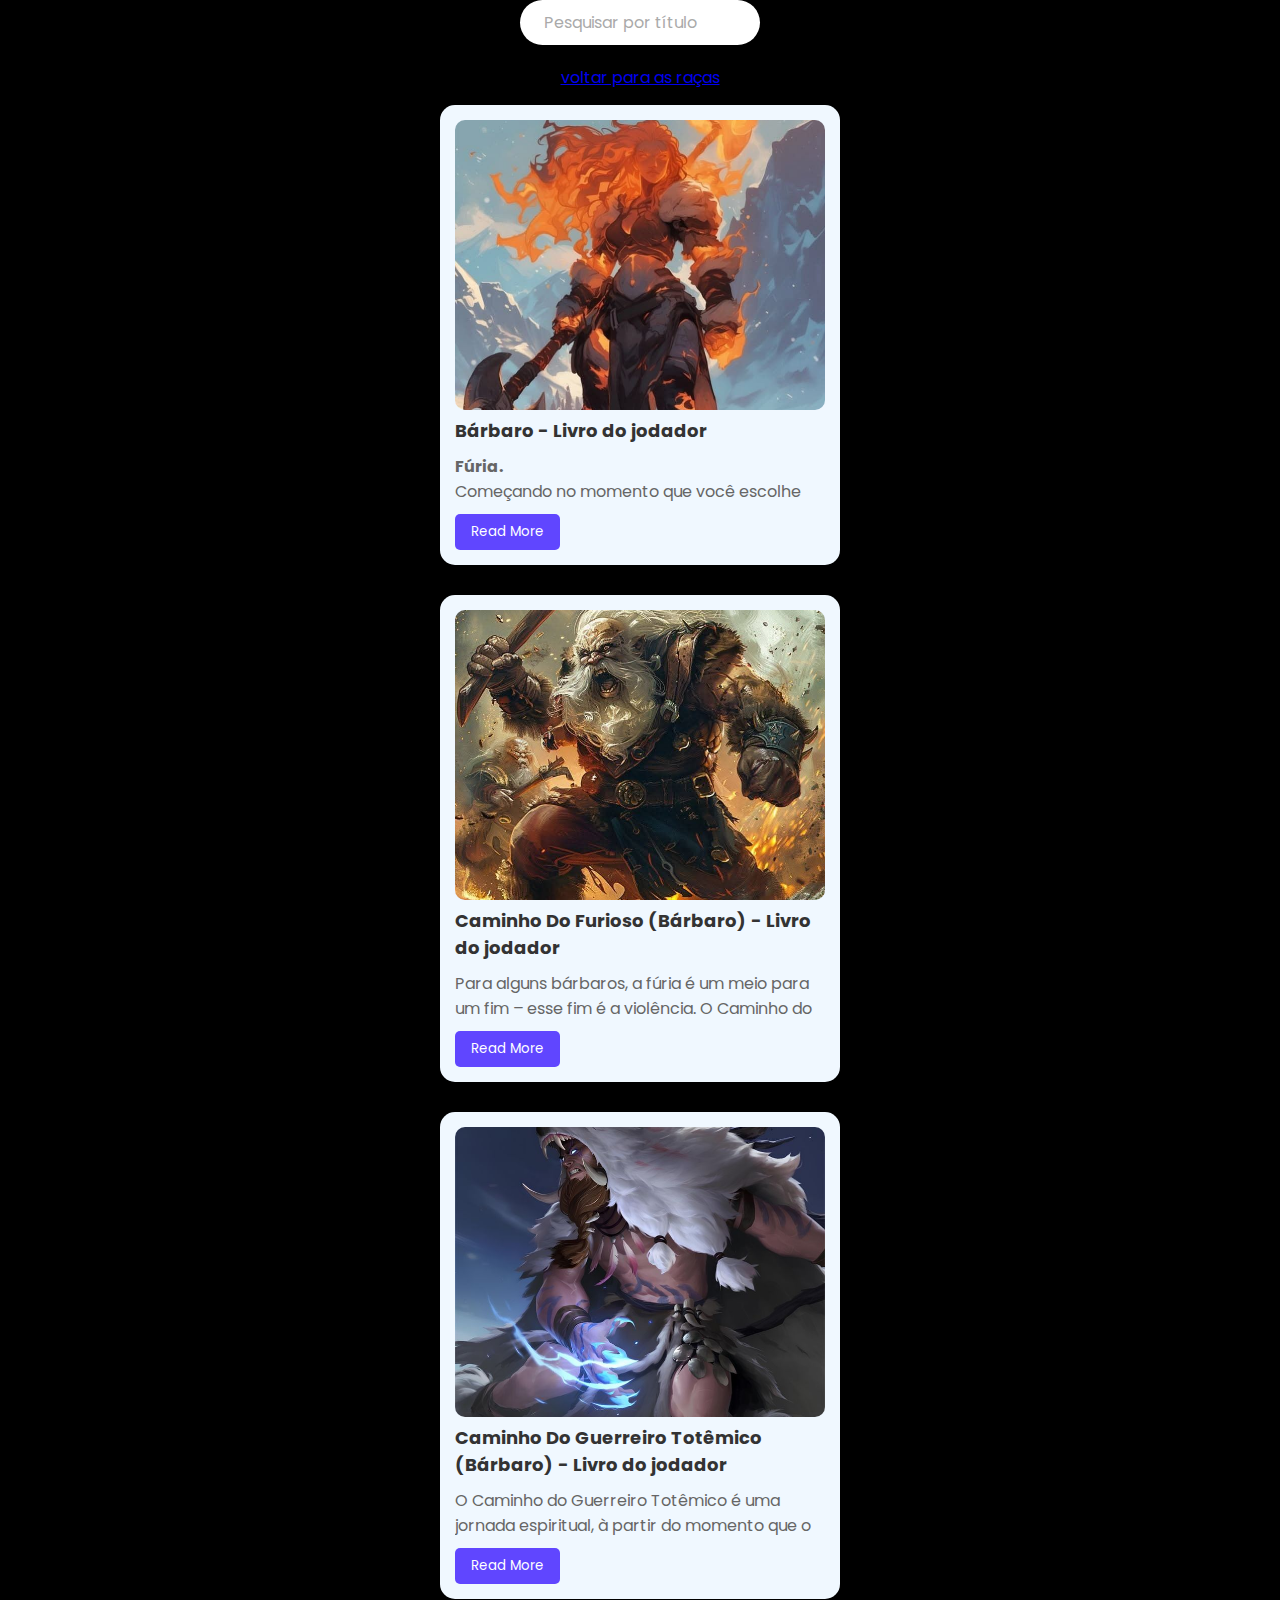
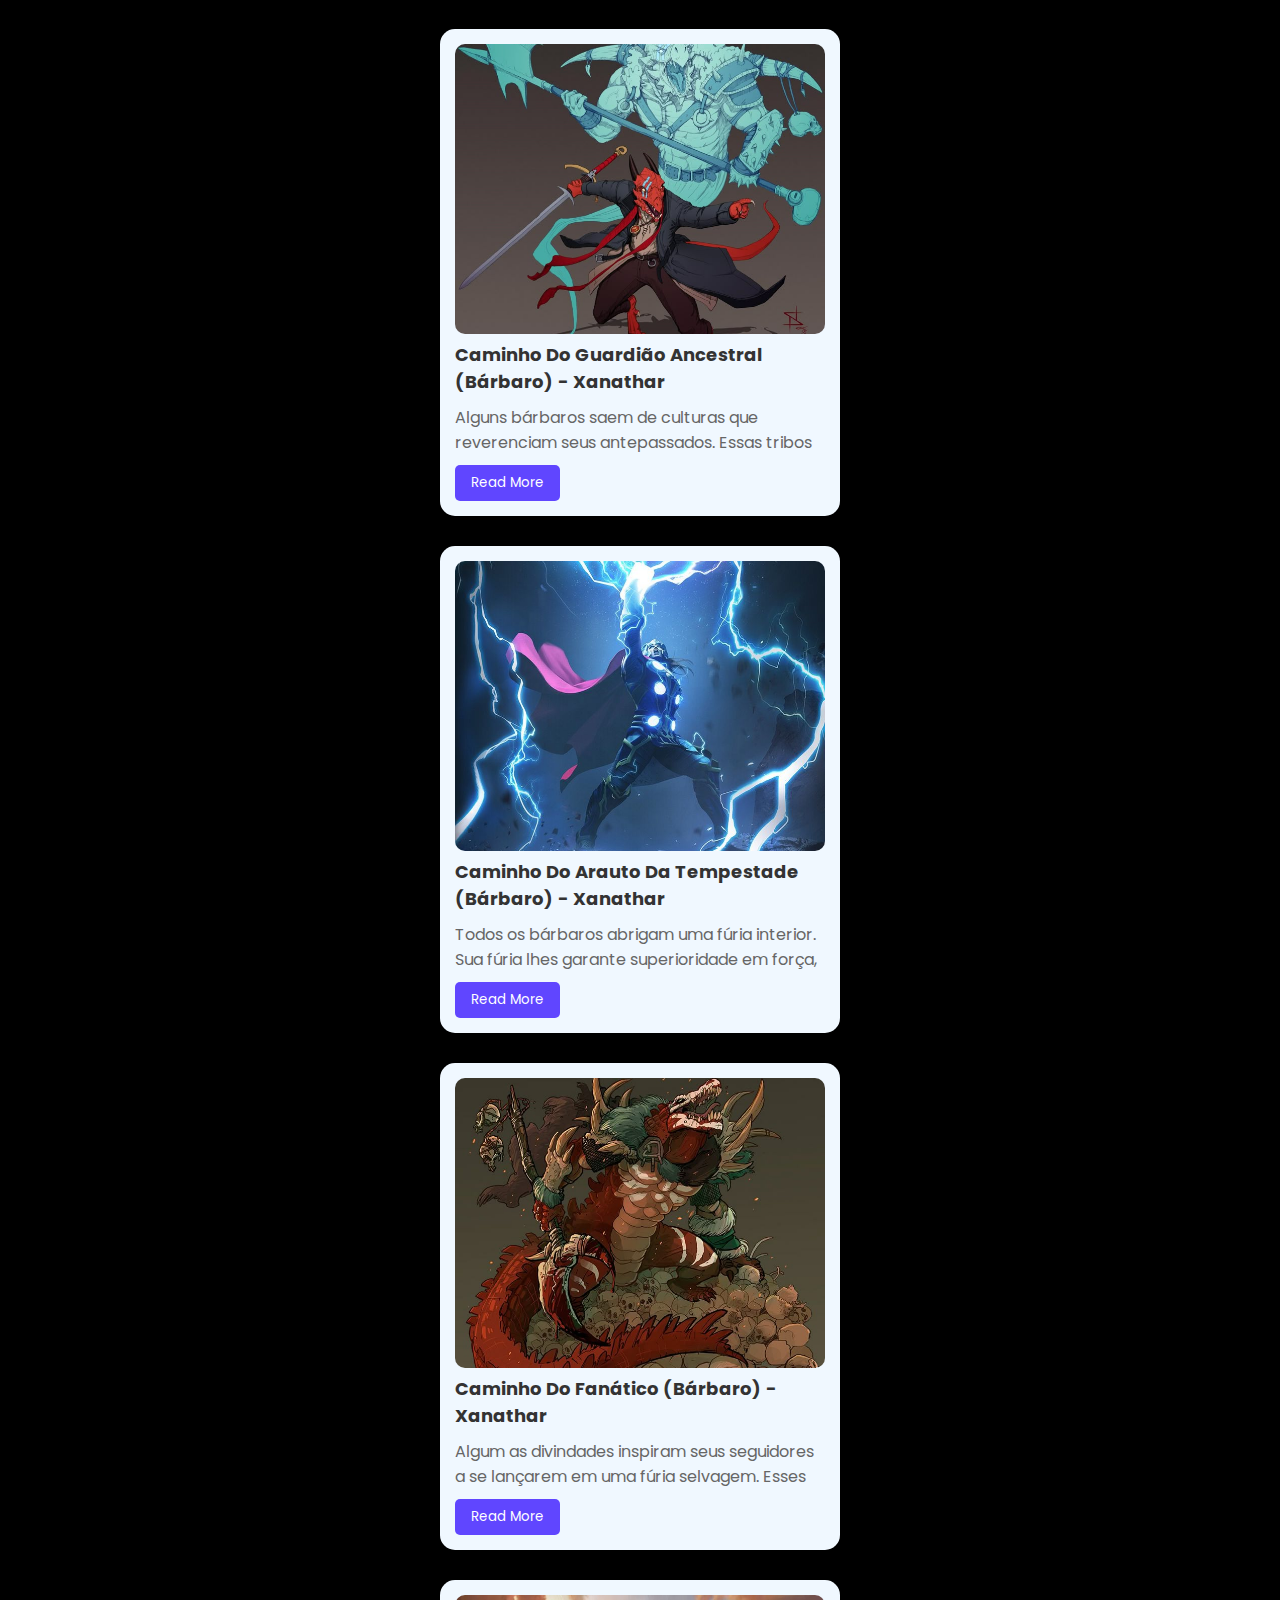
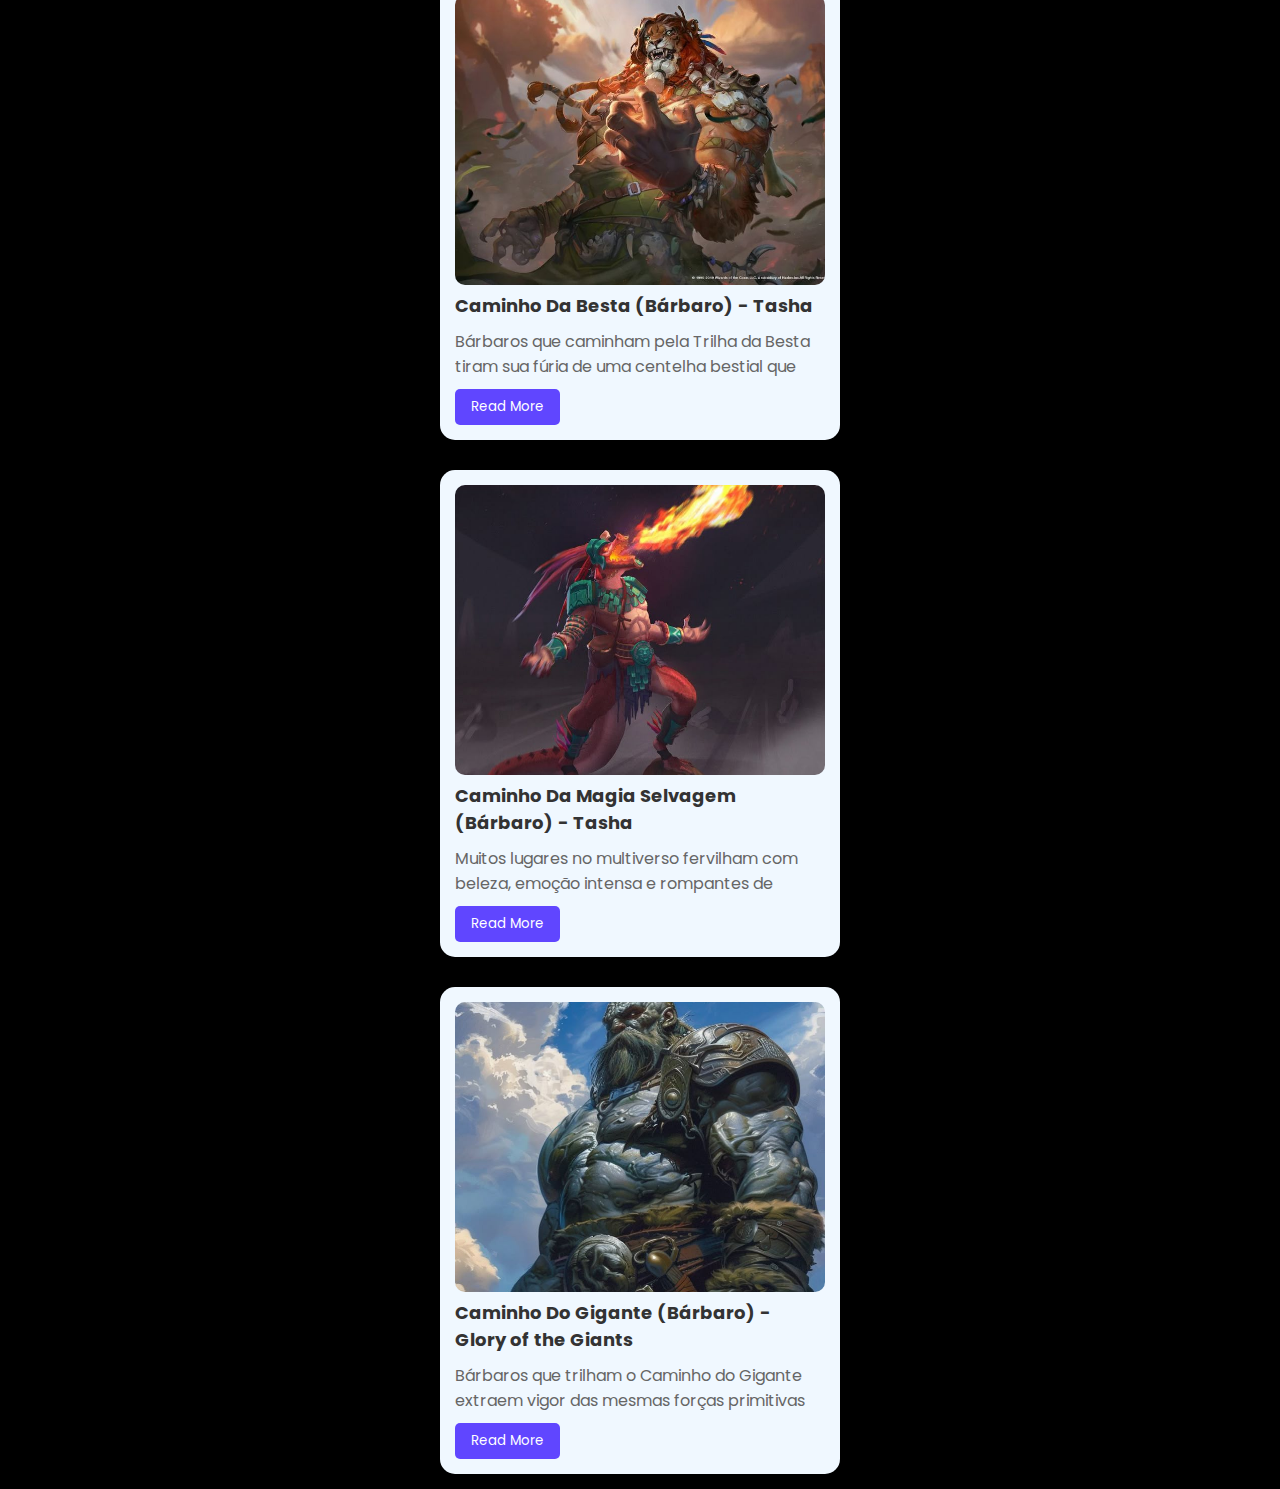
<file: classes.html>
<!DOCTYPE html>
<html lang="pt-br">
<head>
    <meta charset="UTF-8">
    <meta name="viewport" content="width=device-width, initial-scale=1.0">
    <title>Classes</title>
    <link rel="stylesheet" href="classes.css">
</head>
<body> 
   <div class="input-group">
        <div class="input-icon">
            <i class="fa-solid fa-magnifying-glass"></i>
        </div>
        <input id="search" type="text" class="input-field" placeholder="Pesquisar por título">
    </div>
    
    <p><a href="index.html" rel="prev">voltar para as raças</a></p>
        <script src="script.js"></script>
        <div class="card">
            <img src="Classes/barbaro.jpg" alt="Bárbaro">
                <h3 class="title"> Bárbaro - Livro do jodador</h3>
                    <p class="text">
                        <b>Fúria.</b> <br> Começando no momento que você escolhe esse caminho no 3° nível, você pode entrar num frenesi quando estiver em fúria. Se você desejar, pela duração da sua fúria, você pode realizar um único ataque corpo-a-corpo com arma, com uma ação bônus, em cada um de seus turnos após esse. Quando sua fúria acabar, você sofrerá um nível de exaustão (como descrito no apêndice A). 
                        Em batalha, você luta com uma ferocidade primitiva. No
                        seu turno, você pode entrar em fúria com uma ação
                        bônus.
                        <br>
                        <br>
                        Enquanto estiver em fúria, você recebe os seguintes
                        benefícios se você não estiver vestindo uma armadura
                        pesada: 
                        <br>
                        <br>
                        <b> -</b> Você tem vantagem em testes de Força e testes de
                        resistência de Força.
                        <br>
                        <br>
                        <b> -</b> Quando você desferir um ataque com arma corpo-acorpo usando Força, você recebe um bônus nas jogadas
                        de dano que aumenta à medida que você adquire
                        níveis de bárbaro, como mostrado na coluna Dano de
                        Fúria na tabela O Bárbaro.
                        <br>
                        <br>
                        <b> -</b> Você possui resistência contra dano de concussão,
                        cortante e perfurante.
                        <br>
                        <br>
                        Se você for capaz de conjurar magias, você não poderá
                        conjurá-las ou se concentrar nelas enquanto estiver em
                        fúria.
                        <br>
                        Sua fúria dura por 1 minuto. Ela termina
                        prematuramente se você cair inconsciente ou se seu turno
                        acabar e você não tiver atacado nenhuma criatura hostil
                        desde seu último turno ou não tiver sofrido dano nesse
                        período. Você também pode terminar sua fúria no seu
                        turno com uma ação bônus.
                        <br>
                        Quando você tiver usado a quantidade de fúrias
                        mostrada para o seu nível de bárbaro na coluna Fúrias da
                        tabela O Bárbaro, você precisará terminar um descanso
                        longo antes de poder entrar em fúria novamente. 
                        <br>
                        <br>
                        <b>Defesa Sem Armadura</b> <br> Quando você não estiver vestindo qualquer armadura,
                        sua Classe de Armadura será 10 + seu modificador de
                        Destreza + seu modificador de Constituição. Você pode
                        usar um escudo e continuar a receber esse benefício. 
                        <br>
                        <br>
                        <b>Ataque Descuidado</b> <br> A partir do 2° nível, você pode desistir de toda
                        preocupação com sua defesa para atacar com um
                        desespero feroz. Quando você fizer o seu primeiro ataque
                        no turno, você pode decidir atacar descuidadamente.
                        Fazer isso lhe concede vant/agem nas jogadas de ataque
                        com armas corpo-a-corpo usando Força durante seu turno,
                        porém, as jogadas de ataques feitas contra você possuem
                        vantagem até o início do seu próximo turno. 
                        <br>
                        <br>
                        <b>Ataque Descuidado</b> <br> A partir do 2° nível, você pode desistir de toda
                        preocupação com sua defesa para atacar com um
                        desespero feroz. Quando você fizer o seu primeiro ataque
                        no turno, você pode decidir atacar descuidadamente.
                        Fazer isso lhe concede vant/agem nas jogadas de ataque
                        com armas corpo-a-corpo usando Força durante seu turno,
                        porém, as jogadas de ataques feitas contra você possuem
                        vantagem até o início do seu próximo turno. 
                        <br>
                        <br>
                        <b>Sintido De Perigo</b> <br> No 2° nível, você adquire um sentido sobrenatural de
                        quando as coisas próximas não estão como deveriam,
                        concedendo a você uma chance maior quando estiver
                        evitando perigos.
                        <br>
                        Você possui vantagem em testes de resistência de
                        Destreza contra efeitos que você possa ver, como
                        armadilhas e magias. Para receber esse benefício você não
                        pode estar cego, surdo ou incapacitado. 
                        <br>
                        <br>
                        <b>Ataque Extra</b> <br> A partir do 5° nível, você pode atacar duas vezes, ao invés
                        de uma, sempre que você realizar a ação de Ataque no seu turno. 
                        <br>
                        <br>
                        <b>Movimento Rápido</b> <br> Começando no 5° nível, seu deslocamento aumenta em 3
                        metros enquanto você não estiver vestindo uma armadura pesada. 
                        <br>
                        <br>
                        <b>Instinto Selvagem</b> <br> No 7° nível, seu instinto está tão apurado que você recebe
                        vantagem nas jogadas de iniciativa.
                        Além disso, se você estiver surpreso no começo de um
                        combate e não estiver incapacitado, você pode agir
                        normalmente no seu primeiro turno, mas apenas se você
                        entrar em fúria antes de realizar qualquer outra coisa
                        neste turno. 
                        <br>
                        <br>
                        <b>Crítico Brutal</b> <br> A partir do 9° nível, você pode rolar um dado de dano de
                        arma adicional quando estiver determinando o dano extra
                        de um acerto crítico com uma arma corpo-a-corpo.
                        Isso aumenta para dois dados adicionais no 13° nível e três dados adicionais no 17° nível. 
                        <br>
                        <br>
                        <b>Fúria Implacável</b> <br> A partir do 11° nível, sua fúria pode manter você lutando
                        independente da gravidade dos seus ferimentos. Se você
                        cair para 0 pontos de vida enquanto estiver em fúria e
                        não morrer, você pode realizar um teste de resistência de
                        Constituição CD 10. Se você for bem sucedido, você volta
                        para 1 ponto de vida ao invés disso.
                        <br>
                        Cada vez que você utilizar essa característica após a
                        primeira, a CD aumenta em 5. Assim que você terminar
                        um descanso curto ou longo a CD volta para 10. 
                        <br>
                        <br>
                        <b>Fúria Persistente</b> <br> A partir do 15° nível, sua fúria é tão brutal que ela só
                        termina prematuramente se você cair inconsciente ou se você decidir terminá-la.
                        <br>
                        <br>
                        <b>Força Indomável</b> <br> A partir do 18° nível, se o total de um teste de Força seu
                        for menor que o seu valor de Força, você pode usar esse
                        valor no lugar do resultado. 
                        <br>
                        <br>
                        <b>Campeão Primitivo</b> <br> No 20° nível, você incorpora os poderes da natureza. Seus
                        valores de Força e Constituição aumentam em 4. Seu
                        máximo para esses valores agora é 24. 
                    </p>
                <button class="btn">Read More</button> 
        </div>
        <div class="card">
            <img src="Classes/furioso.jpg" alt="Bárbaro">
                <h3 class="title">Caminho Do Furioso (Bárbaro) - Livro do jodador</h3>
                    <p class="text">
                        Para alguns bárbaros, a fúria é um meio para um fim – esse fim é a violência. O Caminho do Furioso é um caminho de fúria livre, entumecido em sangue. A medida que você entra na fúria de um furioso, você vibra no caos da batalha, despreocupado com a sua própria saúde ou bem-estar.
                        <br>
                        <br>
                        <b>Frenesi.</b> <br> Começando no momento que você escolhe esse caminho no 3° nível, você pode entrar num frenesi quando estiver em fúria. Se você desejar, pela duração da sua fúria, você pode realizar um único ataque corpo-a-corpo com arma, com uma ação bônus, em cada um de seus turnos após esse. Quando sua fúria acabar, você sofrerá um nível de exaustão (como descrito no apêndice A). 
                        <br>   
                        <br>
                        <b>Fúria Inconsciente</b> <br> A partir do 6° nível, você não pode ser enfeitiçado ou amedrontado enquanto estiver em fúria. Se você estava enfeitiçado ou amedrontado quando entrou em fúria, o efeito é suspenso pela duração da fúria. 
                        <br>
                        <br>
                        <b>Presença Intimidante</b> <br> A partir do 10° nível, você pode usar sua ação para
                        amedrontar alguém com sua presença intimidante. Quando o fizer, escolha uma criatura que você possa ver a 9 metros. Se a criatura puder ver ou ouvir você, ela deve
                        ser bem sucedida num teste de resistência de Sabedoria (CD igual a 8 + seu bônus de proficiência + seu
                        modificador de Carisma) ou ficara com medo de você até o fim do seu próximo turno. Nos turnos seguintes, você
                        pode usar sua ação para estender a duração desse efeito na criatura amedrontada até o início do seu próximo turno. Esse efeito termina se a criatura terminar seu
                        turno fora da sua linha de visão ao a mais de 18 metros Se a criatura for bem sucedida no teste de resistência,
                        você não poderá usar essa característica nessa criatura novamente por 24 horas.  de você. 
                        <br>
                        <br>
                        <b>Retaliação</b> <br> A partir do 14° nível, quando você sofrer dano de uma
                        criatura que esteja a até 1,5 metro de você, você pode usar
                        sua reação para realizar um ataque corpo-a-corpo com
                        arma contra essa criatura. 
                    </p>
                <button class="btn">Read More</button> 
        </div>
        <div class="card">
            <img src="Classes/totêmico.jpg" alt="Bárbaro">
                <h3 class="title">Caminho Do Guerreiro Totêmico (Bárbaro) - Livro do jodador</h3>
                    <p class="text"> O Caminho do Guerreiro Totêmico é uma jornada espiritual, à partir do momento que o bárbaro aceita um espirito animal como seu guia, protetor e inspiração. 
                        <br>
                        <br>
                        Em batalha, seu espirito totêmico preenche você com força sobrenatural, adicionando combustível mágico a sua fúria bárbara. A maioria das tribos bárbaras consideram que um animal totêmico possui parentesco a um clã em
                        particular. Em tais casos, é incomum a um indivíduo
                        possuir mais de um espirito animal totêmico, apesar de existirem exceções. 
                        <br>                       
                        <br>
                        <b>Conselheiro Espiritual</b> <br> Seu caminho é buscar a sintonia com o mundo natural,
                        concedendo a você uma afinidade com as bestas. A partir
                        do 3° nível, quando você toma esse caminho, você recebe a
                        habilidade de conjurar as magias <i>sentido bestial</i> e <i>falar com animais</i>, mas apenas na forma de rituais, como
                        descrito no capítulo 10.  
                        <br>   
                        <br>
                        <b>Totem Espiritual</b> <br> A partir do 3° nível, quando você adota esse caminho,
                        você escolhe um totem espiritual e ganha suas
                        características. Você deve fazer ou adquirir um objeto
                        físico como totem – um amuleto ou adorno similar – que
                        incorpora o pelo ou penas, garras, dente ou ossos do
                        animal totêmico. Se você quiser, você também adquire
                        pequenos atributos físicos que o assemelham ao seu totem
                        espiritual. Por exemplo, se você tiver o totem espiritual do
                        urso, você seria incomumente peludo e de pele grossa, ou
                        se o seu totem for a águia, seu olhos teriam um brilho
                        amarelado.
                        Seu totem animal deve ser um animal relacionado aos
                        listados aqui, mas pode ser um mais apropriado a sua
                        terra natal. Por exemplo, você poderia escolher falcão ou
                        abutre ao invés de águia. 
                        <br>
                        <br>
                        <b>Águia.</b> Quando estiver em fúria e não estiver vestindo
                        uma armadura pesada, as outras criaturas terão
                        desvantagem nas jogadas de ataque de oportunidade
                        contra você e você pode usar a ação de Disparada como
                        uma ação bônus no seu turno. O espirito da águia torna
                        você um predador que pode vagar pelo meio da briga com
                        facilidade.
                        <br>
                        <br>
                        <b>Lobo.</b> Quando estiver em fúria, seus amigos tem
                        vantagem nas jogadas de ataque corpo-a-corpo realizadas
                        contra qualquer criatura a 1,5 metro de você que seja
                        hostil a você. O espirito do lobo transforma você em um
                        líder de caça.
                        <br>
                        <br>
                        <b>Urso.</b> Quando em fúria, você adquire resistência a
                        todos os tipos de dano, exceto dano psíquico. O espirito do
                        urso torna você vigoroso o suficiente para permanecer de
                        pé diante de qualquer castigo. 
                        <br>
                        <br>
                        <b>Aspecto Da Besta</b> <br> No 6° nível, você adquire um benefício místico baseado no
                        totem que você escolheu. Você pode escolher o mesmo
                        animal que selecionou no 3° nível ou um diferente.
                        <br>
                        <br>
                        <b>Águia.</b> Você ganha a visão aguçada de uma águia.
                        Você pode ver a até 1,6 km sem dificuldade, sendo capaz
                        de discernir até os menores detalhes quando estiver
                        olhando para algo a menos de 30 metros de você. Além
                        disso, penumbra não impõem desvantagem nos seus
                        testes de Sabedoria (Percepção).
                        <br>
                        <br>
                        <b>Lobo.</b> Você ganha a sensibilidade predatória de um
                        lobo. Você pode rastrear outras criaturas quando estiver
                        viajando a passo rápido e você pode se mover
                        furtivamente quando estiver viajando a passo normal
                        (veja o capítulo 8 para as regras de passo de viagem). 
                        <br>
                        <br>
                        <b>Urso.</b> Você ganha a força de um urso. Sua capacidade
                        de carga (incluindo carga máxima e capacidade de erguer)
                        é dobrada e você tem vantagem em testes de Força
                        realizados para empurrar, puxar, erguer ou quebrar
                        objetos.  
                        <br>
                        <br>
                        <b>Andarilho Espiritual</b> <br> No 10° nível, você pode conjurar a magia <b>comunhão com a natureza</b>, mas apenas como um ritual. Quando o fizer,
                        uma versão espiritual de um dos animais que você
                        escolheu como Totem Espiritual ou Aspecto da Besta
                        aparece para você para transmitir a informação que você
                        busca.
                        <br>
                        <br>
                        <b>Sintonia Totêmica</b> <br> No 14° nível, você ganha um benefício magico baseado em
                        um totem animal, à sua escolha. Você pode escolher o
                        mesmo animal que selecionou anteriormente ou um
                        diferente. 
                        <br>
                        <br>
                        <b>Águia.</b> Quando estiver em fúria, você adquire um
                        deslocamento de voo igual ao seu deslocamento de
                        caminhada. Esse benefício funciona apenas em pequenos
                        explosões: você cai se terminar seu turno no ar e não tiver
                        nada em que possa se agarrar. 
                        <br>
                        <br>
                        <b>Lobo.</b> Quando estiver em fúria, você pode usar uma
                        ação bônus no seu turno para derrubar uma criatura
                        Grande ou menor no chão quando você atingi-la com um
                        ataque corpo-a-corpo com arma.
                        <br>
                        <br>
                        <b>Urso.</b> Quando estiver em fúria, qualquer criatura a
                        até 1,5 metro de você que for hostil a você terá
                        desvantagem nas jogadas de ataque contra outros alvos
                        além de você ou outro personagem com essa
                        característica. Um inimigo é imune a esse efeito se ele
                        não puder ver ou ouvir você ou caso ele não possa ser
                        amedrontado. 
                    </p>
                <button class="btn">Read More</button> 
        </div>
        <div class="card">
            <img src="Classes/guardião.jpg" alt="Bárbaro">
                <h3 class="title">Caminho Do Guardião Ancestral (Bárbaro) - Xanathar</h3>
                    <p class="text">
                        Alguns bárbaros saem de culturas que reverenciam seus antepassados. Essas tribos ensinam que os guerreiros do passado permanecem no mundo como espíritos poderosos, que podem guiar e proteger a
                        vida. Quando um bárbaro que segue este caminho se aguda, o bárbaro entra em contato com o mundo espiritual e convida esses espiritos guardiões para ajuda.
                        <br>
                        <br>
                        Os bárbaros que se empenham em seus guardiões
                        ancestrais podem lutar melhor para proteger suas
                        tribos e seus aliados. A fim de consolidar os vínculos
                        com seus guardiões ancestrais, os bárbaros que
                        seguem esse caminho cobrem-se em tatuagens
                        elaboradas que celebram atos de seus antepassados.
                        Essas tatuagens contam sagas de vitórias contra
                        monstros terríveis e outros rivais temíveis.                         <br>
                        <br>
                        <b>Protetor Ancestral </b> <br> Começando quando você escolhe esse caminho no
                        3º nível, os guerreiros espectrais aparecem quando
                        você entra em fúria. Enquanto você está em fúria, a
                        primeira criatura que você acertou com um ataque
                        no seu turno torna-se o alvo dos guerreiros, o que
                        dificulta seus ataques . Até o início do seu próximo
                        turno, esse alvo tem desvantagem em qualquer jogada
                        de ataque que não seja contra você, e quando o alvo
                        atingir uma criatura diferente de você com um ataque,
                        essa criatura tem resistência ao dano causado pelo
                        ataque. O efeito sobre o alvo acaba mais cedo se sua
                        fúria termina.  
                        <br>   
                        <br>
                        <b>Escudo Espiritual</b> <br> Começando no 6° nível, os guardiões espirituais que te
                        protegem podem prover uma defesa sobrenatural para
                        aqueles que você defende. Se você estiver em fúria e
                        outra criatura que possa ver a até 9 metros receba dano, você pode usar sua reação para reduzir esse
                        dano em 2d6. Quando você atinge determinados níveis nesta classe, pode reduzir este dano ainda mais : em 3d6 no 10° nível e em 4d6 no 14° nível.
                        <br>
                        <br>
                        <b>Consultar Espíritos</b> <br> No 10º nível você ganha a habilidade de se consultar com seus espíritos ancestrais . Quando você o faz,
                        pode conjurar as magias <i>augúrio</i> ou <i>clarividência</i> sem usar espaços de magia ou componentes materiais.
                        Em vez de criar um sensor esférico, esse uso da
                        <i>clarividência</i> invoca invisivelmente um de seus
                        espíritos ancestrais para o local escolhido. Sabedoria é
                        a sua habilidade para conjurar essa magia. Depois de conjurar qualquer magia desta forma,
                        você não pode usar essa característica novamente até
                        terminar um descanso curto ou longo. 
                        <br>
                        <br>
                        <b>Ancestrais Vingativos</b> <br> No 14º nível, seus espíritos ancestrais aumentam de
                        poder o suficiente e conseguem retaliar. Quando você
                        usa seu escudo espiritual para reduzir o dano de um
                        ataque, o atacante recebe uma quantidade de dano de
                        energia igual ao dano que seu escudo espintual. 
                    </p>
                <button class="btn">Read More</button>
        </div>        
        <div class="card">
            <img src="Classes/Tempestade.jpg" alt="Bárbaro">
                <h3 class="title">Caminho Do Arauto Da Tempestade (Bárbaro) - Xanathar</h3>
                    <p class="text"> 
                        Todos os bárbaros abrigam uma fúria interior.
                        Sua fúria lhes garante superioridade em força,
                        durabilidade e velocidade. Bárbaros que seguem
                        o Caminho do Arauto da Tempestade aprendem
                        a transformar essa fúria em um manto de magia
                        primal, que permeia envolta dele. Quando em fúria
                        um bárbaro desse caminho toca as forças da natureza
                        para criar poderosos efeitos mágicos.
                        <br>
                        <br>
                        Arautos da tempestade são típicos campeões de elite
                        que treinam junto a druidas, patrulheiros, e quaisquer
                        outros que jurem proteger a natureza. Outros
                        arautos da tempestade aprimoram suas capacidades
                        em cabanas destruídas por tempestades, em picos
                        congelados nos confins do mundo, ou nos mais
                        profundos desertos escaldantes.                     
                        <br>   
                        <br>
                        <b>Aura Da Tempestade</b> <br> Começando no 3º nível, você emana uma aura
                        tempestuosa e mágica enquanto você se enfurece.
                        A aura se estende a 3 metros de você em todas as
                        direções, mas não através da cobertura total.
                        Sua aura tem um efeito que se ativa quando
                        você entra na sua fúria, e você pode ativar o efeito
                        novamente em cada um dos seus turnos como uma
                        ação bônus. Escolha entre deserto, mar ou tundra.
                        O efeito da aura depende do ambiente escolhido,
                        conforme detalhado abaixo. Você pode alterar sua
                        escolha de ambiente sempre que você ganha um nível
                        nesta classe.
                        <br>
                        Se os efeitos da sua aura exigirem um teste
                        de resistência, a CD é igual a 8 + seu bônus de
                        proficiência + seu modificador de Constituição.
                        <br>
                        <br>
                        <b>Deserto.</b> Quando este efeito é ativado, todas as
                        outras criaturas em sua aura recebem 2 de dano de
                        fogo cada. O dano aumenta quando você alcança
                        certos níveis nesta classe, aumentando para 3 no
                        5º nível, 4 no 10º nível, 5 no 15° nível e 6 no 20º nível. 
                        <br>
                        <br>
                        <b>Mar.</b> Quando este efeito é ativado, você pode
                        escolher uma outra criatura que possa ver em sua
                        aura. O alvo deve fazer um teste de resistência de
                        Destreza. O alvo recebe 1d6 de dano elétrico em caso
                        de falha ou metade de dano se bem-sucedido. O dano aumenta quando você alcança certos níveis nesta
                        classe, aumentando para 2d6 no 10° nível, 3d6 no 15º nível e 4d6 no 20° nível.
                        <br>
                        <br>
                        <b>Tundra.</b> Quando este efeito é ativado, cada criatura
                        a sua escolha em sua aura ganha 2 pontos de vida
                        temporários, já que os espíritos se acostumão ao
                        sofrimento. Os pontos de vida temporários aumentam
                        quando você atinge certos níveis nesta classe,
                        aumentando para 3 no 5° nível, 4 no 10º nível, 5 no
                        15º nível e 6 no 20° nível.
                        <br>
                        <br>
                        <b>Alma Da Tempestade</b> <br> No 6º nível, a tempestade lhe concede beneficios mesmo quando sua aura não está ativa. Os beneficios
                        são baseados no ambiente que você escolheu para sua
                        Aura da Tempestade.
                        <br>
                        <br>
                        <b>Deserto.</b> Você ganha resistência ao dano de fogo,
                        e não sofre os efeitos do calor extremo, conforme
                        descrito no Guia do Mestre. Além disso, como uma
                        ação, pode tocar em um objeto inflamável
                        que não esteja sendo usado ou transportado por ninguém e incendiá-lo. 
                        <br>
                        <br>
                        <b>Mar.</b> Você ganha resistência ao dano elétrico, e pode respirar debaixo d'água. Você também ganha um deslocamento de natação de 9 metros.
                        <br>
                        <br>
                        <b>Tundra.</b> Você ganha resistência ao frio, e não sofre
                        os efeitos do frio extremo, conforme descrito no Guia
                        do Mestre. Além disso, como uma ação, pode tocar a
                        água e transformar um cubo de 1,5 metros em gelo,
                        que derrete após 1 minuto. Esta ação falha se uma
                        criatura estiver no cubo. 
                        <br>
                        <br>
                        <b>Tempestade Protetora</b> <br> No 10º nível, você aprende a usar seu domínio da
                        tempestade para proteger os outros. Cada criatura a sua escolha tem a resistência a dano que você ganhou
                        com o recurso Alma da Tempestade enquanto a criatura esteja em sua Aura da Tempestade. 
                        <br>
                        <br>
                        <b>Tempestade Furiosa </b> <br> No 14° nível, o poder da tempestade que você canaliza
                        cresce mais forte, atacando seus inimigos. O efeito é
                        baseado no ambiente que você escolheu para a Aura
                        de Tempestade. 
                        <br>
                        <br>
                        <b>Deserto.</b> Imediatamente depois que uma criatura em sua aura acerta um ataque conta você, pode usar
                        sua reação para forçar essa criatura a fazer um de teste de resistência de Destreza. Em caso de falha, a
                        criatura recebe dano de fogo igual à metade do seu nível bárbaro.
                        <br>
                        <br>
                        <b>Mar.</b> Quando você atinge uma criatura em sua aura
                        com um ataque, pode usar sua reação para forçar
                        essa criatura a fazer um de teste de resistência de
                        Força. Em caso de falha, a criatura é derrubada, como
                        se tivesse sido atingido por uma onda. 
                        <br>
                        <br>
                        <b>Tundra.</b> Sempre que o efeito de sua Aura da
                        Tempestade estiver ativado, pode escolher uma
                        criatura que possa ver na aura. Essa criatura deve ter
                        sucesso em um teste de resistência de Força, ou seu
                        deslocamento é reduzido para O até o início do seu
                        próximo turno, pois uma geada mágica o encobre. 
                    </p>
                <button class="btn">Read More</button> 
        </div>
        <div class="card">
            <img src="Classes/fanático.jpg" alt="Bárbaro">
                <h3 class="title">Caminho Do Fanático (Bárbaro) - Xanathar</h3>
                    <p class="text">
                        Algum as divindades inspiram seus seguidores a se lançarem em uma fúria selvagem. Esses bárbaros são fanáticos-guerreiros que canalizam sua fúria em espetaculares demonstrações de poder divino.
                        Uma variedade de deuses em todo o mundo de D&D inspiram seus seguidores a abraçar esse caminho. Tempus em Reinos Esquecidos e Hextor e Erythnul
                        de Greyhawk são exemplos excelentes. Em geral, os deuses que inspiram fanáticos são divindades de
                        combate, destruição e violência. Nem todos são maus, mas poucos são bons.                        
                        <br>
                        <br>
                        <b>Fúria Divina.</b> <br> Começando quando escolher esse caminho no 3º nível,
                        você pode canalizar fúria divina em ataques de armas.
                        Enquanto você estiver furioso, a primeira criatura que
                        atingiu em cada um dos seus turnos com um ataque
                        de arma recebe dano extra igual a 1d6 + metade
                        do seu nível bárbaro. O dano extra é necrótico ou
                        radiante; você escolhe o tipo de dano quando adquire
                        essa característica. 
                        <br>   
                        <br>
                        <b>Guerreiro Dos Deuses</b> <br> A partir do 6° nível, você não pode ser enfeitiçado ou amedrontado enquanto estiver em fúria. Se você estava enfeitiçado ou amedrontado quando entrou em fúria, o efeito é suspenso pela duração da fúria. 
                        <br>
                        <br>
                        <b>Foco Fanático</b> <br> A partir do 6° nível, o poder divino que abastece sua
                        fúria pode protegê-lo. Se você falhar em um teste de resistência enquanto estiver furioso, pode refazê-lo,
                        e deve usar o novo resultado. Você pode usar essa característica apenas uma vez por fúria.
                        <br>
                        <br>
                        <b>Presença Zelosa</b> <br> No 10° nível, você aprende a canalizar o poder divino
                        para inspirar o fanatismo nos outros. Como uma ação bônus, você desencadeia um grito de batalha imbuído
                        com energia divina. Até dez outras criaturas de sua
                        escolha a até 18 metros que possam lhe ouvir ganham
                        vantagem em jogadas de ataque e testes de resistência até o inicio do seu próximo turno.
                        Depois de usar esta característica, você não pode usá-la novamente até terminar um descanso longo.
                        <br>
                        <br>
                        <b>Fúria Além Da Morte</b> <br> A partir do 14° nível, o poder divino que alimenta
                        sua fúria permite que você ignore os golpes fatais. Enquanto estiver furioso, ter 0 pontos de vida não
                        o deixa inconsciente. Você ainda deve fazer testes de resistência contra morte, e sofre os efeitos normais de
                        receber dano enquanto estiver em 0 pontos de vida. No entanto, se você morreria devido a falhar nos testes de
                        resistência contra morte, não morre até que sua fúria termine, e só caso ainda esteja com 0 pontos de vida.
                    </p>
                <button class="btn">Read More</button> 
        </div>
        <div class="card">
            <img src="Classes/besta.jpg" alt="Bárbaro">
                <h3 class="title">Caminho Da Besta (Bárbaro) - Tasha</h3>
                    <p class="text">
                        Bárbaros que caminham pela Trilha da Besta tiram sua fúria
                        de uma centelha bestial que queima em suas almas. Essa
                        besta irrompe no auge da fúria, transformando fisicamente o
                        bárbaro.
                        <br>
                        Tais bárbaros podem ser possuídos por um espírito
                        primitivo ou serem descendentes de metamorfos. Você pode
                        escolher a origem de seu poder feral ou determinar isso
                        rolando na tabela de Origem da Besta.
                        <br>   
                        <br>
                        <b>Origem Da Besta</b> <br> 
                        <b>1 -</b> Um de seus pais é um licantropo, e você herdou parte de sua maldição.
                        <br>
                        <b>2 -</b> Você é descendente de um arquidruida e herdou a habilidade de mudar de forma parcialmente.
                        <br>
                        <b>3 -</b> Um espírito feérico o presentou com a habilidade de adotar diferentes aspectos bestiais.
                        <br>
                        <b>4 -</b> O espírito de um animal ancestral vive dentro de você, permitindo que trilhe esse caminho.
                        <br>
                        <br>
                        <b>Forma Da Besta</b> <br> A partir do 3° nível, Quando você entra em fúria, você pode se transformar,
                        revelando o poder bestial que há dentro de você. Até que a
                        fúria se encerre, você manifesta uma arma natural. Ela conta
                        como uma arma simples de ataque corpo a corpo para você, e
                        você adiciona seu modificador de Força às rolagens de ataque
                        e dano quando ataca com ela, como normalmente. Você
                        escolhe a forma da arma cada vez que entra em fúria:
                        <br>
                        <br>
                        <b>Mordida.</b> Sua boca se transforma em um focinho bestial
                        ou em grandes mandíbulas (a sua escolha). Isso provoca 1d8
                        de dano perfurante em um acerto. Uma vez por turno,
                        quando você causa dano em uma criatura com essa mordida,
                        você recupera uma quantia de pontos de vida igual ao seu
                        modificador de proficiência, desde que você esteja com
                        metade ou menos de seus pontos de vida totais no momento
                        do acerto.
                        <br>
                        <br>
                        <b>Garras.</b> Cada uma de suas mãos se transforma em uma pata
                        com garras que você pode utilizar como arma caso suas mãos
                        estejam livres. Isso provoca 1d6 de dano cortante em caso de
                        acerto. Uma vez por turno, quando você atacar com suas
                        garras usando a ação de Ataque, você pode realizar um
                        ataque de garra adicional como parte da mesma ação.
                        <br>
                        <br>
                        <b>Cauda.</b> Cresce uma cauda chicoteante e espinhosa em
                        você, que causa 1d8 de dano perfurante em um acerto e que
                        possui a propriedade de alcance. Se uma criatura a até 3m de
                        você e que esteja em seu campo de visão o acerta com uma
                        jogada de ataque, você pode utilizar a sua reação para golpear
                        com sua cauda e rolar um d8, aplicando um bônus em sua CA
                        equivalente ao valor rolado e fazendo com que o ataque
                        potencialmente o erre.
                        <br>
                        <br>
                        <b>Alma Bestial</b> <br> No 6° nível, o poder feral dentro de você aumenta, fazendo com que a
                        arma natural da sua Forma Bestial conte como mágica para o
                        propósito de superar resistências e imunidades a ataques e danos não-mágicos. Você também pode alterar sua forma
                        para se adaptar aos seus arredores. Quando você finalizar
                        um descanso curto ou longo, escolha um dos seguintes
                        benefícios, que durará até que você termine seu próximo descanso, seja ele curto ou longo:
                        <br>
                        <br>
                        <b> 1 - </b> Você adquire deslocamento de natação igual ao seu deslocamento terrestre, e você pode respirar debaixo da água.
                        <br>
                        <br>
                        <b>  2 - </b> Você ganha deslocamento de escalada igual ao seu
                        deslocamento terrestre e você pode escalar superfícies
                        difíceis, incluindo ficar de cabeça para baixo em tetos,
                        sem a necessidade de realizar testes de habilidade.
                        <br>
                        <br>
                        <b> 3 - </b> Quando você salta, você pode realizar um teste de Força
                        (Atletismo) e ampliar seu salto por uma quantia de metros
                        igual a um terço do resultado total. Você pode realizar
                        esse teste especial apenas uma vez por turno.
                        <br>
                        <br>
                        <b>Fúria Contagiosa</b> <br> A partir do 10° nível, quando você acerta uma criatura com suas armas naturais
                        enquanto em fúria, a besta dentro de você pode amaldiçoar
                        seu alvo com uma raiva descontrolada. O alvo deve ser
                        bem-sucedido em uma salvaguarda de Sabedoria (CD igual a
                        8 + seu modificador de Constituição + seu bônus de
                        proficiência) ou sofrer um dos seguintes efeitos (a sua
                        escolha):
                        <br>
                        <br>
                        <b>1 - </b> O alvo deve usar sua reação para realizar um ataque corpo a corpo contra outra criatura a sua escolha que você possa ver.
                        <br>
                        <br>
                        <b> 2 - </b> O alvo recebe 2d12 de dano psíquico. Você pode usar essa característica um número de vezes igual ao seu bônus de
                        proficiência, e você recupera todos os usos quando você terminar um descanso longo.
                        <br>
                        <br>
                        <b>Chamado De Caça</b> <br> A partir do 14° nível, a besta dentro de você torna-se tão poderosa que você pode
                        espalhar sua ferocidade para os outros e adquirir resiliência
                        através daqueles que se juntarem a sua caçada. Quando você
                        entrar em fúria, você pode escolher uma quantia de outras
                        criaturas voluntárias dentro da sua visão a até 9m de você
                        igual ao seu modificador de Constituição (mínimo de uma
                        criatura). Você ganha 5 pontos de vida temporários para cada
                        criatura que aceitar essa característica. Até que a fúria se
                        encerre, cada uma das criaturas escolhidas pode utilizar o
                        seguinte benefício uma vez em cada um dos seus turnos:
                        <br>
                        Quando a criatura acertar um alvo com uma jogada de
                        ataque e provocar dano nele, a criatura pode rolar um d6 e
                        ganhar um bônus no dado igual ao valor rolado. Você pode
                        usar essa característica um número de vezes igual ao seu
                        bônus de proficiência, e você recupera todos os usos ao
                        terminar um descanso longo.
                    </p>
                <button class="btn">Read More</button> 
        </div>
        <div class="card">
            <img src="Classes/selvagem.jpg" alt="Bárbaro">
                <h3 class="title">Caminho Da Magia Selvagem (Bárbaro) - Tasha</h3>
                    <p class="text">
                        Muitos lugares no multiverso fervilham com beleza, emoção
                        intensa e rompantes de magia; Faéria, os Planos Superiores,
                        e outros mundos de poder sobrenatural irradiam com tais
                        forças e podem influenciar profundamente as pessoas. Como
                        seres intensos, bárbaros são especialmente suscetíveis a
                        essas influências imprevisíveis, com alguns deles sendo
                        transformados pela magia. Estes bárbaros inundados pela
                        magia seguem a Trilha da Magia Selvagem. Bárbaros elfos,
                        tiferinos, aasimares, e genasi frequentemente seguem esse
                        caminho, ansiosos por manifestar a magia transcendental de seus ancestrais.
                        <br>
                        <br>
                        <b>Surto Selvagem</b> <br> A partir do 3° nível, a energia mágica remexendo-se dentro de você às vezes
                        irrompe de seu corpo. Quando você entra em fúria, role na
                        tabela de Magia Selvagem para determinar o efeito mágico
                        produzido. Se o efeito exigir uma salvaguarda, a CD é igual a
                        8 + seu bônus de proficiência + seu modificador de
                        Constituição.
                        <br>
                        <br>
                        <b>Magia Selvagem</b> <br> 1d8 Efeito
                        <br>
                        <br>
                        <b>1 -</b> Tentáculos sombrios chicoteiam ao seu redor. Cada criatura a sua escolha em seu campo de visão e que
                        esteja a até 9m de você deve realizar uma salvaguarda de Constituição ou sofre 1d12 de dano
                        necrótico. Você também ganha 1d12 de pontos de vida temporários.
                        <br>
                        <br>
                        <b>2 -</b> Você se teleporta a até 9m para um espaço desocupado que você possa ver. Até que sua fúria
                        termine, você pode utilizar esse efeito novamente em cada um dos seus turnos com uma ação bônus.
                        <br>
                        <br>
                        <b>3 -</b> Um espírito intangível, parecido com um flumph ou uma pixie (a sua escolha), aparece a até 1,5m de distância de uma criatura a sua escolha em seu
                        campo de visão a até 9m de você. No final do turno atual, o espírito explode, e cada criatura a até 1,5m dele deve ser bem-sucedida em uma salvaguarda de
                        Destreza ou sofre 1d6 de dano de energia. Até que sua fúria acabe você pode utilizar esse efeito
                        novamente em cada um de seus turnos, invocando outro espírito com uma ação bônus.
                        <br>
                        <br>
                        <b>4 -</b> A magia infiltra-se em uma arma a sua escolha que você esteja empunhando. Até que sua fúria termine,
                        o tipo de dano da arma muda para energia e ela adquire as propriedades leve e arremesso, com um alcance normal de 6m e um alcance longo de 18m.
                        Se a arma deixar a sua mão, ela reaparecerá empunhada no final do turno atual.
                        <br>
                        <br>
                        <b>5 -</b> Sempre que uma criatura o acertar com uma jogada de ataque antes que sua fúria se encerre, essa criatura sofre 1d6 de dano de energia, conforme a magia chicoteia em retribuição.
                        <br>
                        <br>
                        <b>6 -</b> Até que sua fúria acabe, você é cercado por luzes
                        protetoras multicoloridas; você ganha um bônus de
                        +1 na CA, e enquanto estiverem a até 3m de você
                        seus aliados também recebem o mesmo bônus.
                        <br>
                        <br>
                        <b>7 -</b> Flores e vinhas temporariamente crescem ao seu
                        redor; até que sua fúria acabe, o terreno a até 4,5m
                        de você é considerado terreno difícil para os seus
                        inimigos.
                        <br>
                        <br>
                        <b>8 -</b> Um raio de luz é disparado a partir de seu peito.
                        Outra criatura a sua escolha em seu campo de visão
                        e que esteja a até 9m de você deve realizar uma
                        salvaguarda de Constituição ou sofrerá 1d6 de dano
                        radiante e ficará cega até o começo do seu próximo
                        turno. Até que sua fúria se encerre, você pode utilizar
                        este efeito novamente em cada um de seus turnos
                        com uma ação bônus.
                        <br>
                        <br>
                        <b>Percepção Mágica.</b> Ainda no 3º nível com
                        uma ação, você pode ampliar seus sentidos para notar a
                        presença de concentração de magia. Até o final de seu
                        próximo turno, você sabe a localização de qualquer magia ou
                        item mágico a até 18m de você que não esteja sob cobertura
                        total. Quando você sente uma magia, você também descobre
                        de que escola ela é. Você pode usar essa característica um
                        número de vezes igual ao seu bônus de proficiência, e você
                        recupera todos os usos quando você terminar um descanso
                        longo.
                        <br>
                        <br>
                        <b>Alma Bestial</b> <br> No 6° nível, você pode domar sua magia selvagem para fortalecer a si
                        mesmo ou a um companheiro. Usando uma ação, você pode
                        tocar uma criatura (que pode ser você mesmo) e conferir um
                        dos seguintes benefícios a sua escolha para a criatura tocada:
                        <br>
                        <br>
                        <b> 1 - </b> Por 10 minutos, a criatura pode rolar um d3 sempre que
                        fizer uma jogada de ataque ou teste de habilidade e
                        adicionar o número rolado na jogada do d20.
                        <br>
                        <br>
                        <b>  2 - </b> Role um d3. A criatura recupera um espaço de magia
                        gasto de círculo igual ou menor ao valor rolado (a escolha
                        da criatura). Uma vez que receba esse benefício, a criatura
                        não poderá ser afetada por ele novamente até que termine
                        um descanso longo. Você pode realizar essa ação um
                        número de vezes igual ao seu bônus de proficiência, e você
                        recupera todos os usos quando você terminar um descanso longo.
                        <br>
                        <br>
                        <b>Retaliação Instável</b> <br> A partir do 10° nível, quando você estiver ameaçado durante a sua fúria, a
                        mágica dentro de você pode escapar; imediatamente após
                        você receber dano ou falhar em uma salvaguarda enquanto
                        estiver em fúria, você pode utilizar a sua reação para jogar na
                        tabela de Magia Selvagem e imediatamente produzir o efeito
                        rolado. Esse efeito substitui seu efeito de Magia Selvagem atual.
                        <br>
                        <br>
                        <b>Surto Controlado</b> <br> A partir do 14° nível, sempre que rolar na tabela de Magia Selvagem, você pode
                        jogar duas vezes e escolher qual dos dois efeitos liberar. Se você rolar o mesmo número em ambos os dados, você pode ignorar o resultado e escolher qualquer efeito na tabela.
                    </p>
                <button class="btn">Read More</button> 
        </div>
        <div class="card">
            <img src="Classes/gigante.jpg" alt="Bárbaro">
                <h3 class="title">Caminho Do Gigante (Bárbaro) - Glory of the Giants</h3>
                    <p class="text">
                        Bárbaros que trilham o Caminho do Gigante extraem vigor das mesmas forças primitivas dos gigantes. Conforme eles se enfurecem, esses bárbaros surgem com poder elemental e crescem em tamanho, assumindo formas que evocam a glória dos gigantes. Alguns bárbaros parecem versões enormes de si mesmos, talvez com uma pitada de energia elemental brilhando em seus olhos e ao redor de suas armas. Outros se transformam mais dramaticamente, assumindo a aparência de um gigante real ou uma forma semelhante a um Elemental, envolto em fogo, gelo ou relâmpago.
                        <br>
                        <br>
                        <b>Poder Gigante</b> <br> No 3° nível, você aprende a falar, ler e escrever em Gigante ou outro idioma de sua escolha, caso já conheça Gigante. Além disso, você aprende um truque de sua escolha: entre druidismo ou taumaturgia. Sabedoria é sua habilidade de conjuração para esta magia.
                        <br>
                        <br>
                        <b>Devastação dos Gigantes</b> <br> A partir do 3° nível, suas fúria puxa a força do poder primordial dos gigantes, transformando você em uma enorme força de destruição. Enquanto estiver em fúria, você ganha os seguintes benefícios:
                        <br>
                        <br>
                        <b> - Lançamento Esmagador.</b> Seu alcance aumenta em 1,5 metros e, se você for menor que o tamanho Grande, você se torna Grande, junto com qualquer coisa que esteja vestindo. Se não houver espaço suficiente para você aumentar seu tamanho, seu tamanho não muda.
                        <br>
                        <br>
                        <b> - Estatura Gigante.</b> Seu alcance aumenta em 1,5 metros e, se você for menor que o tamanho Grande, você se torna Grande, junto com qualquer coisa que esteja vestindo. Se não houver espaço suficiente para você aumentar seu tamanho, seu tamanho não muda.
                        <br>
                        <br>
                        <b>Cutelo Elemental</b> <br> A partir do 6° nível, seu vínculo com o poder elemental dos gigantes cresce e você aprende a infundir suas armas com energia primordial.
                        <br>
                        <br>
                        Ao entrar em Fúria, você pode escolher uma arma que está segurando e infundir nela um dos seguintes tipos de dano: ácido, frio, fogo, trovejante ou elétrico. Enquanto você empunhar a arma infundida durante sua Fúria, o tipo de dano da arma muda para o tipo escolhido, ela causa 1d6 de dano extra do tipo escolhido quando atinge e ganha a propriedade de arremesso, com um alcance normal de 6 metros e um alcance longo de 18 metros. Se você jogar a arma, ela retorna para sua mão no instante em que acertar ou errar o alvo. Os benefícios da arma infundida são suprimidos enquanto uma criatura diferente de você a empunha.
                        <br>
                        <br>
                        Enquanto estiver em Fúria e segurando a arma infundida, você pode usar uma ação bônus para mudar o tipo de dano atual da arma infundida para outro das opções de tipo de dano acima.
                        <br>
                        <br>
                        <b>Impulso Poderoso</b> <br> A partir do 10° nível, sua conexão com a força gigante permite que você arremesse aliados e inimigos no campo de batalha. Como uma ação bônus enquanto estiver em Fúria, você pode escolher uma criatura Média ou menor ao seu alcance e movê-la para um espaço desocupado que você possa ver a até 9 metros de você. Uma criatura relutante deve ter sucesso em um teste de Resistência de Força (CD é igual a 8 + seu bônus de proficiência + seu modificador de Força) para evitar o efeito.
                        <br>
                        Se, ao final desse movimento, a criatura arremessada não estiver em uma superfície ou líquido que possa apoiá-la, a criatura cai, recebendo dano normalmente e caindo no chão.
                        <br>
                        <br>
                        <b>Colosso Demiúrgico</b> <br> No 14° nível, o poder primordial de sua raiva se intensifica. Quando você se enfurece, seu alcance aumenta em 3 metros, seu tamanho pode aumentar para Grande ou Enorme (a sua escolha) e você pode usar seu Impulso Poderoso para mover criaturas Grandes ou menores.

                        Além disso, o dano extra causado pela sua característica Cutelo Elemental aumenta para 2d6.
                    </p>
                <button class="btn">Read More</button> 
        </div>
</body>
</html>
</file>
<file: style.css>
@import url('https://fonts.googleapis.com/css2?family=Poppins:wght@300;400;500&display=swap');

/* Reset e Estilos Globais */
* {
    margin: 0;
    padding: 0;
    box-sizing: border-box;
    font-family: 'Poppins', sans-serif;
}

body {
    display: flex;
    flex-direction: column;
    align-items: center;
    justify-content: center;
    min-height: 100vh;
    background-color: #000000;
}

/* Campo de busca */
.input-group {
    display: flex;
    align-items: center;
    background-color: #fff;
    padding: 10px 16px;
    border-radius: 24px;
    box-shadow: 0 4px 6px rgba(0, 0, 0, 0.1);
    margin-bottom: 20px;
}

.input-icon {
    color: #6046ff;
    margin-right: 8px;
}

.input-field {
    border: none;
    outline: none;
    width: 200px;
    font-size: 16px;
}

.input-field::placeholder {
    color: #aaa;
}

/* Flex container para os cards */
.flex-box {
    display: flex;
    align-items: flex-end;
    justify-content: center;
    flex-wrap: wrap;
    margin-top: 12px;
    gap: 40px;
}

/* Card individual */
.card {
   width: 310px;
   background-color: aliceblue;
   margin: 15px;
   padding: 15px;
   border-radius: 15px;
   box-shadow: 0 0 5px rgb(0,0,0,0.2);
}

.card img {
    width: 100%;
    object-fit: cover;
    border-radius: 10px;
    height: 260px;
}

.card h3 {
    font-size: 18px;
    margin-bottom: 10px;
    color: #333;
}

.card .text {
    color: #666;
    max-height: 50px;
    overflow: hidden;
    transition: max-height 0.5s ease;
}

.card.active .text {
    max-height: 300px;
}

.card .btn {
    background-color: #6046ff;
    color: #fff;
    border: none;
    padding: 8px 16px;
    border-radius: 5px;
    margin-top: 10px;
    cursor: pointer;
}

.card .btn:hover {
    background-color: #4830cc;
}

.card.active .btn {
    background-color: #e74c3c;
}

/* Estilos para a tabela dentro do card */
.info-table {
    width: 100%;
    margin-top: 10px;
    border-collapse: collapse;
    font-size: 14px;
    color: #444;
}

.info-table th,
.info-table td {
    padding: 8px;
    border: 1px solid #ddd;
    text-align: left;
}

.info-table th {
    background-color: #f7f7f7;
    color: #333;
}

.info-table td {
    background-color: #fff;
}
</file>
<file: classes.css>
@import url('https://fonts.googleapis.com/css2?family=Poppins:wght@300;400;500&display=swap');

/* Reset e Estilos Globais */
* {
    margin: 0;
    padding: 0;
    box-sizing: border-box;
    font-family: 'Poppins', sans-serif;
}

body {
    display: flex;
    flex-direction: column;
    align-items: center;
    justify-content: center;
    min-height: 100vh;
    background-color: #000000;
}

/* Campo de busca */
.input-group {
    display: flex;
    align-items: center;
    background-color: #fff;
    padding: 10px 16px;
    border-radius: 24px;
    box-shadow: 0 4px 6px rgba(0, 0, 0, 0.1);
    margin-bottom: 20px;
}

.input-icon {
    color: #6046ff;
    margin-right: 8px;
}

.input-field {
    border: none;
    outline: none;
    width: 200px;
    font-size: 16px;
}

.input-field::placeholder {
    color: #aaa;
}

/* Flex container para os cards */
.flex-box {
    display: flex;
    align-items: flex-end;
    justify-content: center;
    flex-wrap: wrap;
    margin-top: 12px;
    gap: 40px;
}

/* Card individual */
.card {
   width: 400px;
   background-color: aliceblue;
   margin: 15px;
   padding: 15px;
   border-radius: 15px;
   box-shadow: 0 0 5px rgb(0,0,0,0.2);
}

.card img {
    width: 100%;
    object-fit: cover;
    border-radius: 10px;
    height: 290px;
}

.card h3 {
    font-size: 18px;
    margin-bottom: 10px;
    color: #333;
}

.card .text {
    color: #666;
    max-height: 50px;
    overflow: hidden;
    transition: max-height 0.5s ease;
}

.card.active .text {
    max-height: 300px;
}

.card .btn {
    background-color: #6046ff;
    color: #fff;
    border: none;
    padding: 8px 16px;
    border-radius: 5px;
    margin-top: 10px;
    cursor: pointer;
}

.card .btn:hover {
    background-color: #4830cc;
}

.card.active .btn {
    background-color: #e74c3c;
}

/* Estilos para a tabela dentro do card */
.info-table {
    width: 100%;
    margin-top: 10px;
    border-collapse: collapse;
    font-size: 14px;
    color: #444;
}

.info-table th,
.info-table td {
    padding: 8px;
    border: 1px solid #ddd;
    text-align: left;
}

.info-table th {
    background-color: #f7f7f7;
    color: #333;
}

.info-table td {
    background-color: #fff;
}
</file>
